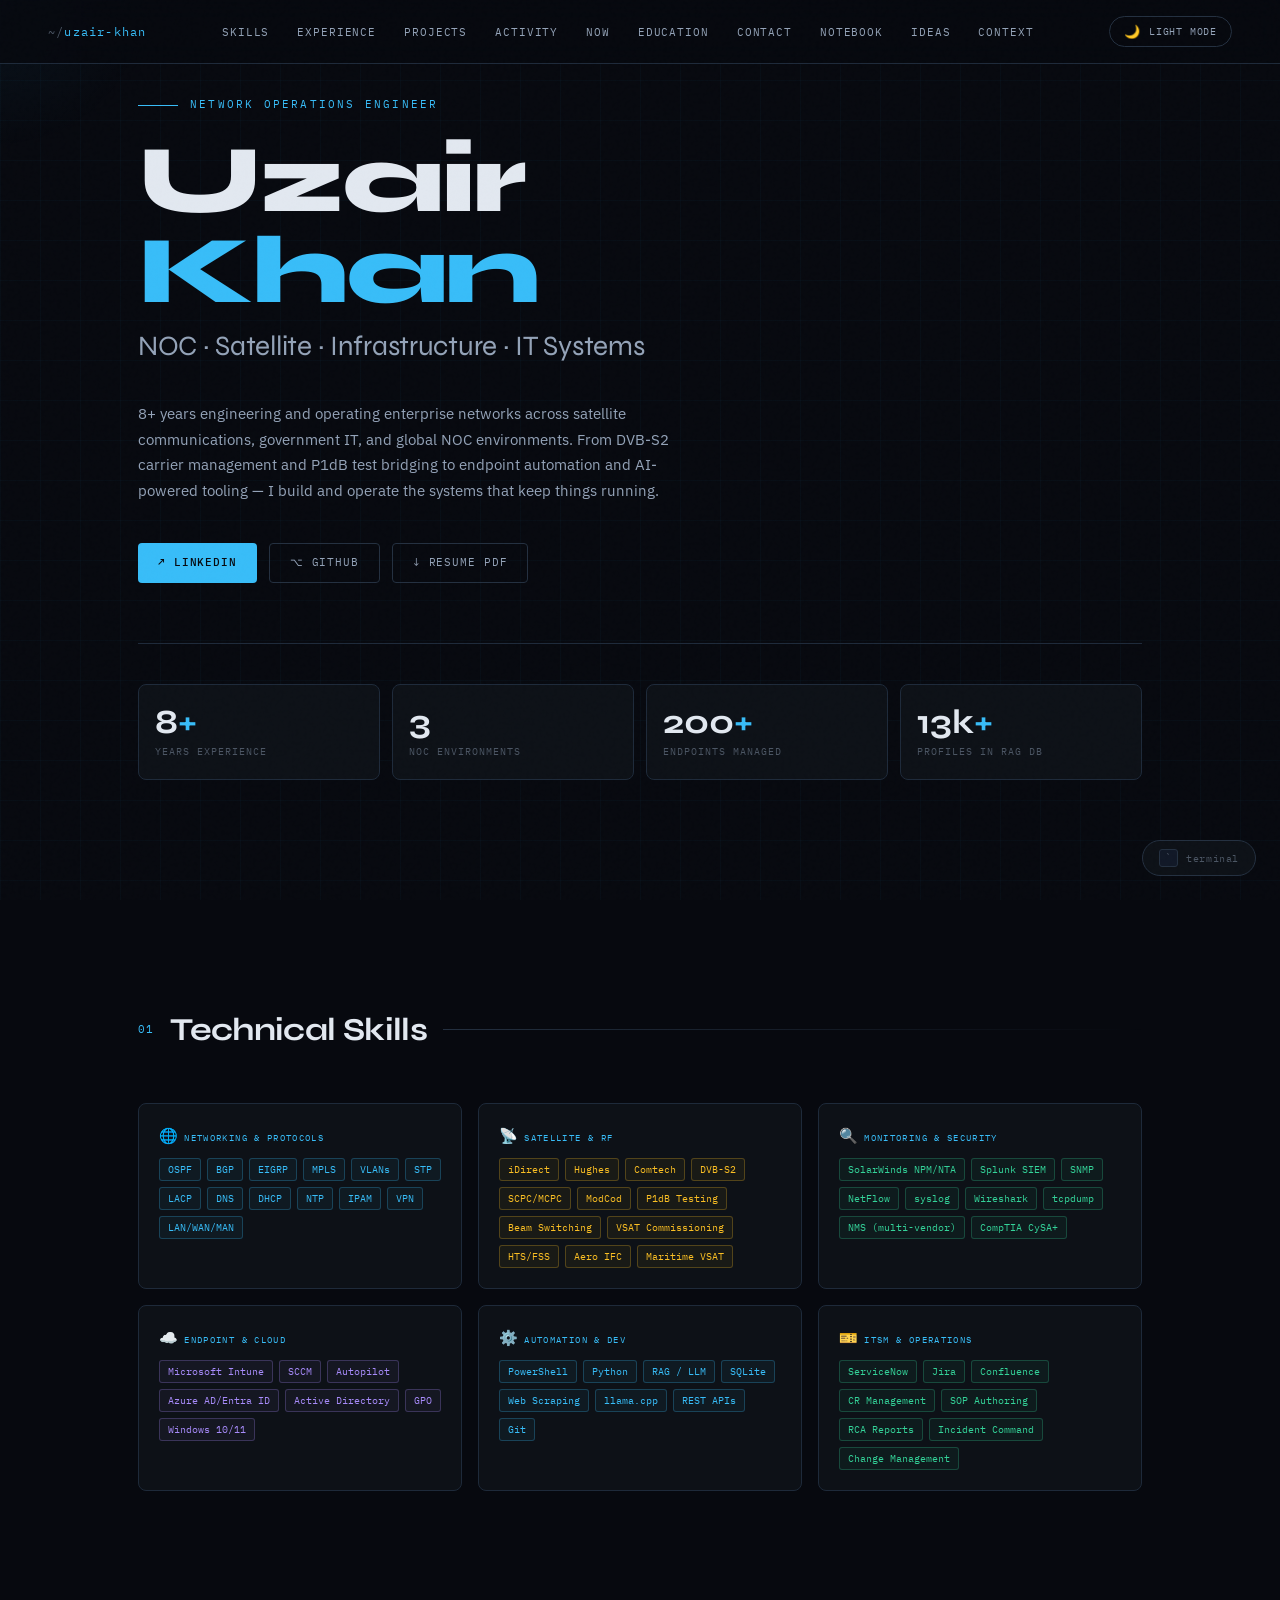
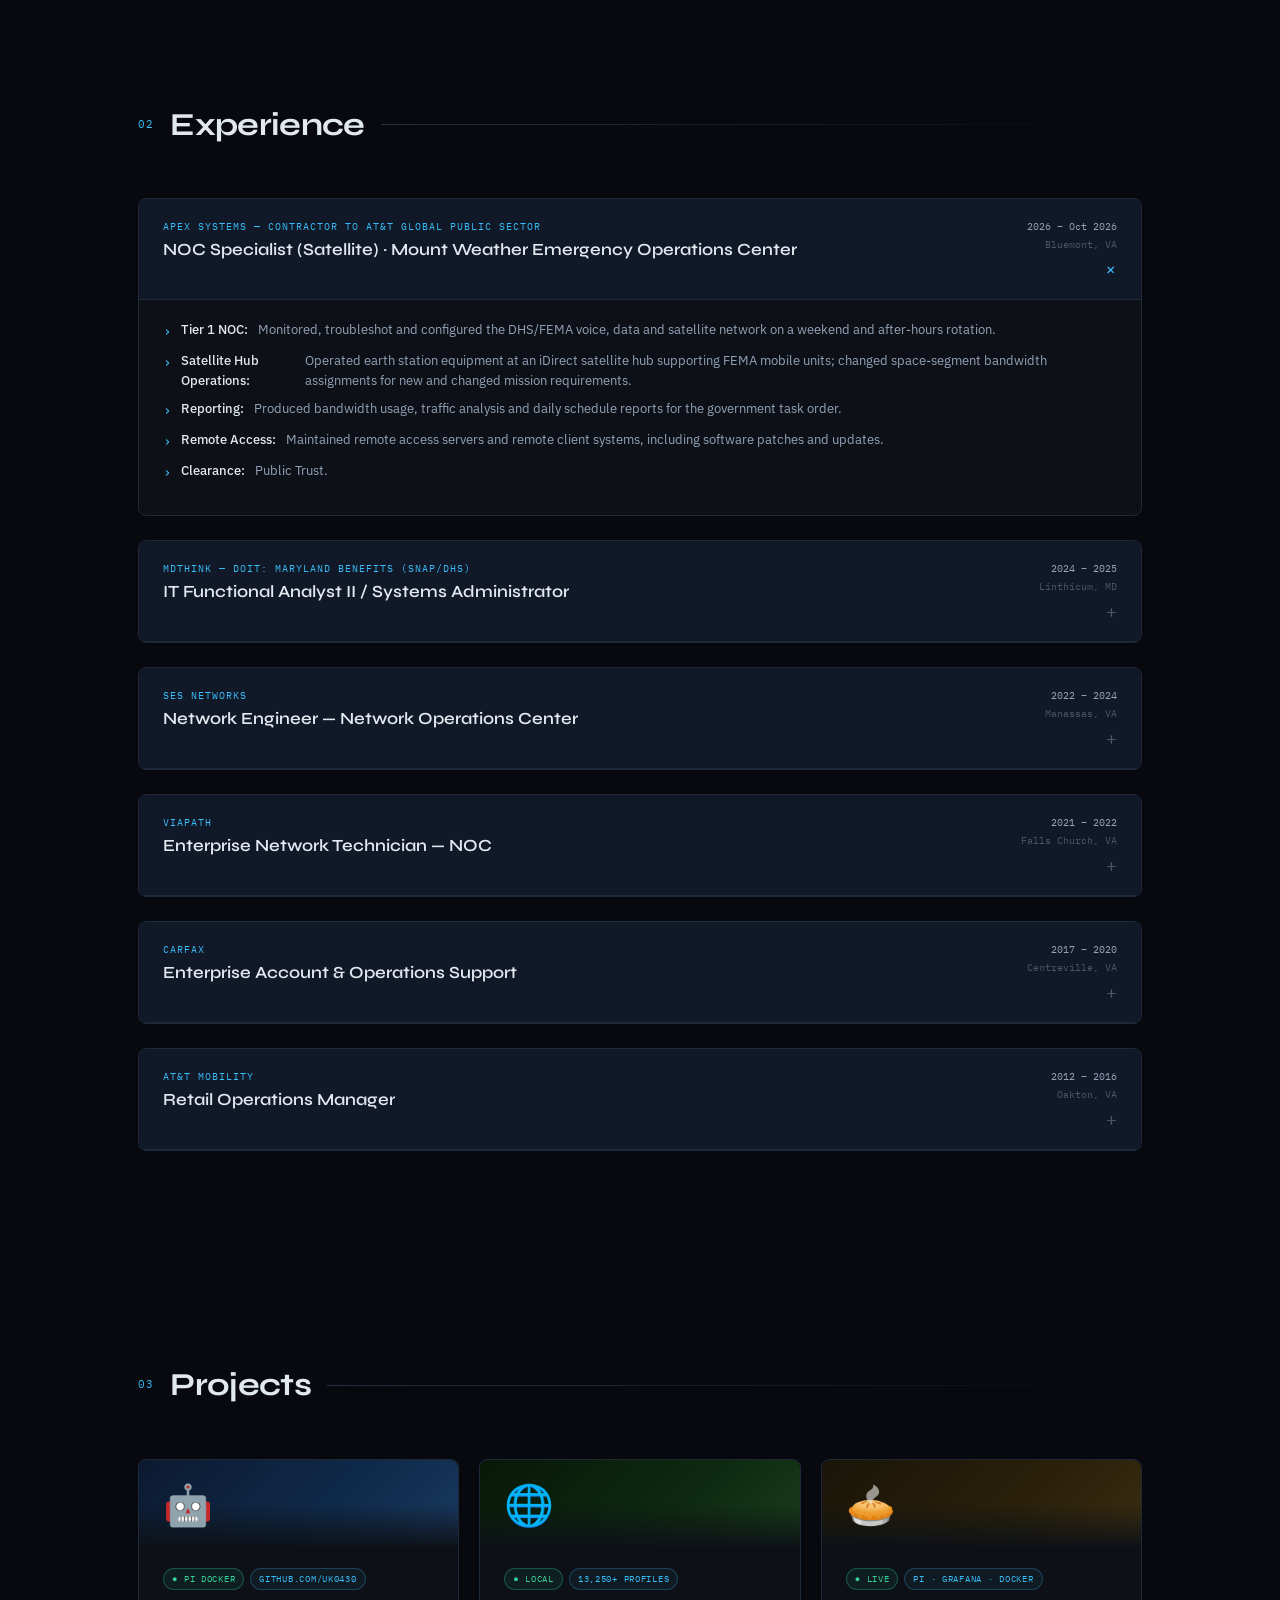
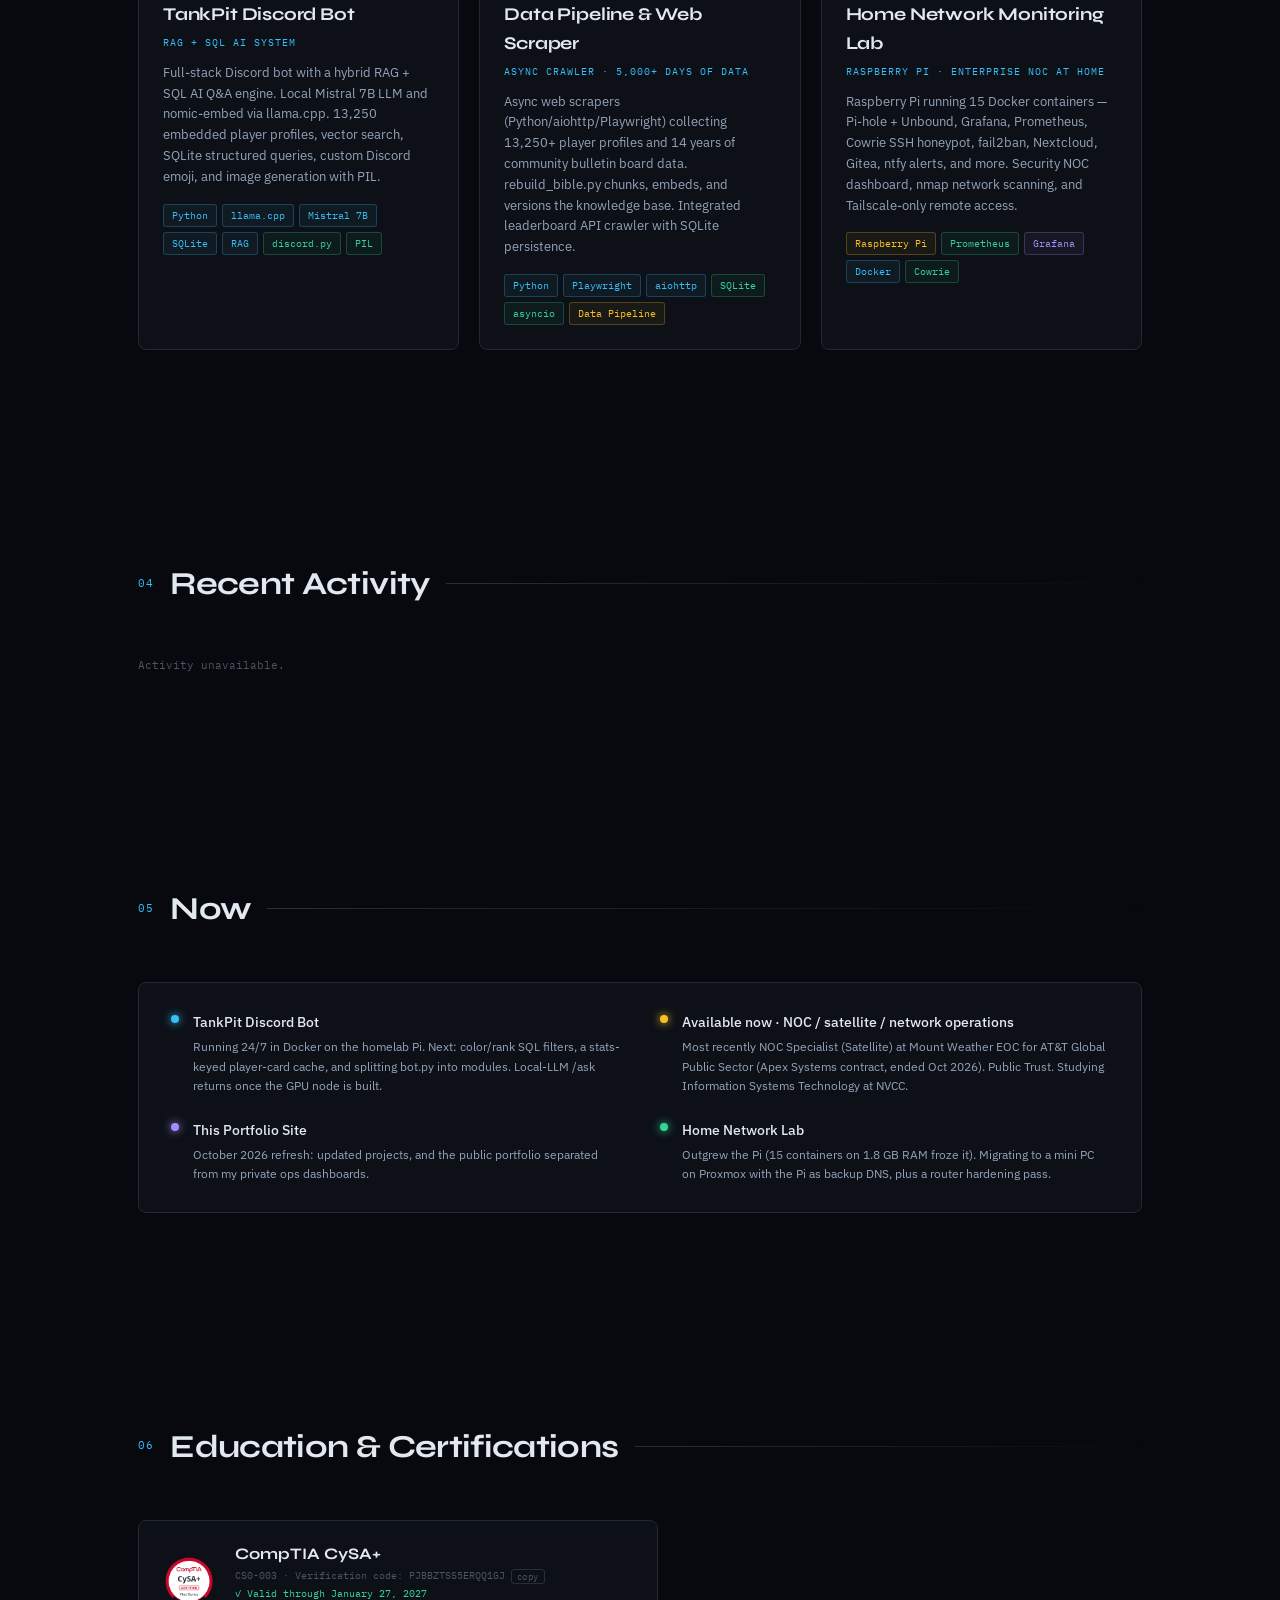
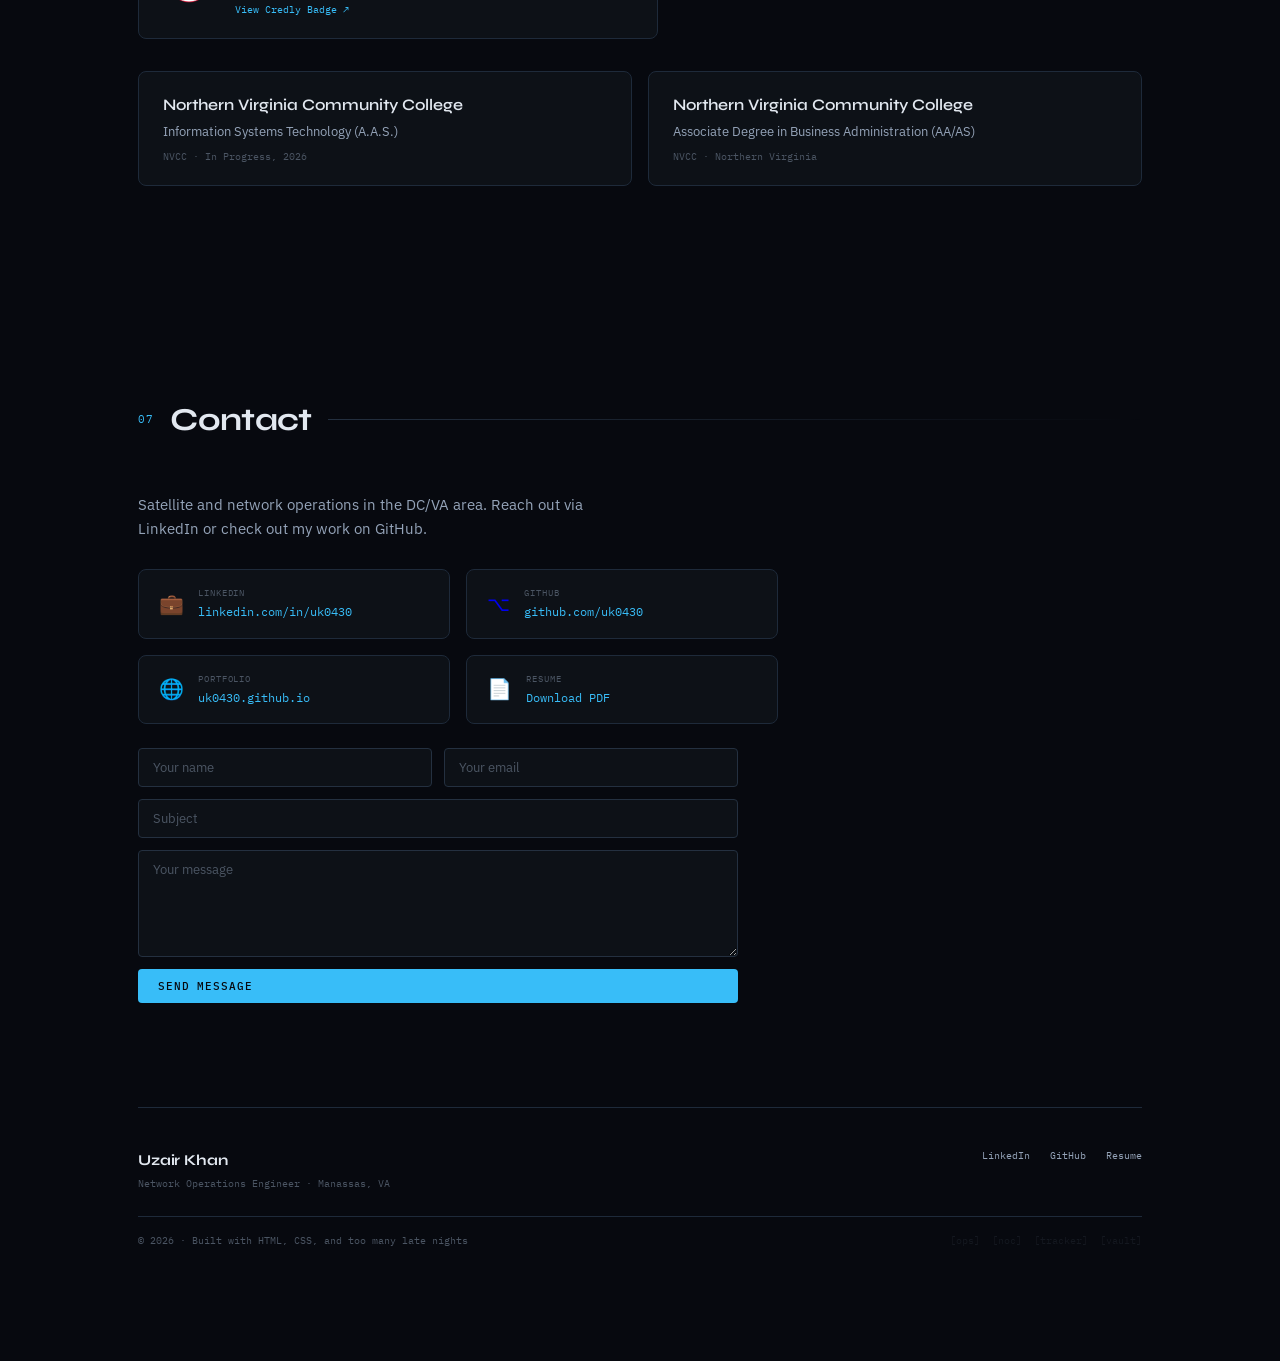
<file: index.html>
<!DOCTYPE html>
<html lang="en">
<head>
<meta charset="UTF-8">
<meta name="viewport" content="width=device-width, initial-scale=1.0">
<title>Uzair Khan — Network Operations Engineer</title>
<meta name="description" content="Portfolio of Uzair Khan — Network Operations Engineer specializing in satellite NOC, enterprise IT, and infrastructure automation.">
<link href="https://fonts.googleapis.com/css2?family=Syne:wght@400;500;600;700;800&family=IBM+Plex+Mono:wght@300;400;500&family=IBM+Plex+Sans:ital,wght@0,300;0,400;0,500;1,300&display=swap" rel="stylesheet">
<link rel="icon" href="assets/favicon.svg" type="image/svg+xml">
<link rel="stylesheet" href="assets/style.css">
<script src="assets/main.js"></script>
<meta property="og:title" content="Uzair Khan — Network Operations Engineer">
<meta property="og:description" content="8+ years engineering enterprise networks across satellite comms, government IT, and global NOC environments.">
<meta property="og:url" content="https://uk0430.github.io">
<meta property="og:type" content="website">
<meta name="twitter:card" content="summary">
<meta name="twitter:title" content="Uzair Khan — Network Operations Engineer">
<meta name="twitter:description" content="8+ years engineering enterprise networks across satellite comms, government IT, and global NOC environments.">
</head>
<body>
<div id="scroll-progress"></div>

<div class="glow" id="glow"></div>

<!-- NAV -->
<nav>
  <a class="nav-logo" href="index.html"><span>~/</span>uzair-khan</a>
  <ul class="nav-links">
    <li><a href="#skills">Skills</a></li>
    <li><a href="#experience">Experience</a></li>
    <li><a href="#projects">Projects</a></li>
    <li><a href="#activity">Activity</a></li>
    <li><a href="#now">Now</a></li>
    <li><a href="#education">Education</a></li>
    <li><a href="#contact">Contact</a></li>
    <li><a href="changelog.html">Notebook</a></li>
    <li><a href="ideas.html">Ideas</a></li>
    <li><a href="context.html">Context</a></li>
  </ul>
  <div class="nav-right">
    <button class="theme-toggle" onclick="toggleTheme()" id="themeBtn">
      <span class="toggle-icon">🌙</span>
      <span id="themeLabel">LIGHT MODE</span>
    </button>
    <button class="hamburger" id="hamburger" onclick="toggleNav()" aria-label="Menu">
      <span></span><span></span><span></span>
    </button>
  </div>
</nav>

<div class="wrapper">

  <!-- HERO -->
  <section class="hero" style="min-height:100vh;display:flex;flex-direction:column;justify-content:center;padding-top:80px;">
    <div class="hero-eyebrow fade-in" style="font-family:var(--mono);font-size:11px;color:var(--accent);letter-spacing:0.2em;text-transform:uppercase;margin-bottom:20px;display:flex;align-items:center;gap:12px;">
      <span style="display:block;width:40px;height:1px;background:var(--accent);"></span>
      Network Operations Engineer
    </div>
    <h1 class="hero-name fade-in" style="font-family:var(--display);font-size:clamp(56px,8vw,96px);font-weight:800;line-height:0.95;letter-spacing:-0.03em;margin-bottom:8px;">
      Uzair<br><span class="accent" style="color:var(--accent);">Khan</span>
    </h1>
    <div id="hero-role" class="fade-in" style="font-family:var(--display);font-size:clamp(18px,3vw,28px);font-weight:400;color:var(--dim);margin-bottom:32px;letter-spacing:-0.01em;">
      NOC · Satellite · Infrastructure · IT Systems
    </div>
    <p class="fade-in" style="max-width:560px;font-size:15px;color:var(--dim);line-height:1.7;margin-bottom:40px;">
      8+ years engineering and operating enterprise networks across satellite communications,
      government IT, and global NOC environments. From DVB-S2 carrier management and
      P1dB test bridging to endpoint automation and AI-powered tooling — I build and
      operate the systems that keep things running.
    </p>
    <div class="fade-in" style="display:flex;flex-wrap:wrap;gap:12px;margin-bottom:60px;">
      <a href="https://linkedin.com/in/uk0430" class="btn btn-primary" target="_blank">↗ LinkedIn</a>
      <a href="https://github.com/uk0430" class="btn btn-ghost" target="_blank">⌥ GitHub</a>
      <a href="assets/Uzair_Khan_Resume.pdf" class="btn btn-ghost" download>↓ Resume PDF</a>
    </div>
    <div class="hero-stats fade-in">
      <div class="stat-card">
        <div class="stat-value">8<span class="stat-plus">+</span></div>
        <div class="stat-label">Years Experience</div>
      </div>
      <div class="stat-card">
        <div class="stat-value">3</div>
        <div class="stat-label">NOC Environments</div>
      </div>
      <div class="stat-card">
        <div class="stat-value">200<span class="stat-plus">+</span></div>
        <div class="stat-label">Endpoints Managed</div>
      </div>
      <div class="stat-card">
        <div class="stat-value">13k<span class="stat-plus">+</span></div>
        <div class="stat-label">Profiles in RAG DB</div>
      </div>
    </div>
  </section>

  <!-- SKILLS -->
  <section id="skills">
    <div class="section-header">
      <span class="section-num">01</span>
      <h2 class="section-title">Technical Skills</h2>
      <div class="section-line"></div>
    </div>
    <div class="skills-grid">
      <div class="skill-card">
        <div class="skill-card-label"><span class="skill-icon">🌐</span>Networking & Protocols</div>
        <div class="skill-tags">
          <span class="tag tag-blue">OSPF</span><span class="tag tag-blue">BGP</span>
          <span class="tag tag-blue">EIGRP</span><span class="tag tag-blue">MPLS</span>
          <span class="tag tag-blue">VLANs</span><span class="tag tag-blue">STP</span>
          <span class="tag tag-blue">LACP</span><span class="tag tag-blue">DNS</span>
          <span class="tag tag-blue">DHCP</span><span class="tag tag-blue">NTP</span>
          <span class="tag tag-blue">IPAM</span><span class="tag tag-blue">VPN</span>
          <span class="tag tag-blue">LAN/WAN/MAN</span>
        </div>
      </div>
      <div class="skill-card">
        <div class="skill-card-label"><span class="skill-icon">📡</span>Satellite & RF</div>
        <div class="skill-tags">
          <span class="tag tag-amber">iDirect</span><span class="tag tag-amber">Hughes</span>
          <span class="tag tag-amber">Comtech</span><span class="tag tag-amber">DVB-S2</span>
          <span class="tag tag-amber">SCPC/MCPC</span><span class="tag tag-amber">ModCod</span>
          <span class="tag tag-amber">P1dB Testing</span><span class="tag tag-amber">Beam Switching</span>
          <span class="tag tag-amber">VSAT Commissioning</span><span class="tag tag-amber">HTS/FSS</span>
          <span class="tag tag-amber">Aero IFC</span><span class="tag tag-amber">Maritime VSAT</span>
        </div>
      </div>
      <div class="skill-card">
        <div class="skill-card-label"><span class="skill-icon">🔍</span>Monitoring & Security</div>
        <div class="skill-tags">
          <span class="tag tag-green">SolarWinds NPM/NTA</span>
          <span class="tag tag-green">Splunk SIEM</span>
          <span class="tag tag-green">SNMP</span><span class="tag tag-green">NetFlow</span>
          <span class="tag tag-green">syslog</span><span class="tag tag-green">Wireshark</span>
          <span class="tag tag-green">tcpdump</span>
          <span class="tag tag-green">NMS (multi-vendor)</span>
          <span class="tag tag-green">CompTIA CySA+</span>
        </div>
      </div>
      <div class="skill-card">
        <div class="skill-card-label"><span class="skill-icon">☁️</span>Endpoint & Cloud</div>
        <div class="skill-tags">
          <span class="tag tag-purple">Microsoft Intune</span>
          <span class="tag tag-purple">SCCM</span><span class="tag tag-purple">Autopilot</span>
          <span class="tag tag-purple">Azure AD/Entra ID</span>
          <span class="tag tag-purple">Active Directory</span>
          <span class="tag tag-purple">GPO</span>
          <span class="tag tag-purple">Windows 10/11</span>
        </div>
      </div>
      <div class="skill-card">
        <div class="skill-card-label"><span class="skill-icon">⚙️</span>Automation & Dev</div>
        <div class="skill-tags">
          <span class="tag tag-blue">PowerShell</span>
          <span class="tag tag-blue">Python</span>
          <span class="tag tag-blue">RAG / LLM</span>
          <span class="tag tag-blue">SQLite</span>
          <span class="tag tag-blue">Web Scraping</span>
          <span class="tag tag-blue">llama.cpp</span>
          <span class="tag tag-blue">REST APIs</span>
          <span class="tag tag-blue">Git</span>
        </div>
      </div>
      <div class="skill-card">
        <div class="skill-card-label"><span class="skill-icon">🎫</span>ITSM & Operations</div>
        <div class="skill-tags">
          <span class="tag tag-green">ServiceNow</span>
          <span class="tag tag-green">Jira</span>
          <span class="tag tag-green">Confluence</span>
          <span class="tag tag-green">CR Management</span>
          <span class="tag tag-green">SOP Authoring</span>
          <span class="tag tag-green">RCA Reports</span>
          <span class="tag tag-green">Incident Command</span>
          <span class="tag tag-green">Change Management</span>
        </div>
      </div>
    </div>
  </section>

  <!-- EXPERIENCE -->
  <section id="experience">
    <div class="section-header">
      <span class="section-num">02</span>
      <h2 class="section-title">Experience</h2>
      <div class="section-line"></div>
    </div>
    <div class="exp-list">

      <div class="exp-card open">
        <div class="exp-header" onclick="toggleExp(this)">
          <div>
            <div class="exp-company">Apex Systems — contractor to AT&amp;T Global Public Sector</div>
            <div class="exp-title">NOC Specialist (Satellite) · Mount Weather Emergency Operations Center</div>
          </div>
          <div style="display:flex;flex-direction:column;align-items:flex-end;gap:6px;">
            <div class="exp-meta"><span class="exp-date">2026 – Oct 2026</span><span class="exp-loc">Bluemont, VA</span></div>
            <div class="exp-toggle">+</div>
          </div>
        </div>
        <div class="exp-body">
          <ul class="exp-bullets">
            <li><b>Tier 1 NOC:</b> Monitored, troubleshot and configured the DHS/FEMA voice, data and satellite network on a weekend and after-hours rotation.</li>
            <li><b>Satellite Hub Operations:</b> Operated earth station equipment at an iDirect satellite hub supporting FEMA mobile units; changed space-segment bandwidth assignments for new and changed mission requirements.</li>
            <li><b>Reporting:</b> Produced bandwidth usage, traffic analysis and daily schedule reports for the government task order.</li>
            <li><b>Remote Access:</b> Maintained remote access servers and remote client systems, including software patches and updates.</li>
            <li><b>Clearance:</b> Public Trust.</li>
          </ul>
        </div>
      </div>

      <div class="exp-card">
        <div class="exp-header" onclick="toggleExp(this)">
          <div>
            <div class="exp-company">MDThink — DoIT: Maryland Benefits (SNAP/DHS)</div>
            <div class="exp-title">IT Functional Analyst II / Systems Administrator</div>
          </div>
          <div style="display:flex;flex-direction:column;align-items:flex-end;gap:6px;">
            <div class="exp-meta"><span class="exp-date">2024 – 2025</span><span class="exp-loc">Linthicum, MD</span></div>
            <div class="exp-toggle">+</div>
          </div>
        </div>
        <div class="exp-body">
          <ul class="exp-bullets">
            <li><b>Endpoint Fleet:</b> Managed lifecycle of <span class="metric">200+ devices</span> via Intune, SCCM, Autopilot — imaging, provisioning, and day-one onboarding for software engineers on Maryland's SNAP benefits systems.</li>
            <li><b>Azure AD / Entra ID:</b> Administered Conditional Access policies, MFA enforcement, group-based licensing, and IAM access reviews. Ticket owner for cross-team Jira credential and access requests.</li>
            <li><b>Policy Automation:</b> Authored PowerShell scripts deployed via SolarWinds to test GPO/Intune baseline propagation across hundreds of endpoints; flagged failures and remediated per change control.</li>
            <li><b>Asset Inventory Script:</b> Built Python/PowerShell scanner for state-owned and vendor electronics; fed custom Jira inventory schema, auto-reported to Confluence, distributed digests to VP and management.</li>
            <li><b>Jira Dashboard Engineering:</b> Built multi-panel dashboards with custom JQL queries, pie charts, shipping/inventory/lifecycle tracking, and Confluence KB widget integrations.</li>
            <li><b>KB & SOP Authoring:</b> Authored enterprise KB articles: onboarding/offboarding, Wi-Fi failover, device intake, shared mailbox setup, vendor communication, PTO documentation.</li>
            <li><b>AI Chatbot Prototype:</b> Built conversational agent for Google Spaces to handle IT policy Q&A — reducing tier-1 tickets by enabling software engineer self-service.</li>
            <li><b>Physical Infrastructure:</b> Audited wall jacks, traced switch port assignments, managed patch panel labeling, replaced HDMI/power cabling. Provided AV/network support for executive presentations.</li>
          </ul>
          <div class="exp-impact">Impact: Improved endpoint deployment velocity and reduced provisioning errors through automation. Inventory script eliminated manual tracking for 200+ state-owned assets.</div>
          <div class="exp-tools">
            <span class="tag tag-purple">Intune</span><span class="tag tag-purple">SCCM</span>
            <span class="tag tag-purple">Autopilot</span><span class="tag tag-purple">Azure AD</span>
            <span class="tag tag-blue">PowerShell</span><span class="tag tag-blue">Python</span>
            <span class="tag tag-green">SolarWinds</span><span class="tag tag-green">ServiceNow</span>
            <span class="tag tag-green">Jira</span><span class="tag tag-green">Confluence</span>
          </div>
        </div>
      </div>

      <div class="exp-card">
        <div class="exp-header" onclick="toggleExp(this)">
          <div>
            <div class="exp-company">SES Networks</div>
            <div class="exp-title">Network Engineer — Network Operations Center</div>
          </div>
          <div style="display:flex;flex-direction:column;align-items:flex-end;gap:6px;">
            <div class="exp-meta"><span class="exp-date">2022 – 2024</span><span class="exp-loc">Manassas, VA</span></div>
            <div class="exp-toggle">+</div>
          </div>
        </div>
        <div class="exp-body">
          <ul class="exp-bullets">
            <li><b>Global Satellite NOC (24x7):</b> Tier 2/3 support for global satellite and IP network — maritime, fixed VSAT, and aero IFC. Platforms: iDirect, Hughes, Comtech. Primary NOC contact for SKALA customers and VNOs.</li>
            <li><b>P1dB Saturation Testing:</b> Bridged P1dB transmit power tests — managed three-way call between customer, ground station RF engineers, and NOC; monitored uplink power, documented results, cleared carriers for service.</li>
            <li><b>Site Commissioning:</b> Commissioned new fixed terminals and vessel VSAT sites: azimuth/elevation verification, modem registration, link margin validation, service activation sign-off.</li>
            <li><b>Beam Switching:</b> Executed manual beam switches across all regions; migrated vessels to better-performing orbital slots; updated bandwidth packages per contract terms.</li>
            <li><b>DVB-S2 / RF:</b> Real-time ModCod adjustments on DVB-S2 carriers. Managed SCPC and MCPC configurations and transponder utilization.</li>
            <li><b>OSPF & BGP:</b> OSPF backbone — adjacencies, routing flags, route state verification. BGP on vessel CPE — neighbor state, prefix ads, session reset analysis.</li>
            <li><b>iDirect Modem Diagnostics:</b> Pulled modem logs; checked Ec/No, symbol rate, upstream/downstream stats to isolate RF vs. network faults.</li>
            <li><b>Splunk SIEM:</b> Onboarded log sources; built SPL searches and threshold alerts reducing MTTD across <span class="metric">30+ nodes</span>.</li>
            <li><b>Incident Command:</b> Led war rooms during service-affecting events; coordinated satellite ops, terrestrial engineering, ground station teams, and vendor NOCs. Authored RCA reports.</li>
          </ul>
          <div class="exp-impact">Impact: 99.9%+ availability across maritime and aero links. P1dB bridge coordination reduced SKALA activation delays. Splunk integration improved fault correlation across 30+ nodes.</div>
          <div class="exp-tools">
            <span class="tag tag-amber">iDirect</span><span class="tag tag-amber">DVB-S2</span>
            <span class="tag tag-amber">ModCod</span><span class="tag tag-amber">P1dB</span>
            <span class="tag tag-blue">BGP</span><span class="tag tag-blue">OSPF</span>
            <span class="tag tag-blue">MPLS</span><span class="tag tag-blue">Cisco/Juniper</span>
            <span class="tag tag-green">Splunk</span><span class="tag tag-green">SNMP</span>
            <span class="tag tag-green">NetFlow</span><span class="tag tag-green">ServiceNow</span>
          </div>
        </div>
      </div>

      <div class="exp-card">
        <div class="exp-header" onclick="toggleExp(this)">
          <div>
            <div class="exp-company">ViaPath</div>
            <div class="exp-title">Enterprise Network Technician — NOC</div>
          </div>
          <div style="display:flex;flex-direction:column;align-items:flex-end;gap:6px;">
            <div class="exp-meta"><span class="exp-date">2021 – 2022</span><span class="exp-loc">Falls Church, VA</span></div>
            <div class="exp-toggle">+</div>
          </div>
        </div>
        <div class="exp-body">
          <ul class="exp-bullets">
            <li><b>WAN/LAN Monitoring:</b> Monitored <span class="metric">100+ correctional facility sites</span> via SolarWinds NPM/NTA; SNMP alerts within 15-min SLA, log analysis, root-cause diagnostics.</li>
            <li><b>Carrier Coordination:</b> Coordinated with LECs to validate maintenance and carrier-side disruptions; tracked Change Requests to suppress false-positive escalations.</li>
            <li><b>Satellite Failover:</b> Initiated ViaSat satellite failover for remote sites; documented activation/restoration per site runbook.</li>
            <li>Provisioned new facility sites, decommissioned legacy locations; dispatched field technicians with hardware SOPs.</li>
          </ul>
          <div class="exp-impact">Impact: Improved uptime across mission-critical correctional facility infrastructure through rapid SLA response and structured redundancy.</div>
          <div class="exp-tools">
            <span class="tag tag-green">SolarWinds NPM/NTA</span>
            <span class="tag tag-green">SNMP</span>
            <span class="tag tag-amber">ViaSat Failover</span>
            <span class="tag tag-green">ServiceNow</span>
          </div>
        </div>
      </div>

      <div class="exp-card">
        <div class="exp-header" onclick="toggleExp(this)">
          <div>
            <div class="exp-company">Carfax</div>
            <div class="exp-title">Enterprise Account & Operations Support</div>
          </div>
          <div style="display:flex;flex-direction:column;align-items:flex-end;gap:6px;">
            <div class="exp-meta"><span class="exp-date">2017 – 2020</span><span class="exp-loc">Centreville, VA</span></div>
            <div class="exp-toggle">+</div>
          </div>
        </div>
        <div class="exp-body">
          <ul class="exp-bullets">
            <li><b>API Integration Support:</b> Tier 2 support for CARFAX RESTful API and POS integrations; diagnosed data transmission failures, mapping errors, and auth issues between dealer systems and CARFAX APIs.</li>
            <li>Managed ticket lifecycle in Salesforce CRM; authored KB articles for recurring failures; escalated API defects with structured reproduction steps.</li>
          </ul>
          <div class="exp-tools">
            <span class="tag tag-blue">RESTful APIs</span>
            <span class="tag tag-green">Salesforce CRM</span>
            <span class="tag tag-purple">POS Systems</span>
          </div>
        </div>
      </div>

      <div class="exp-card">
        <div class="exp-header" onclick="toggleExp(this)">
          <div>
            <div class="exp-company">AT&T Mobility</div>
            <div class="exp-title">Retail Operations Manager</div>
          </div>
          <div style="display:flex;flex-direction:column;align-items:flex-end;gap:6px;">
            <div class="exp-meta"><span class="exp-date">2012 – 2016</span><span class="exp-loc">Oakton, VA</span></div>
            <div class="exp-toggle">+</div>
          </div>
        </div>
        <div class="exp-body">
          <ul class="exp-bullets">
            <li><b>OPUS NCR Tablet POS:</b> Operated AT&T's OPUS NCR tablet-based POS — one of the first tablet POS deployments in telecom retail. Led team of 10 on transaction, inventory, and error resolution workflows.</li>
            <li><b>Backend CLI Provisioning:</b> Used AT&T's backend command-line provisioning system to activate wireless service, push SIM-level configurations, and diagnose provisioning failures at carrier backend level.</li>
            <li><b>DSAT / DIRECTV:</b> Configured DIRECTV installations via DSAT backend; managed account setup and technician dispatch for bundled service activations.</li>
            <li><b>MDM & Device Activation:</b> Provisioned smartphones, tablets, IoT devices; MDM enrollment for business accounts with enterprise email, VPN, and MAM policy configuration.</li>
          </ul>
          <div class="exp-tools">
            <span class="tag tag-amber">OPUS NCR POS</span>
            <span class="tag tag-amber">AT&T CLI Provisioning</span>
            <span class="tag tag-amber">DSAT/DIRECTV</span>
            <span class="tag tag-purple">MDM</span>
          </div>
        </div>
      </div>

    </div>
  </section>

  <!-- PROJECTS -->
  <section id="projects">
    <div class="section-header">
      <span class="section-num">03</span>
      <h2 class="section-title">Projects</h2>
      <div class="section-line"></div>
    </div>
    <div class="projects-grid">

      <a href="projects/tankpit.html" class="project-card">
        <span class="project-arrow">↗</span>
        <div class="project-visual pv-bot">
          <span class="project-visual-icon">🤖</span>
        </div>
        <div class="project-badges">
          <span class="badge badge-live">Pi Docker</span>
          <span class="badge badge-gh">github.com/uk0430</span>
        </div>
        <div class="project-title">TankPit Discord Bot</div>
        <div class="project-sub">RAG + SQL AI System</div>
        <p class="project-desc">
          Full-stack Discord bot with a hybrid RAG + SQL AI Q&A engine. Local Mistral 7B LLM
          and nomic-embed via llama.cpp. 13,250 embedded player profiles, vector search,
          SQLite structured queries, custom Discord emoji, and image generation with PIL.
        </p>
        <div class="project-tags">
          <span class="tag tag-blue">Python</span>
          <span class="tag tag-blue">llama.cpp</span>
          <span class="tag tag-blue">Mistral 7B</span>
          <span class="tag tag-blue">SQLite</span>
          <span class="tag tag-blue">RAG</span>
          <span class="tag tag-green">discord.py</span>
          <span class="tag tag-green">PIL</span>
        </div>
      </a>

      <a href="projects/scraper.html" class="project-card">
        <span class="project-arrow">↗</span>
        <div class="project-visual pv-data">
          <span class="project-visual-icon">🌐</span>
        </div>
        <div class="project-badges">
          <span class="badge badge-live">Local</span>
          <span class="badge badge-gh">13,250+ Profiles</span>
        </div>
        <div class="project-title">Data Pipeline & Web Scraper</div>
        <div class="project-sub">Async Crawler · 5,000+ Days of Data</div>
        <p class="project-desc">
          Async web scrapers (Python/aiohttp/Playwright) collecting 13,250+ player profiles
          and 14 years of community bulletin board data. rebuild_bible.py chunks, embeds,
          and versions the knowledge base. Integrated leaderboard API crawler with SQLite persistence.
        </p>
        <div class="project-tags">
          <span class="tag tag-blue">Python</span>
          <span class="tag tag-blue">Playwright</span>
          <span class="tag tag-blue">aiohttp</span>
          <span class="tag tag-green">SQLite</span>
          <span class="tag tag-green">asyncio</span>
          <span class="tag tag-amber">Data Pipeline</span>
        </div>
      </a>

      <a href="projects/homelab.html" class="project-card">
        <span class="project-arrow">↗</span>
        <div class="project-visual pv-homelab">
          <span class="project-visual-icon">🥧</span>
        </div>
        <div class="project-badges">
          <span class="badge badge-live">Live</span>
          <span class="badge badge-gh">Pi · Grafana · Docker</span>
        </div>
        <div class="project-title">Home Network Monitoring Lab</div>
        <div class="project-sub">Raspberry Pi · Enterprise NOC at Home</div>
        <p class="project-desc">
          Raspberry Pi running 15 Docker containers — Pi-hole + Unbound, Grafana, Prometheus,
          Cowrie SSH honeypot, fail2ban, Nextcloud, Gitea, ntfy alerts, and more. Security NOC
          dashboard, nmap network scanning, and Tailscale-only remote access.
        </p>
        <div class="project-tags">
          <span class="tag tag-amber">Raspberry Pi</span>
          <span class="tag tag-green">Prometheus</span>
          <span class="tag tag-purple">Grafana</span>
          <span class="tag tag-blue">Docker</span>
          <span class="tag tag-green">Cowrie</span>
        </div>
      </a>

    </div>
  </section>

  <!-- GITHUB ACTIVITY -->
  <section id="activity">
    <div class="section-header">
      <span class="section-num">04</span>
      <h2 class="section-title">Recent Activity</h2>
      <div class="section-line"></div>
    </div>
    <div class="activity-list" id="github-activity">
      <p class="activity-empty" style="font-family:var(--mono);font-size:11px;color:var(--muted);">Loading...</p>
    </div>
  </section>

  <!-- NOW -->
  <section id="now">
    <div class="section-header">
      <span class="section-num">05</span>
      <h2 class="section-title">Now</h2>
      <div class="section-line"></div>
    </div>
    <div class="now-card">
      <div class="now-list">

        <div class="now-item">
          <div class="now-dot"></div>
          <div>
            <div class="now-item-title">TankPit Discord Bot</div>
            <div class="now-item-desc">Running 24/7 in Docker on the homelab Pi. Next: color/rank SQL filters, a stats-keyed player-card cache, and splitting bot.py into modules. Local-LLM /ask returns once the GPU node is built.</div>
          </div>
        </div>

        <div class="now-item">
          <div class="now-dot" style="background:var(--amber);box-shadow:0 0 8px var(--amber);animation-delay:0.5s;"></div>
          <div>
            <div class="now-item-title">Available now · NOC / satellite / network operations</div>
            <div class="now-item-desc">Most recently NOC Specialist (Satellite) at Mount Weather EOC for AT&amp;T Global Public Sector (Apex Systems contract, ended Oct 2026). Public Trust. Studying Information Systems Technology at NVCC.</div>
          </div>
        </div>

        <div class="now-item">
          <div class="now-dot" style="background:var(--purple);box-shadow:0 0 8px var(--purple);animation-delay:1s;"></div>
          <div>
            <div class="now-item-title">This Portfolio Site</div>
            <div class="now-item-desc">October 2026 refresh: updated projects, and the public portfolio separated from my private ops dashboards.</div>
          </div>
        </div>

        <div class="now-item">
          <div class="now-dot" style="background:var(--green);box-shadow:0 0 8px var(--green);animation-delay:1.5s;"></div>
          <div>
            <div class="now-item-title">Home Network Lab</div>
            <div class="now-item-desc">Outgrew the Pi (15 containers on 1.8 GB RAM froze it). Migrating to a mini PC on Proxmox with the Pi as backup DNS, plus a router hardening pass.</div>
          </div>
        </div>

      </div>
    </div>
  </section>

  <!-- EDUCATION + CERT -->
  <section id="education">
    <div class="section-header">
      <span class="section-num">06</span>
      <h2 class="section-title">Education & Certifications</h2>
      <div class="section-line"></div>
    </div>

    <a href="https://www.credly.com/badges/3ebd0c7c-f2e6-4ddb-bf0b-85c6dafa39b4/linked_in_profile" target="_blank" class="cert-card" style="margin-bottom:32px;text-decoration:none;">
      <img src="assets/cysa-badge.png" alt="CompTIA CySA+" style="width:52px;height:52px;border-radius:50%;object-fit:cover;">
      <div>
        <div class="cert-name">CompTIA CySA+</div>
        <div class="cert-meta">CS0-003 · Verification code: PJBBZTSS5ERQQ1GJ<button class="copy-btn" id="copy-cert-btn" onclick="copyCertCode();event.preventDefault()">copy</button></div>
        <div class="cert-valid">✓ Valid through January 27, 2027</div>
        <div class="cert-link">View Credly Badge ↗</div>
      </div>
    </a>

    <div class="edu-grid">
      <div class="edu-card">
        <div class="edu-school">Northern Virginia Community College</div>
        <div class="edu-degree">Information Systems Technology (A.A.S.)</div>
        <div class="edu-meta">NVCC · In Progress, 2026</div>
      </div>
      <div class="edu-card">
        <div class="edu-school">Northern Virginia Community College</div>
        <div class="edu-degree">Associate Degree in Business Administration (AA/AS)</div>
        <div class="edu-meta">NVCC · Northern Virginia</div>
      </div>
    </div>
  </section>

  <!-- CONTACT -->
  <section id="contact">
    <div class="section-header">
      <span class="section-num">07</span>
      <h2 class="section-title">Contact</h2>
      <div class="section-line"></div>
    </div>
    <p style="font-size:15px;color:var(--dim);margin-bottom:28px;max-width:480px;">
      Satellite and network operations in the DC/VA area.
      Reach out via LinkedIn or check out my work on GitHub.
    </p>
    <div class="contact-grid">
      <a href="https://linkedin.com/in/uk0430" class="contact-card" target="_blank">
        <span class="contact-icon">💼</span>
        <div>
          <div class="contact-label">LinkedIn</div>
          <div class="contact-value">linkedin.com/in/uk0430</div>
        </div>
      </a>
      <a href="https://github.com/uk0430" class="contact-card" target="_blank">
        <span class="contact-icon">⌥</span>
        <div>
          <div class="contact-label">GitHub</div>
          <div class="contact-value">github.com/uk0430</div>
        </div>
      </a>
      <a href="https://uk0430.github.io" class="contact-card" target="_blank">
        <span class="contact-icon">🌐</span>
        <div>
          <div class="contact-label">Portfolio</div>
          <div class="contact-value">uk0430.github.io</div>
        </div>
      </a>
      <a href="assets/Uzair_Khan_Resume.pdf" class="contact-card" download>
        <span class="contact-icon">📄</span>
        <div>
          <div class="contact-label">Resume</div>
          <div class="contact-value">Download PDF</div>
        </div>
      </a>
    </div>

    <form action="https://formspree.io/f/mjgapjdq" method="POST" class="contact-form">
      <div class="form-row">
        <input type="text" name="name" placeholder="Your name" required>
        <input type="email" name="email" placeholder="Your email" required>
      </div>
      <input type="text" name="subject" placeholder="Subject">
      <textarea name="message" placeholder="Your message" rows="5" required></textarea>
      <input type="hidden" name="_subject" value="New message from uk0430.github.io">
      <button type="submit" class="btn btn-primary">Send Message</button>
    </form>
  </section>

  <footer>
    <div class="footer-top">
      <div class="footer-brand">
        <div class="footer-name">Uzair Khan</div>
        <div class="footer-tagline">Network Operations Engineer · Manassas, VA</div>
      </div>
      <div class="footer-links">
        <a href="https://linkedin.com/in/uk0430" target="_blank">LinkedIn</a>
        <a href="https://github.com/uk0430" target="_blank">GitHub</a>
        <a href="assets/Uzair_Khan_Resume.pdf" download>Resume</a>
      </div>
    </div>
    <div class="footer-bottom">
      <span class="footer-copy">© 2026 · Built with HTML, CSS, and too many late nights</span>
      <span class="footer-private">
        <a href="/ops.html" title="ops">[ops]</a>
        <a href="/noc.html" title="noc">[noc]</a>
        <a href="/tracker.html" title="tracker">[tracker]</a>
        <a href="/vault.html" title="vault">[vault]</a>
      </span>
    </div>
  </footer>

</div>

<!-- TERMINAL -->
<div id="terminal-modal" class="terminal-modal" style="display:none;">
  <div class="terminal-window">
    <div class="term-titlebar">
      <span class="term-titlebar-title">uzair@portfolio:~</span>
      <span class="term-titlebar-hint">ESC or ` to close</span>
      <button class="term-close" onclick="closeTerminal()">✕</button>
    </div>
    <div id="term-output"></div>
    <div class="term-input-row">
      <span class="term-input-prompt">$ </span>
      <input type="text" id="term-input" autocomplete="off" spellcheck="false" placeholder="type a command...">
    </div>
  </div>
</div>

<button class="term-fab" onclick="openTerminal()">
  <span class="term-fab-key">`</span> terminal
</button>

<!-- GoatCounter analytics — replace YOURCODE with your site code from goatcounter.com -->
<!-- <script data-goatcounter="https://YOURCODE.goatcounter.com/count" async src="//gc.zgo.at/count.js"></script> -->
</body>
</html>
</file>
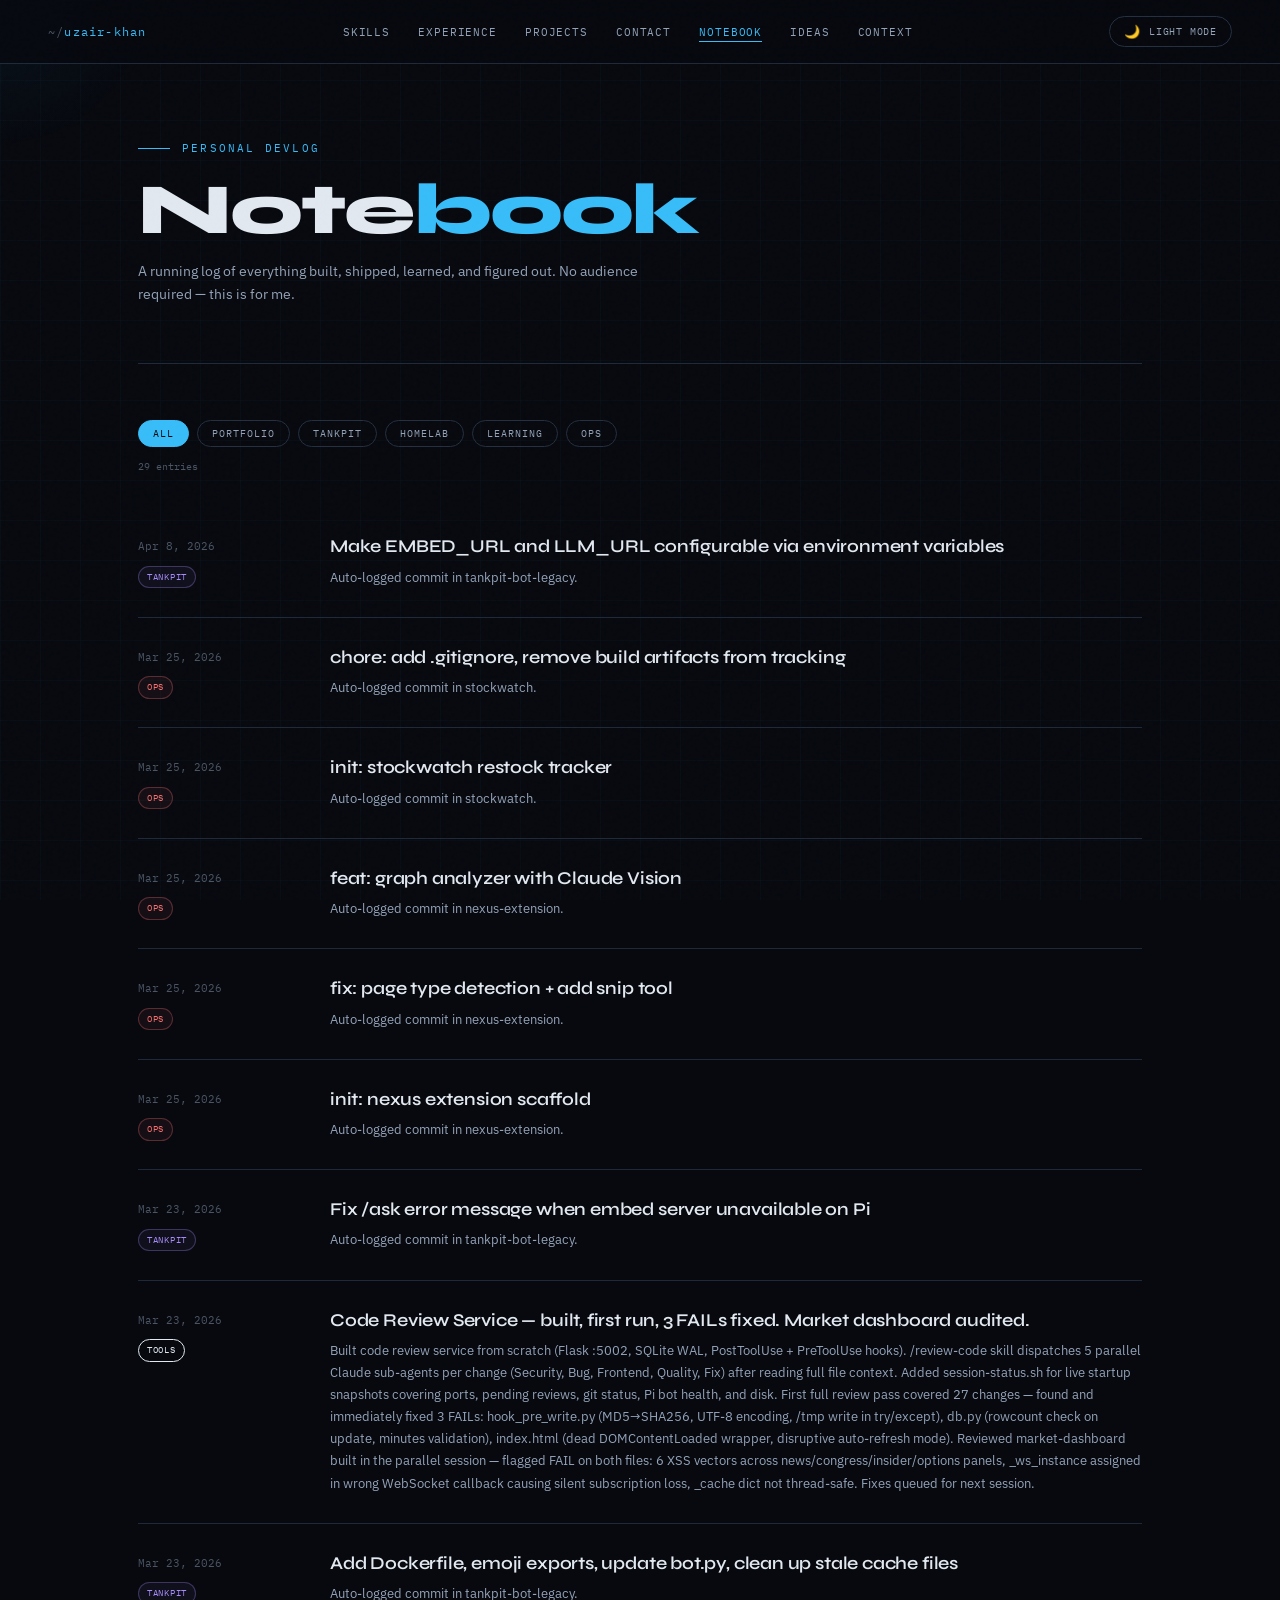
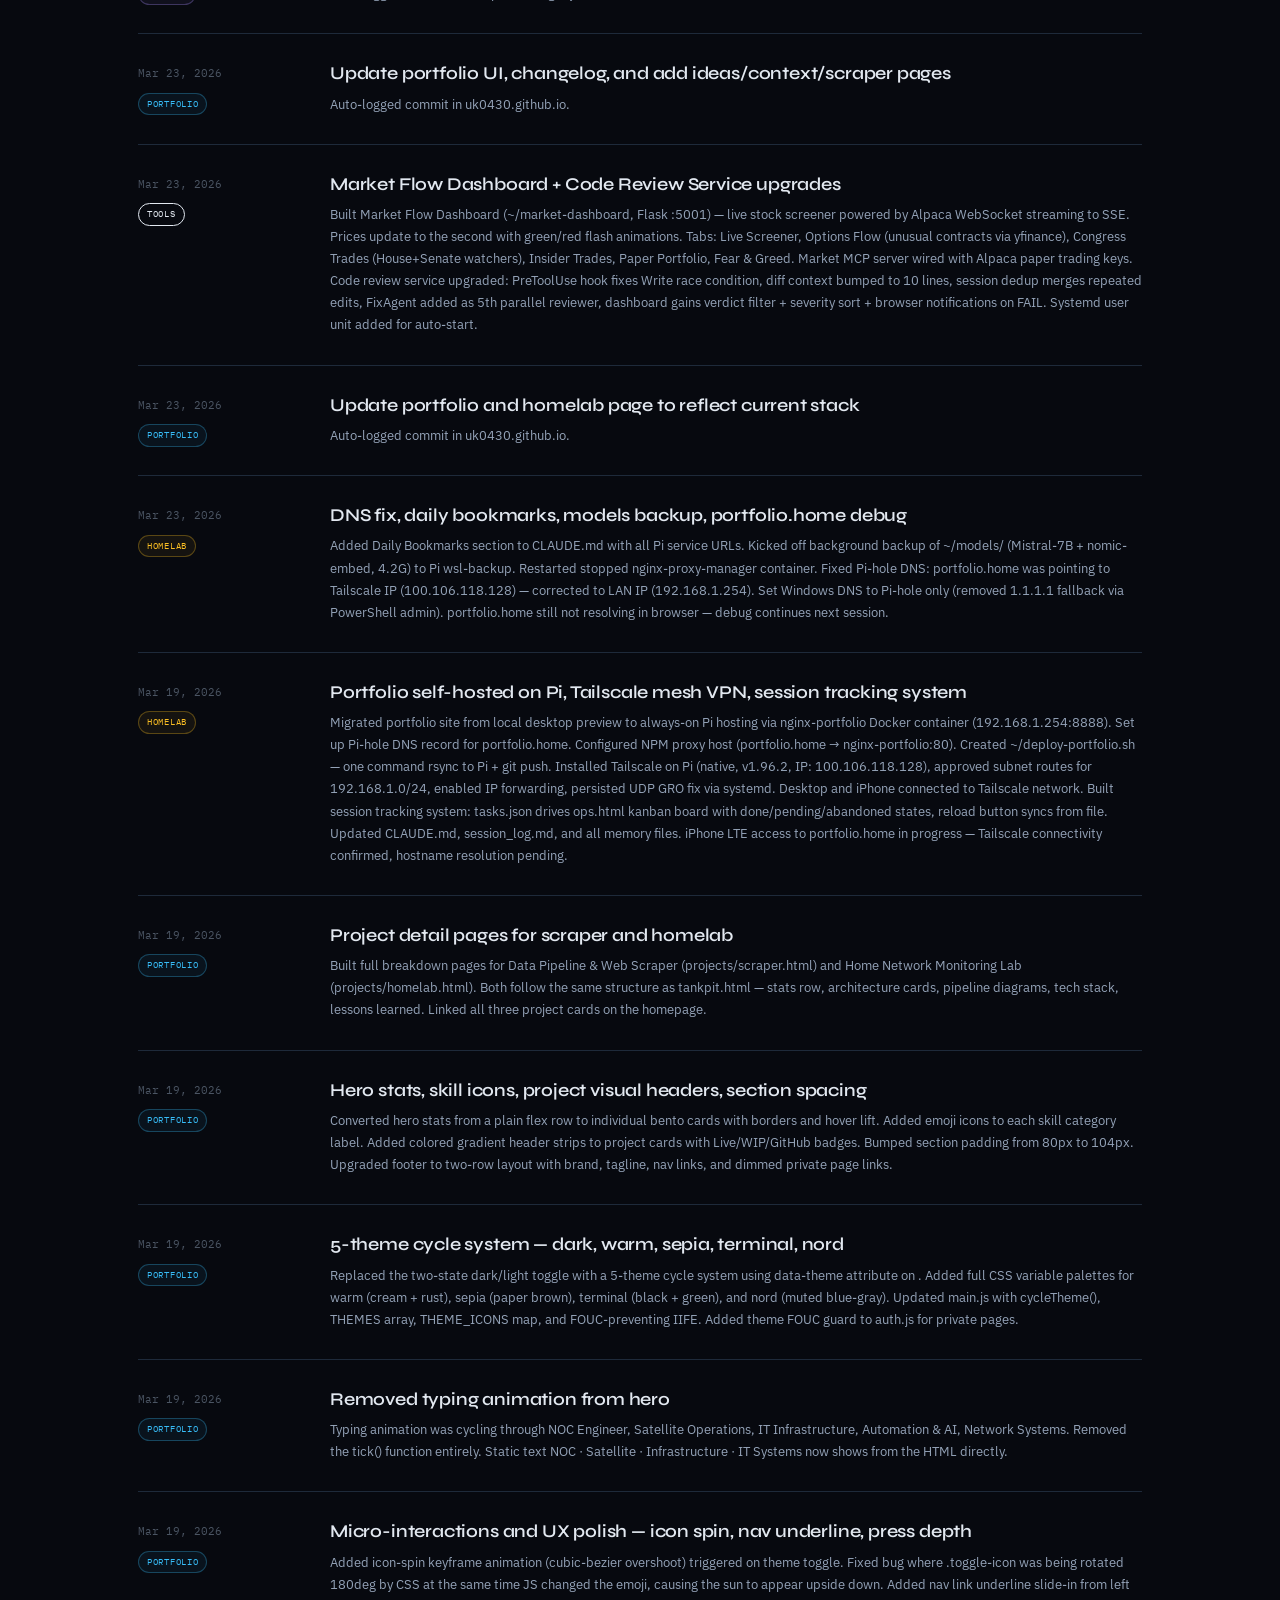
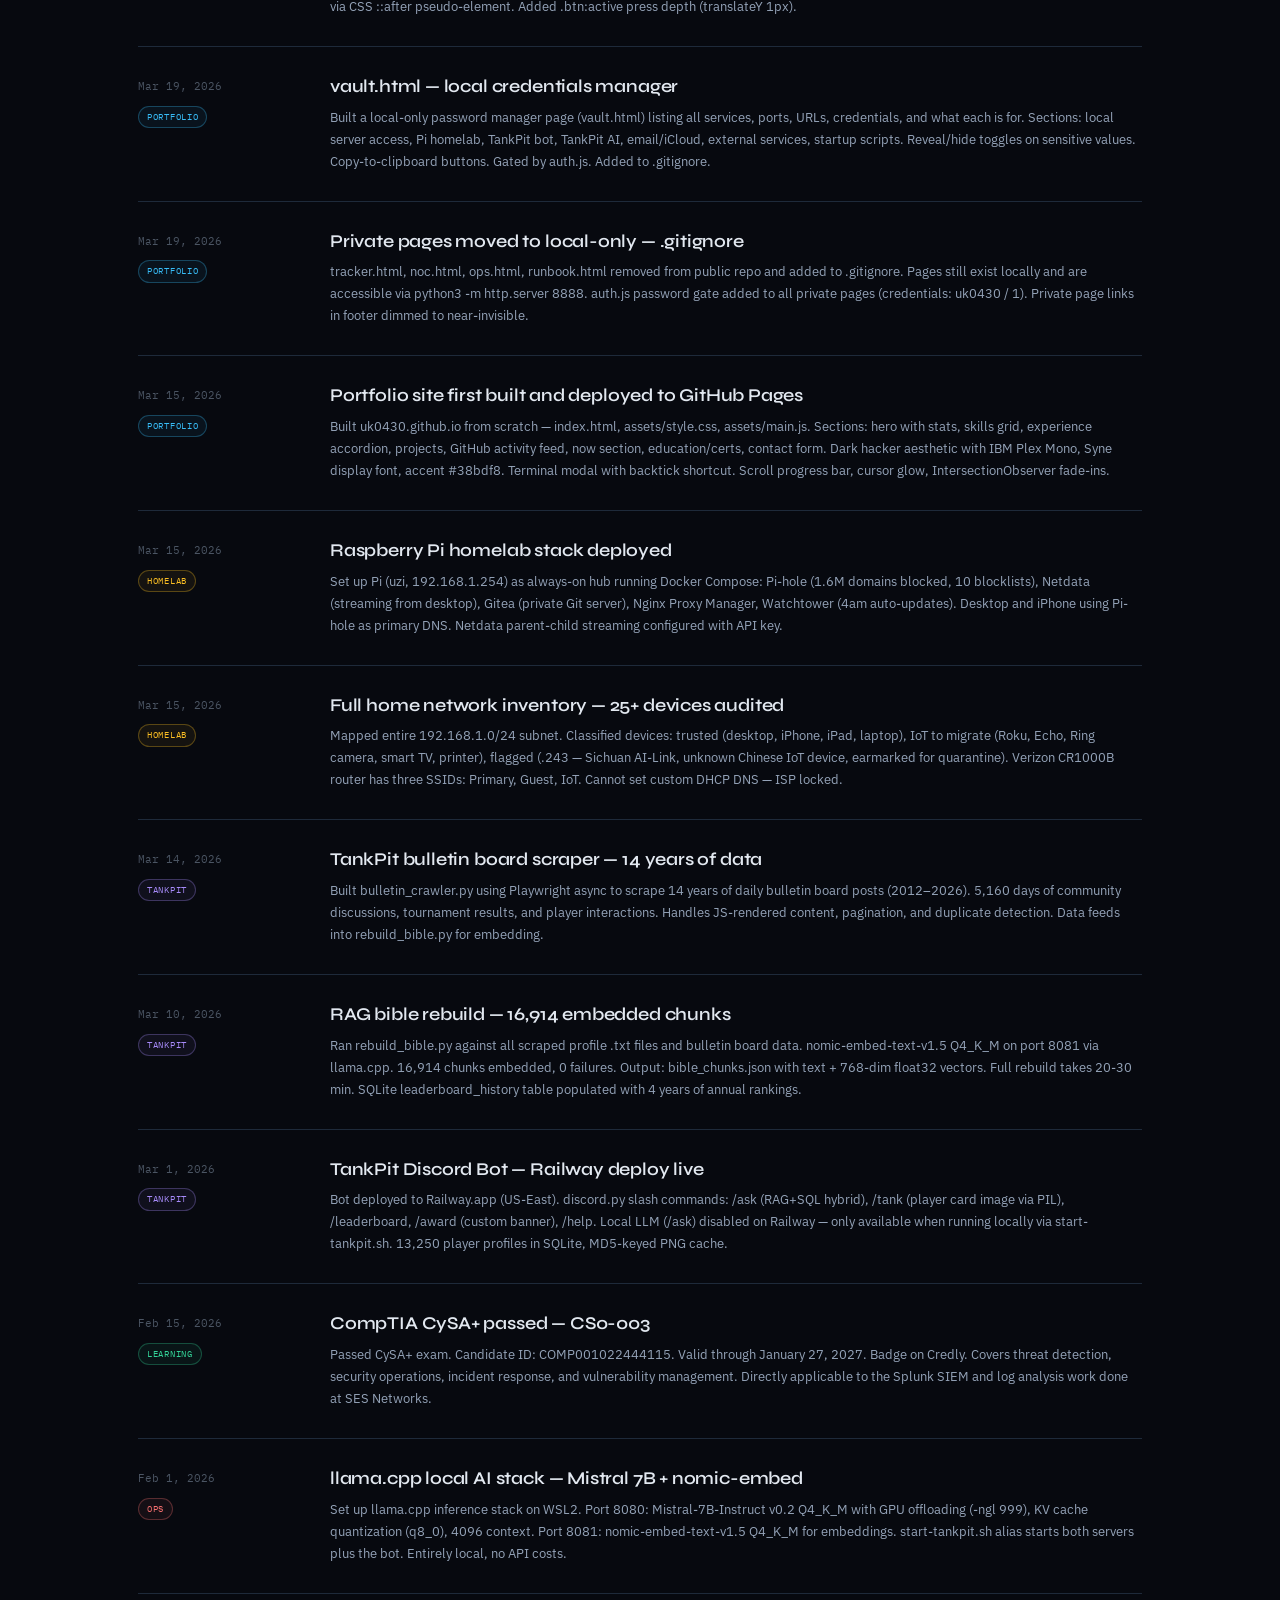
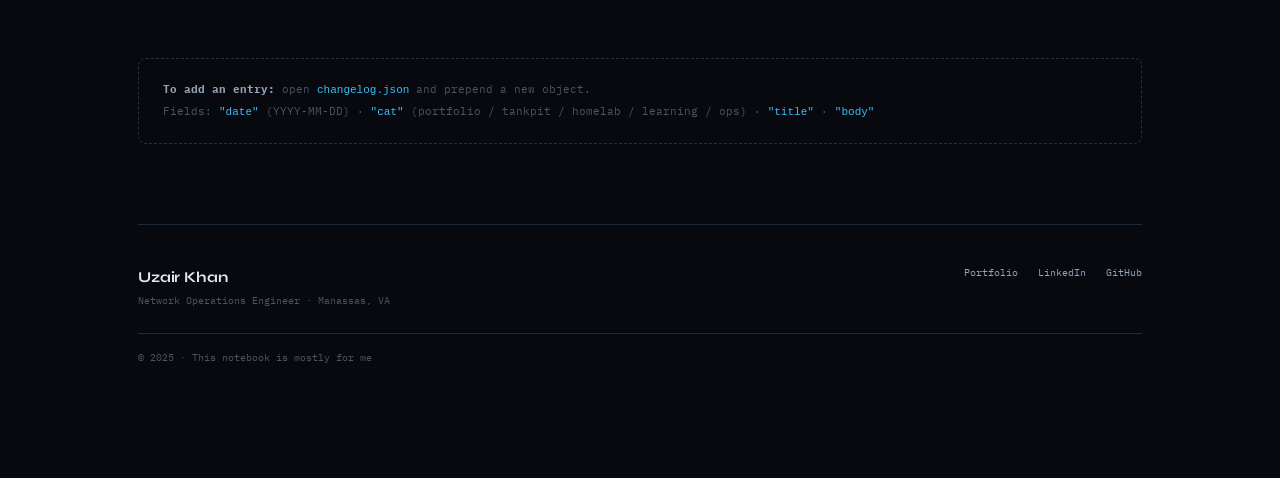
<file: changelog.html>
<!DOCTYPE html>
<html lang="en">
<head>
<meta charset="UTF-8">
<meta name="viewport" content="width=device-width, initial-scale=1.0">
<title>Notebook — Uzair Khan</title>
<meta name="description" content="A running devlog of everything built, learned, and shipped.">
<link href="https://fonts.googleapis.com/css2?family=Syne:wght@400;500;600;700;800&family=IBM+Plex+Mono:wght@300;400;500&family=IBM+Plex+Sans:ital,wght@0,300;0,400;0,500;1,300&display=swap" rel="stylesheet">
<link rel="icon" href="assets/favicon.svg" type="image/svg+xml">
<link rel="stylesheet" href="assets/style.css">
<script src="assets/main.js"></script>
<style>
  .nb-hero {
    padding-top: 140px;
    padding-bottom: 56px;
    border-bottom: 1px solid var(--border);
    margin-bottom: 56px;
  }
  .nb-eyebrow {
    font-family: var(--mono);
    font-size: 11px;
    color: var(--accent);
    letter-spacing: 0.2em;
    text-transform: uppercase;
    margin-bottom: 16px;
    display: flex;
    align-items: center;
    gap: 12px;
  }
  .nb-eyebrow::before { content: ''; display: block; width: 32px; height: 1px; background: var(--accent); }
  .nb-title {
    font-family: var(--display);
    font-size: clamp(40px, 7vw, 72px);
    font-weight: 800;
    color: var(--text);
    letter-spacing: -0.03em;
    line-height: 1;
    margin-bottom: 14px;
  }
  .nb-title span { color: var(--accent); }
  .nb-desc { font-size: 14px; color: var(--dim); max-width: 520px; line-height: 1.7; }

  /* ── FILTERS ─────────────────────────────────────── */
  .nb-filters { display: flex; flex-wrap: wrap; gap: 8px; margin-bottom: 12px; }
  .nb-filter {
    font-family: var(--mono);
    font-size: 10px;
    letter-spacing: 0.1em;
    text-transform: uppercase;
    padding: 6px 14px;
    border-radius: 20px;
    border: 1px solid var(--border2);
    background: transparent;
    color: var(--dim);
    cursor: pointer;
    transition: all 0.2s;
  }
  .nb-filter:hover { border-color: var(--accent); color: var(--accent); }
  .nb-filter.active { background: var(--accent); border-color: var(--accent); color: var(--bg); }
  .nb-count { font-family: var(--mono); font-size: 10px; color: var(--muted); margin-bottom: 32px; }

  /* ── ENTRIES ─────────────────────────────────────── */
  .nb-entry {
    display: grid;
    grid-template-columns: 160px 1fr;
    gap: 0 32px;
    padding: 28px 0;
    border-bottom: 1px solid var(--border);
  }
  .nb-entry.hidden { display: none; }
  .nb-entry-meta { padding-top: 3px; }
  .nb-date { font-family: var(--mono); font-size: 11px; color: var(--muted); margin-bottom: 8px; white-space: nowrap; }
  .nb-cat {
    font-family: var(--mono);
    font-size: 9px;
    padding: 3px 8px;
    border-radius: 20px;
    text-transform: uppercase;
    letter-spacing: 0.08em;
    border: 1px solid;
    display: inline-block;
  }
  .nb-cat-portfolio { color: var(--accent);  border-color: rgba(56,189,248,0.3);  background: rgba(56,189,248,0.06); }
  .nb-cat-tankpit   { color: var(--purple);  border-color: rgba(167,139,250,0.3); background: rgba(167,139,250,0.06); }
  .nb-cat-homelab   { color: var(--amber);   border-color: rgba(251,191,36,0.3);  background: rgba(251,191,36,0.06); }
  .nb-cat-learning  { color: var(--green);   border-color: rgba(52,211,153,0.3);  background: rgba(52,211,153,0.06); }
  .nb-cat-ops       { color: var(--red);     border-color: rgba(248,113,113,0.3); background: rgba(248,113,113,0.06); }

  .nb-entry-title {
    font-family: var(--display);
    font-size: 18px;
    font-weight: 600;
    color: var(--text);
    letter-spacing: -0.01em;
    margin-bottom: 8px;
    line-height: 1.3;
  }
  .nb-entry-body { font-size: 13px; color: var(--dim); line-height: 1.7; }

  .nb-empty { font-family: var(--mono); font-size: 12px; color: var(--muted); padding: 48px 0; display: none; }

  .nb-add-hint {
    margin-top: 64px;
    padding: 20px 24px;
    border: 1px dashed var(--border2);
    border-radius: 8px;
    font-family: var(--mono);
    font-size: 11px;
    color: var(--muted);
    line-height: 1.9;
  }
  .nb-add-hint strong { color: var(--dim); }
  .nb-add-hint code { color: var(--accent); }

  @media (max-width: 600px) {
    .nb-entry { grid-template-columns: 1fr; gap: 8px; }
    .nb-entry-meta { display: flex; align-items: center; gap: 10px; }
  }
</style>
</head>
<body>

<div id="scroll-progress"></div>
<div class="glow" id="glow"></div>

<nav>
  <a class="nav-logo" href="index.html"><span>~/</span>uzair-khan</a>
  <ul class="nav-links">
    <li><a href="index.html#skills">Skills</a></li>
    <li><a href="index.html#experience">Experience</a></li>
    <li><a href="index.html#projects">Projects</a></li>
    <li><a href="index.html#contact">Contact</a></li>
    <li><a href="changelog.html">Notebook</a></li>
    <li><a href="ideas.html">Ideas</a></li>
    <li><a href="context.html">Context</a></li>
  </ul>
  <div class="nav-right">
    <button class="theme-toggle" onclick="toggleTheme()" id="themeBtn">
      <span class="toggle-icon">🌙</span>
      <span id="themeLabel">LIGHT MODE</span>
    </button>
    <button class="hamburger" id="hamburger" onclick="toggleNav()" aria-label="Menu">
      <span></span><span></span><span></span>
    </button>
  </div>
</nav>

<div class="wrapper">

  <div class="nb-hero">
    <div class="nb-eyebrow">Personal Devlog</div>
    <h1 class="nb-title">Note<span>book</span></h1>
    <p class="nb-desc">
      A running log of everything built, shipped, learned, and figured out.
      No audience required — this is for me.
    </p>
  </div>

  <div class="nb-filters">
    <button class="nb-filter active" data-cat="all">All</button>
    <button class="nb-filter" data-cat="portfolio">Portfolio</button>
    <button class="nb-filter" data-cat="tankpit">TankPit</button>
    <button class="nb-filter" data-cat="homelab">Homelab</button>
    <button class="nb-filter" data-cat="learning">Learning</button>
    <button class="nb-filter" data-cat="ops">Ops</button>
  </div>
  <div class="nb-count" id="nb-count"></div>

  <div id="nb-list">
    <p style="font-family:var(--mono);font-size:11px;color:var(--muted);">Loading...</p>
  </div>
  <div class="nb-empty" id="nb-empty">No entries in this category yet.</div>

  <div class="nb-add-hint">
    <strong>To add an entry:</strong> open <code>changelog.json</code> and prepend a new object.<br>
    Fields: <code>"date"</code> (YYYY-MM-DD) · <code>"cat"</code> (portfolio / tankpit / homelab / learning / ops) · <code>"title"</code> · <code>"body"</code>
  </div>

  <footer style="margin-top:80px;">
    <div class="footer-top">
      <div class="footer-brand">
        <div class="footer-name">Uzair Khan</div>
        <div class="footer-tagline">Network Operations Engineer · Manassas, VA</div>
      </div>
      <div class="footer-links">
        <a href="index.html">Portfolio</a>
        <a href="https://linkedin.com/in/uk0430" target="_blank">LinkedIn</a>
        <a href="https://github.com/uk0430" target="_blank">GitHub</a>
      </div>
    </div>
    <div class="footer-bottom">
      <span class="footer-copy">© 2025 · This notebook is mostly for me</span>
    </div>
  </footer>

</div>

<script>
const CAT_LABELS = { portfolio:'Portfolio', tankpit:'TankPit', homelab:'Homelab', learning:'Learning', ops:'Ops' };

function formatDate(str) {
  return new Date(str + 'T00:00:00').toLocaleDateString('en-US', { year:'numeric', month:'short', day:'numeric' });
}

function render(entries, filter) {
  const list  = document.getElementById('nb-list');
  const empty = document.getElementById('nb-empty');
  const count = document.getElementById('nb-count');
  const rows  = filter === 'all' ? entries : entries.filter(e => e.cat === filter);

  if (!rows.length) {
    list.innerHTML = '';
    empty.style.display = 'block';
    count.textContent = '';
    return;
  }
  empty.style.display = 'none';
  count.textContent = rows.length + ' entr' + (rows.length === 1 ? 'y' : 'ies');
  list.innerHTML = rows.map(e => `
    <div class="nb-entry">
      <div class="nb-entry-meta">
        <div class="nb-date">${formatDate(e.date)}</div>
        <span class="nb-cat nb-cat-${e.cat}">${CAT_LABELS[e.cat] || e.cat}</span>
      </div>
      <div>
        <div class="nb-entry-title">${e.title}</div>
        <div class="nb-entry-body">${e.body}</div>
      </div>
    </div>
  `).join('');
}

let all = [], active = 'all';

fetch('changelog.json')
  .then(r => r.json())
  .then(data => { all = data; render(all, active); })
  .catch(() => {
    document.getElementById('nb-list').innerHTML =
      '<p style="font-family:var(--mono);font-size:11px;color:var(--muted);">Could not load changelog.json.</p>';
  });

document.querySelectorAll('.nb-filter').forEach(btn => {
  btn.addEventListener('click', () => {
    document.querySelectorAll('.nb-filter').forEach(b => b.classList.remove('active'));
    btn.classList.add('active');
    active = btn.dataset.cat;
    render(all, active);
  });
});
</script>

</body>
</html>
</file>
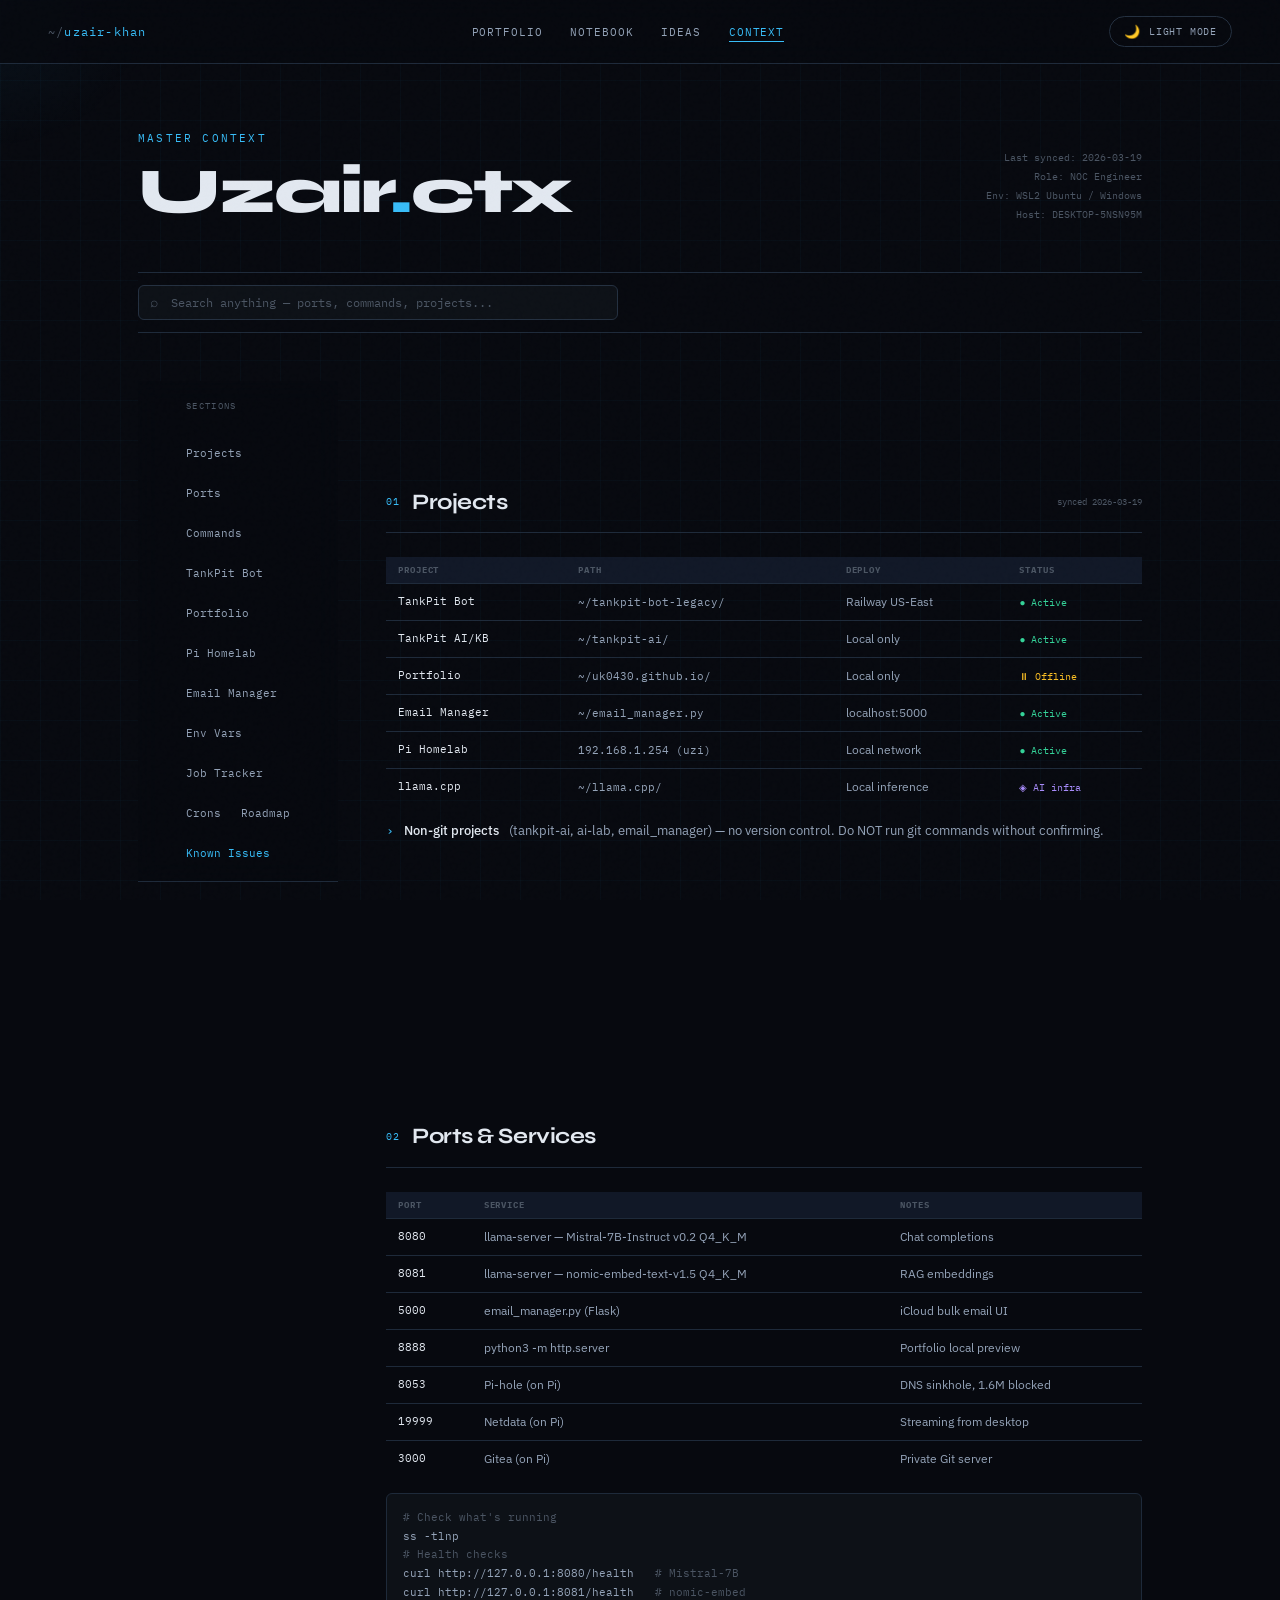
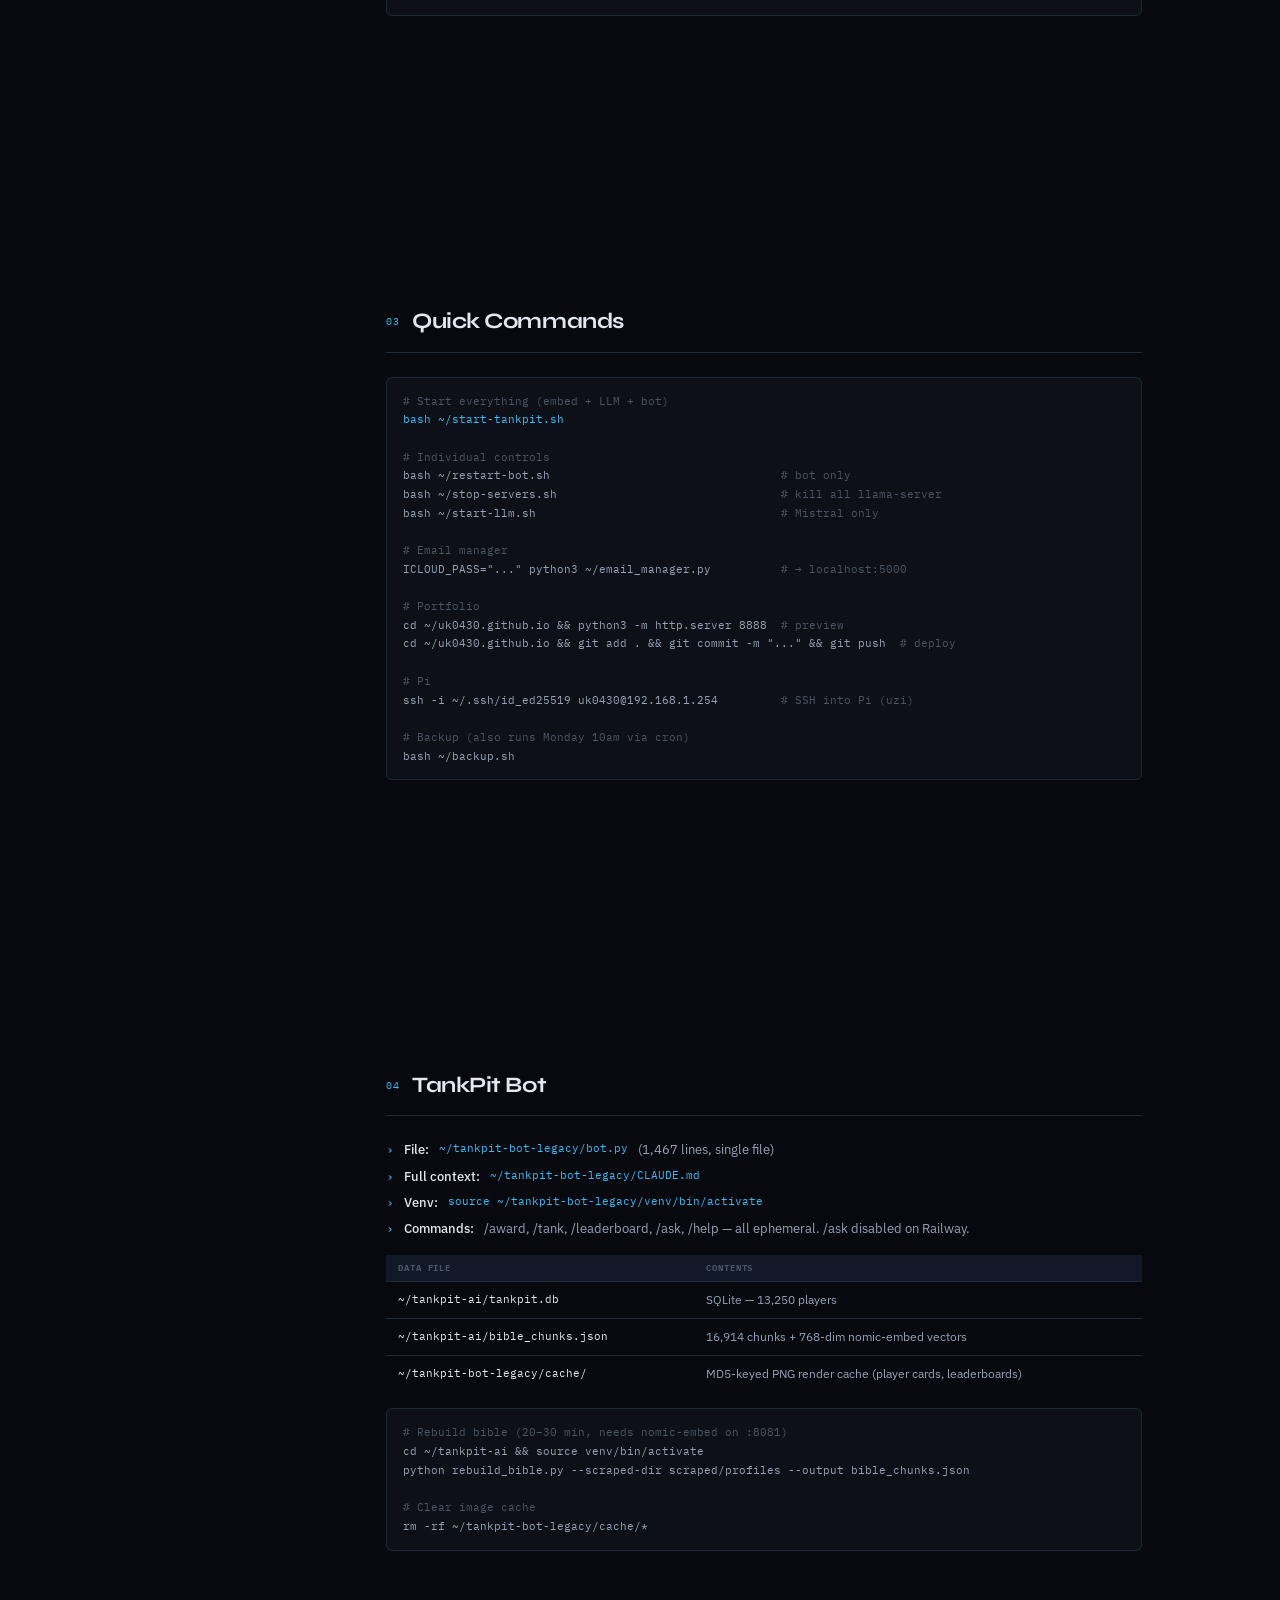
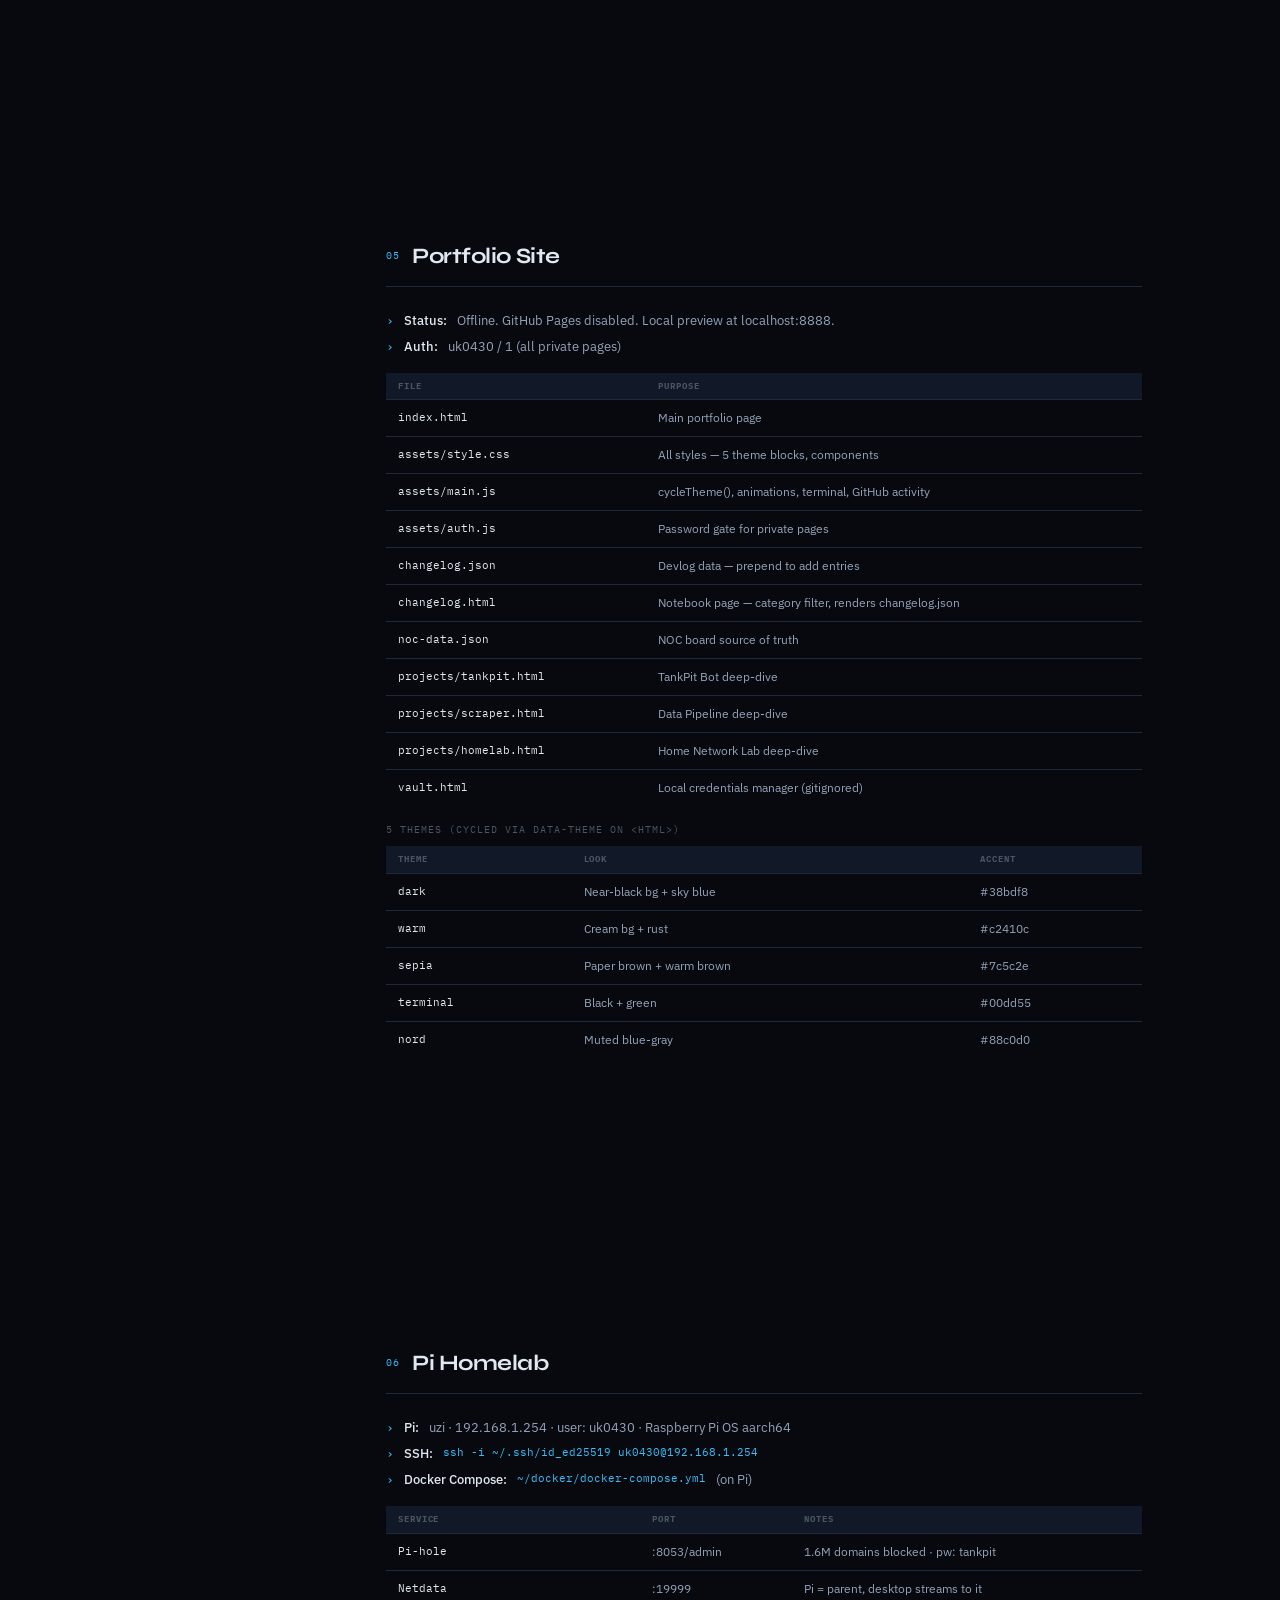
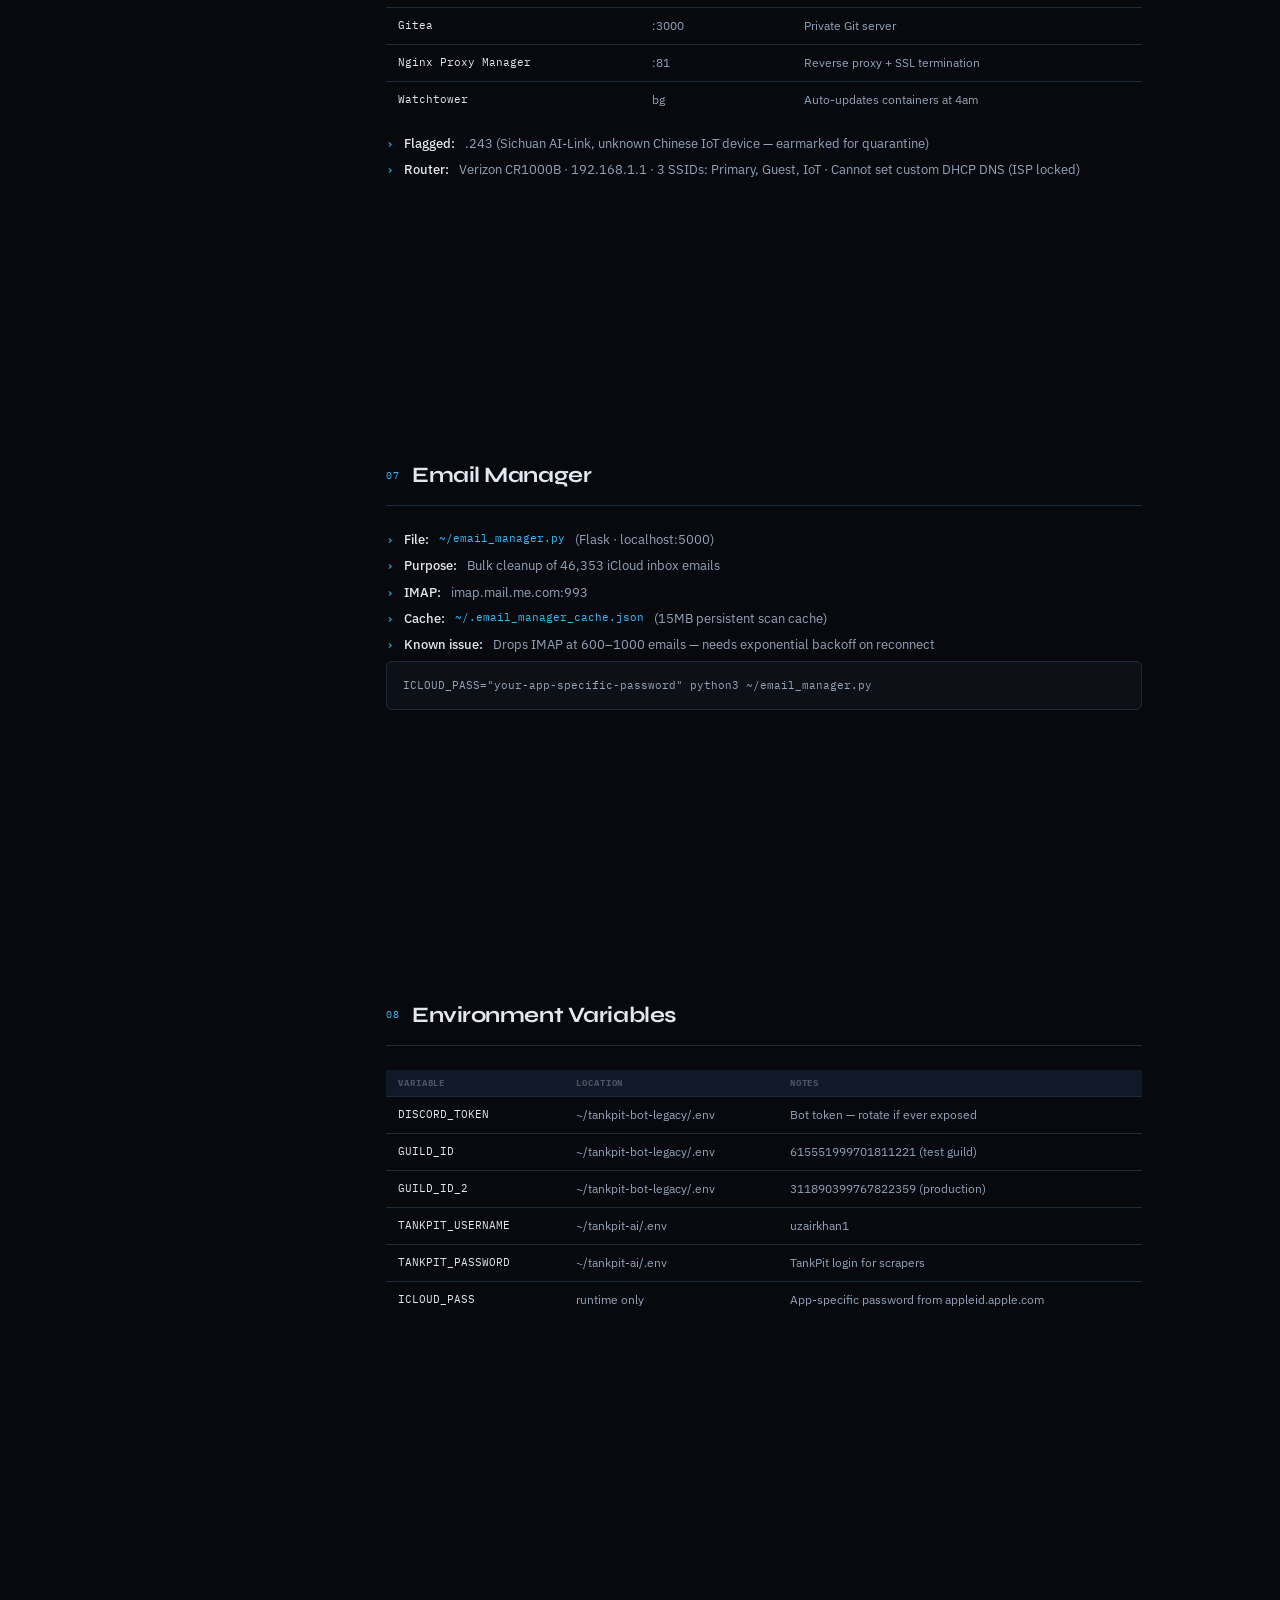
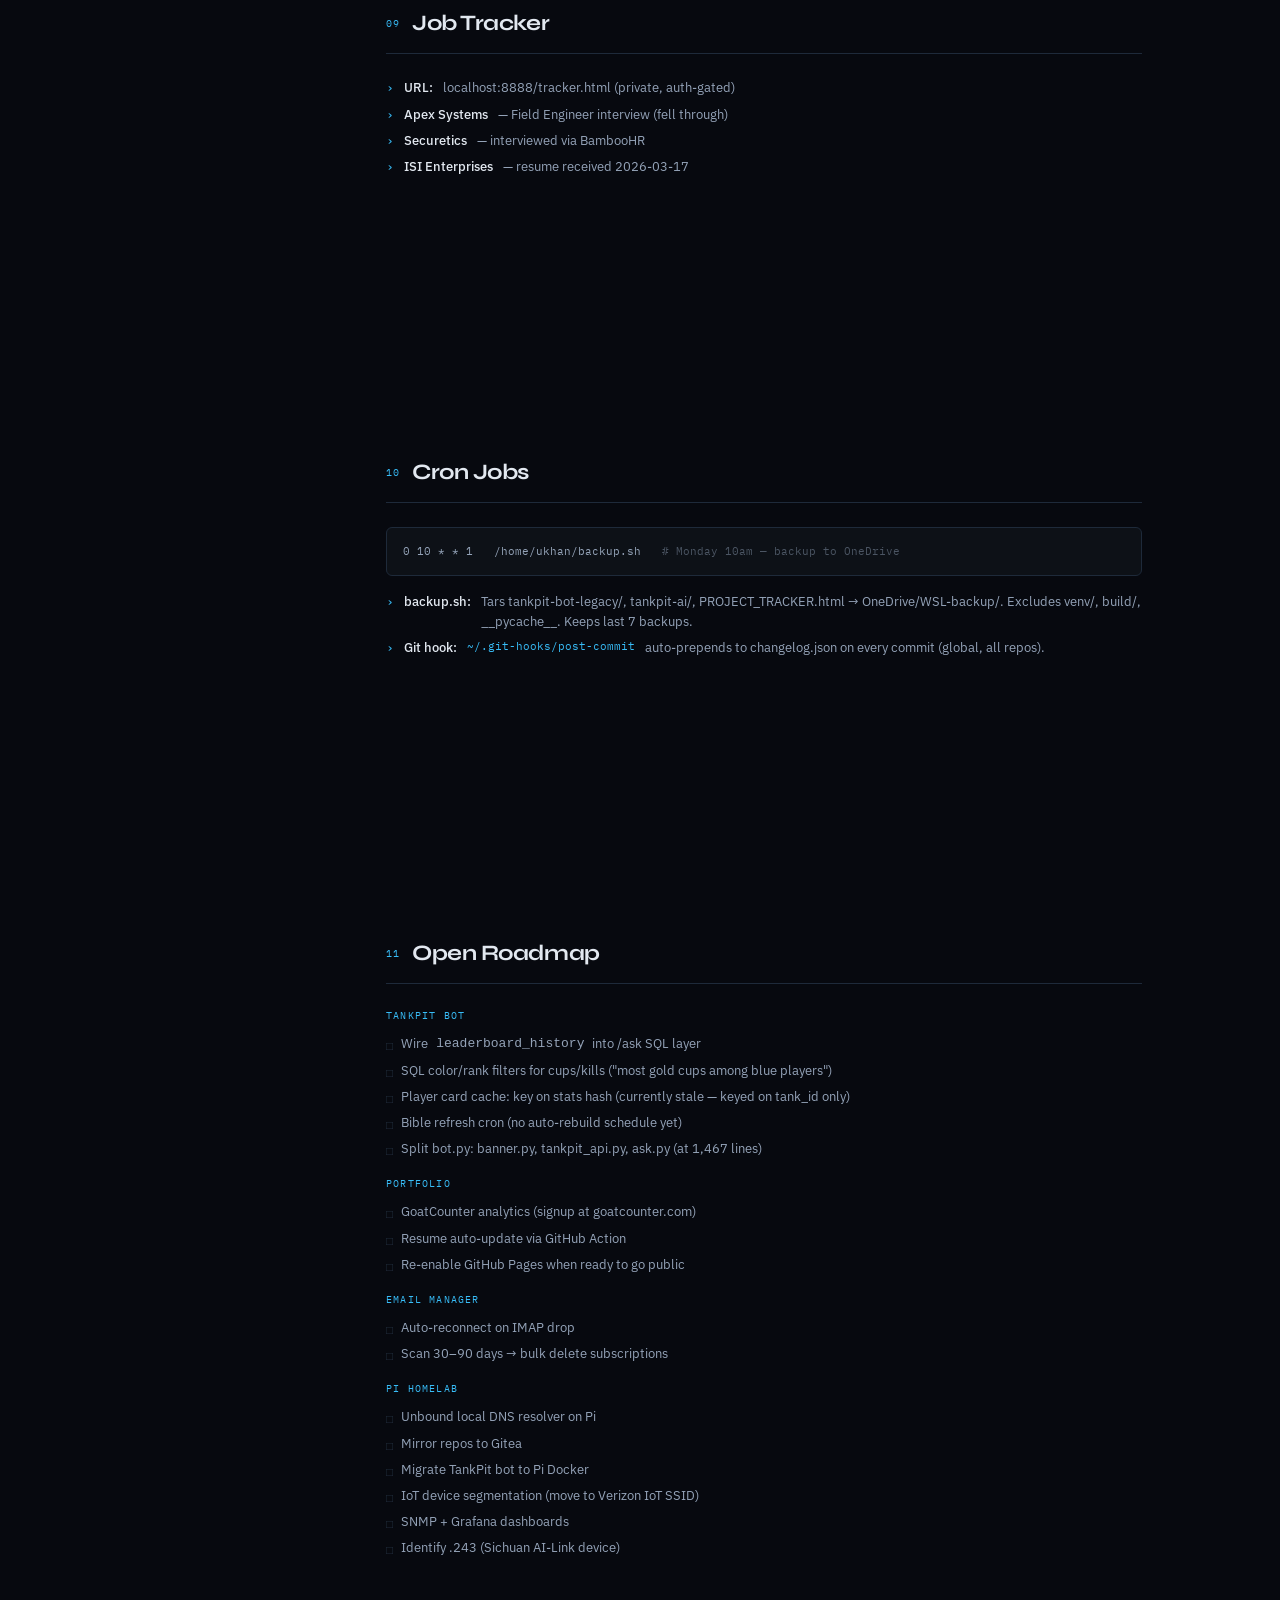
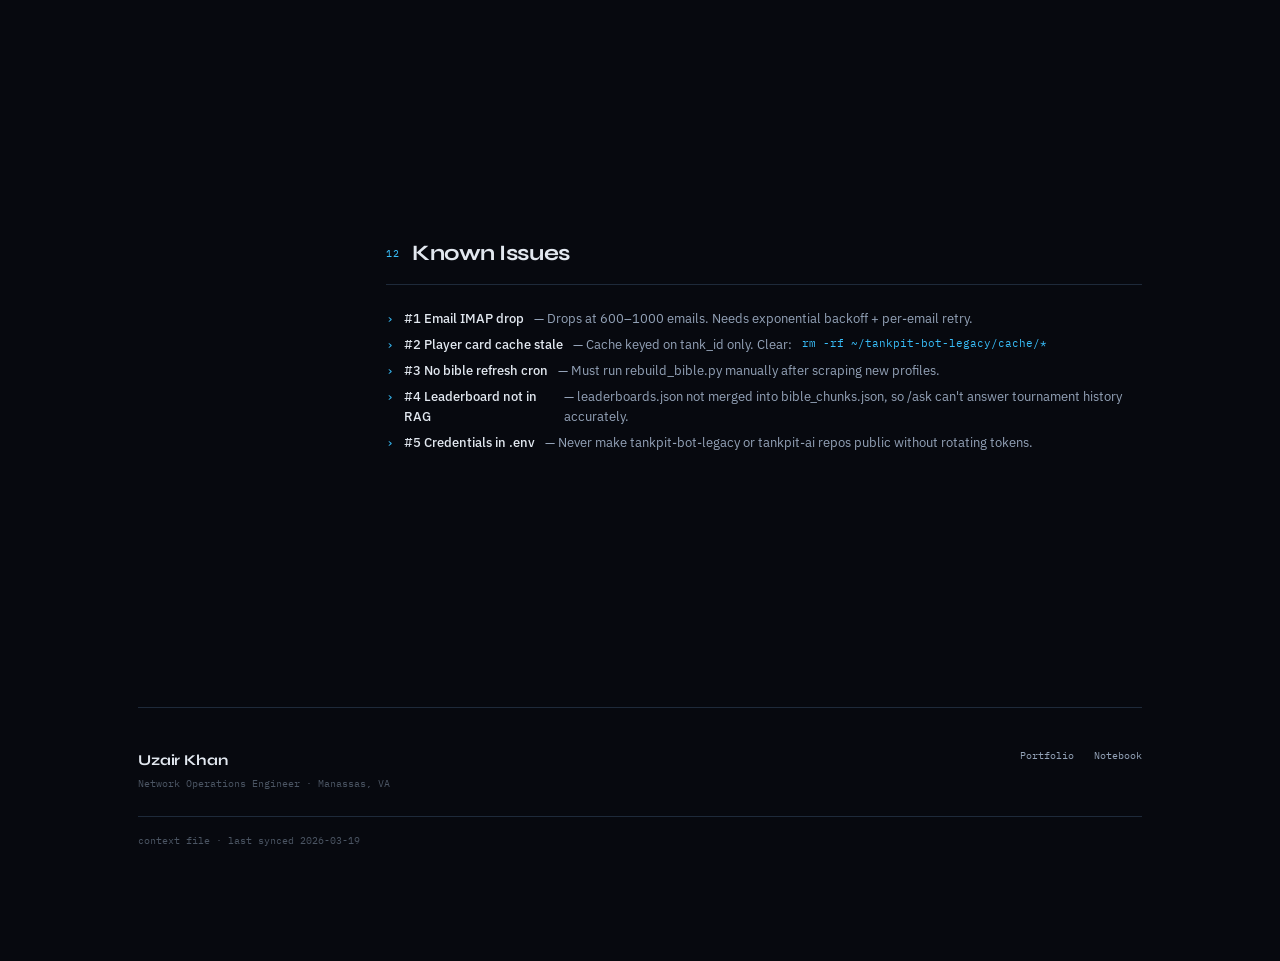
<file: context.html>
<!DOCTYPE html>
<html lang="en">
<head>
<meta charset="UTF-8">
<meta name="viewport" content="width=device-width, initial-scale=1.0">
<title>Context — Uzair Khan</title>
<link href="https://fonts.googleapis.com/css2?family=Syne:wght@400;500;600;700;800&family=IBM+Plex+Mono:wght@300;400;500&family=IBM+Plex+Sans:ital,wght@0,300;0,400;0,500;1,300&display=swap" rel="stylesheet">
<link rel="icon" href="assets/favicon.svg" type="image/svg+xml">
<link rel="stylesheet" href="assets/style.css">
<script src="assets/main.js"></script>
<style>
  .ctx-hero {
    padding-top: 130px;
    padding-bottom: 48px;
    border-bottom: 1px solid var(--border);
    margin-bottom: 0;
    display: flex;
    align-items: flex-end;
    justify-content: space-between;
    gap: 24px;
    flex-wrap: wrap;
  }
  .ctx-title {
    font-family: var(--display);
    font-size: clamp(36px, 6vw, 64px);
    font-weight: 800;
    letter-spacing: -0.03em;
    color: var(--text);
    line-height: 1;
  }
  .ctx-title span { color: var(--accent); }
  .ctx-meta {
    font-family: var(--mono);
    font-size: 10px;
    color: var(--muted);
    text-align: right;
    line-height: 1.9;
  }

  /* ── SEARCH ──────────────────────────────────────── */
  .ctx-search-bar {
    position: sticky;
    top: 57px;
    z-index: 50;
    background: var(--bg);
    border-bottom: 1px solid var(--border);
    padding: 12px 0;
    display: flex;
    align-items: center;
    gap: 12px;
  }
  .ctx-search-wrap {
    position: relative;
    flex: 1;
    max-width: 480px;
  }
  .ctx-search-wrap::before {
    content: '⌕';
    position: absolute;
    left: 12px;
    top: 50%;
    transform: translateY(-50%);
    font-size: 14px;
    color: var(--muted);
    pointer-events: none;
  }
  #ctx-search {
    width: 100%;
    background: var(--bg2);
    border: 1px solid var(--border2);
    border-radius: 6px;
    padding: 9px 12px 9px 32px;
    font-family: var(--mono);
    font-size: 12px;
    color: var(--text);
    outline: none;
    transition: border-color 0.2s;
  }
  #ctx-search:focus { border-color: var(--accent); }
  #ctx-search::placeholder { color: var(--muted); }
  #ctx-match-count {
    font-family: var(--mono);
    font-size: 10px;
    color: var(--muted);
    white-space: nowrap;
  }
  .ctx-clear {
    font-family: var(--mono);
    font-size: 10px;
    color: var(--muted);
    background: transparent;
    border: 1px solid var(--border2);
    border-radius: 4px;
    padding: 4px 10px;
    cursor: pointer;
    transition: all 0.2s;
    display: none;
  }
  .ctx-clear:hover { border-color: var(--accent); color: var(--accent); }
  .ctx-clear.visible { display: block; }
  mark {
    background: rgba(251,191,36,0.3);
    color: var(--text);
    border-radius: 2px;
    padding: 0 1px;
  }

  /* ── BODY LAYOUT ─────────────────────────────────── */
  .ctx-body {
    display: grid;
    grid-template-columns: 200px 1fr;
    gap: 0 48px;
    padding-top: 48px;
  }

  /* ── TOC ─────────────────────────────────────────── */
  .ctx-toc {
    position: sticky;
    top: 110px;
    align-self: start;
    font-family: var(--mono);
    font-size: 11px;
    line-height: 2;
  }
  .ctx-toc-title {
    font-size: 9px;
    text-transform: uppercase;
    letter-spacing: 0.15em;
    color: var(--muted);
    margin-bottom: 10px;
  }
  .ctx-toc a {
    display: block;
    color: var(--dim);
    text-decoration: none;
    transition: color 0.15s;
    padding: 1px 0;
  }
  .ctx-toc a:hover { color: var(--accent); }
  .ctx-toc a.active { color: var(--accent); }

  /* ── SECTIONS ────────────────────────────────────── */
  .ctx-section {
    margin-bottom: 64px;
    scroll-margin-top: 120px;
  }
  .ctx-section.hidden { display: none; }
  .ctx-section-header {
    display: flex;
    align-items: center;
    gap: 12px;
    margin-bottom: 24px;
    padding-bottom: 12px;
    border-bottom: 1px solid var(--border);
  }
  .ctx-section-num {
    font-family: var(--mono);
    font-size: 10px;
    color: var(--accent);
    letter-spacing: 0.1em;
  }
  .ctx-section-title {
    font-family: var(--display);
    font-size: 22px;
    font-weight: 700;
    color: var(--text);
    letter-spacing: -0.02em;
  }
  .ctx-updated {
    font-family: var(--mono);
    font-size: 9px;
    color: var(--muted);
    margin-left: auto;
  }

  /* ── TABLE ───────────────────────────────────────── */
  .ctx-table {
    width: 100%;
    border-collapse: collapse;
    font-size: 12px;
    margin-bottom: 16px;
  }
  .ctx-table th {
    font-family: var(--mono);
    font-size: 9px;
    text-transform: uppercase;
    letter-spacing: 0.1em;
    color: var(--muted);
    text-align: left;
    padding: 6px 12px;
    border-bottom: 1px solid var(--border);
    background: var(--bg3);
  }
  .ctx-table td {
    padding: 9px 12px;
    border-bottom: 1px solid var(--border);
    color: var(--dim);
    vertical-align: top;
    line-height: 1.5;
  }
  .ctx-table tr:last-child td { border-bottom: none; }
  .ctx-table tr:hover td { background: var(--bg2); }
  .ctx-table td:first-child { font-family: var(--mono); font-size: 11px; color: var(--text); white-space: nowrap; }

  /* ── CODE ────────────────────────────────────────── */
  .ctx-code {
    background: var(--bg2);
    border: 1px solid var(--border);
    border-radius: 6px;
    padding: 14px 16px;
    font-family: var(--mono);
    font-size: 11px;
    color: var(--dim);
    line-height: 1.7;
    overflow-x: auto;
    margin-bottom: 16px;
    white-space: pre;
  }
  .ctx-code .cm { color: var(--muted); }
  .ctx-code .hi { color: var(--accent); }

  /* ── ITEMS ───────────────────────────────────────── */
  .ctx-item {
    display: flex;
    gap: 10px;
    font-size: 13px;
    color: var(--dim);
    margin-bottom: 6px;
    line-height: 1.55;
  }
  .ctx-item::before { content: '›'; color: var(--accent); font-family: var(--mono); flex-shrink: 0; }
  .ctx-item strong { color: var(--text); font-weight: 500; }
  .ctx-item code { font-family: var(--mono); font-size: 11px; color: var(--accent); }

  /* ── STATUS BADGES ───────────────────────────────── */
  .status-active  { color: var(--green);  font-family: var(--mono); font-size: 10px; }
  .status-offline { color: var(--amber);  font-family: var(--mono); font-size: 10px; }
  .status-infra   { color: var(--purple); font-family: var(--mono); font-size: 10px; }

  /* ── CHECKLIST ───────────────────────────────────── */
  .ctx-check {
    display: flex;
    gap: 8px;
    font-size: 13px;
    color: var(--dim);
    margin-bottom: 5px;
    align-items: flex-start;
  }
  .ctx-check::before {
    content: '□';
    font-family: var(--mono);
    color: var(--border2);
    flex-shrink: 0;
    font-size: 12px;
    margin-top: 2px;
  }

  /* ── EMPTY SEARCH STATE ──────────────────────────── */
  #ctx-no-results {
    font-family: var(--mono);
    font-size: 12px;
    color: var(--muted);
    padding: 48px 0;
    display: none;
    grid-column: 2;
  }

  @media (max-width: 700px) {
    .ctx-body { grid-template-columns: 1fr; }
    .ctx-toc { display: none; }
  }
</style>
</head>
<body>

<div id="scroll-progress"></div>
<div class="glow" id="glow"></div>

<nav>
  <a class="nav-logo" href="index.html"><span>~/</span>uzair-khan</a>
  <ul class="nav-links">
    <li><a href="index.html">Portfolio</a></li>
    <li><a href="changelog.html">Notebook</a></li>
    <li><a href="ideas.html">Ideas</a></li>
    <li><a href="context.html">Context</a></li>
  </ul>
  <div class="nav-right">
    <button class="theme-toggle" onclick="toggleTheme()" id="themeBtn">
      <span class="toggle-icon">🌙</span>
      <span id="themeLabel">LIGHT MODE</span>
    </button>
    <button class="hamburger" id="hamburger" onclick="toggleNav()" aria-label="Menu">
      <span></span><span></span><span></span>
    </button>
  </div>
</nav>

<div class="wrapper">

  <div class="ctx-hero">
    <div>
      <div style="font-family:var(--mono);font-size:11px;color:var(--accent);letter-spacing:0.2em;text-transform:uppercase;margin-bottom:12px;">Master Context</div>
      <h1 class="ctx-title">Uzair<span>.</span>ctx</h1>
    </div>
    <div class="ctx-meta">
      Last synced: 2026-03-19<br>
      Role: NOC Engineer<br>
      Env: WSL2 Ubuntu / Windows<br>
      Host: DESKTOP-5NSN95M
    </div>
  </div>

  <!-- SEARCH -->
  <div class="ctx-search-bar">
    <div class="ctx-search-wrap">
      <input type="text" id="ctx-search" placeholder="Search anything — ports, commands, projects..." autocomplete="off" spellcheck="false">
    </div>
    <span id="ctx-match-count"></span>
    <button class="ctx-clear" id="ctx-clear">clear</button>
  </div>

  <div class="ctx-body">

    <!-- TOC -->
    <nav class="ctx-toc">
      <div class="ctx-toc-title">Sections</div>
      <a href="#projects">Projects</a>
      <a href="#ports">Ports</a>
      <a href="#commands">Commands</a>
      <a href="#tankpit">TankPit Bot</a>
      <a href="#portfolio">Portfolio</a>
      <a href="#homelab">Pi Homelab</a>
      <a href="#email">Email Manager</a>
      <a href="#envvars">Env Vars</a>
      <a href="#jobtracker">Job Tracker</a>
      <a href="#crons">Crons</a>
      <a href="#roadmap">Roadmap</a>
      <a href="#issues">Known Issues</a>
    </nav>

    <div id="ctx-sections">

      <!-- PROJECTS -->
      <section class="ctx-section" id="projects">
        <div class="ctx-section-header">
          <span class="ctx-section-num">01</span>
          <span class="ctx-section-title">Projects</span>
          <span class="ctx-updated">synced 2026-03-19</span>
        </div>
        <table class="ctx-table">
          <thead><tr><th>Project</th><th>Path</th><th>Deploy</th><th>Status</th></tr></thead>
          <tbody>
            <tr><td>TankPit Bot</td><td><code style="font-family:var(--mono);font-size:11px">~/tankpit-bot-legacy/</code></td><td>Railway US-East</td><td><span class="status-active">● Active</span></td></tr>
            <tr><td>TankPit AI/KB</td><td><code style="font-family:var(--mono);font-size:11px">~/tankpit-ai/</code></td><td>Local only</td><td><span class="status-active">● Active</span></td></tr>
            <tr><td>Portfolio</td><td><code style="font-family:var(--mono);font-size:11px">~/uk0430.github.io/</code></td><td>Local only</td><td><span class="status-offline">⏸ Offline</span></td></tr>
            <tr><td>Email Manager</td><td><code style="font-family:var(--mono);font-size:11px">~/email_manager.py</code></td><td>localhost:5000</td><td><span class="status-active">● Active</span></td></tr>
            <tr><td>Pi Homelab</td><td><code style="font-family:var(--mono);font-size:11px">192.168.1.254 (uzi)</code></td><td>Local network</td><td><span class="status-active">● Active</span></td></tr>
            <tr><td>llama.cpp</td><td><code style="font-family:var(--mono);font-size:11px">~/llama.cpp/</code></td><td>Local inference</td><td><span class="status-infra">◈ AI infra</span></td></tr>
          </tbody>
        </table>
        <div class="ctx-item"><strong>Non-git projects</strong> (tankpit-ai, ai-lab, email_manager) — no version control. Do NOT run git commands without confirming.</div>
      </section>

      <!-- PORTS -->
      <section class="ctx-section" id="ports">
        <div class="ctx-section-header">
          <span class="ctx-section-num">02</span>
          <span class="ctx-section-title">Ports & Services</span>
        </div>
        <table class="ctx-table">
          <thead><tr><th>Port</th><th>Service</th><th>Notes</th></tr></thead>
          <tbody>
            <tr><td>8080</td><td>llama-server — Mistral-7B-Instruct v0.2 Q4_K_M</td><td>Chat completions</td></tr>
            <tr><td>8081</td><td>llama-server — nomic-embed-text-v1.5 Q4_K_M</td><td>RAG embeddings</td></tr>
            <tr><td>5000</td><td>email_manager.py (Flask)</td><td>iCloud bulk email UI</td></tr>
            <tr><td>8888</td><td>python3 -m http.server</td><td>Portfolio local preview</td></tr>
            <tr><td>8053</td><td>Pi-hole (on Pi)</td><td>DNS sinkhole, 1.6M blocked</td></tr>
            <tr><td>19999</td><td>Netdata (on Pi)</td><td>Streaming from desktop</td></tr>
            <tr><td>3000</td><td>Gitea (on Pi)</td><td>Private Git server</td></tr>
          </tbody>
        </table>
        <div class="ctx-code"><span class="cm"># Check what's running</span>
ss -tlnp
<span class="cm"># Health checks</span>
curl http://127.0.0.1:8080/health   <span class="cm"># Mistral-7B</span>
curl http://127.0.0.1:8081/health   <span class="cm"># nomic-embed</span></div>
      </section>

      <!-- COMMANDS -->
      <section class="ctx-section" id="commands">
        <div class="ctx-section-header">
          <span class="ctx-section-num">03</span>
          <span class="ctx-section-title">Quick Commands</span>
        </div>
        <div class="ctx-code"><span class="cm"># Start everything (embed + LLM + bot)</span>
<span class="hi">bash ~/start-tankpit.sh</span>

<span class="cm"># Individual controls</span>
bash ~/restart-bot.sh                                 <span class="cm"># bot only</span>
bash ~/stop-servers.sh                                <span class="cm"># kill all llama-server</span>
bash ~/start-llm.sh                                   <span class="cm"># Mistral only</span>

<span class="cm"># Email manager</span>
ICLOUD_PASS="..." python3 ~/email_manager.py          <span class="cm"># → localhost:5000</span>

<span class="cm"># Portfolio</span>
cd ~/uk0430.github.io && python3 -m http.server 8888  <span class="cm"># preview</span>
cd ~/uk0430.github.io && git add . && git commit -m "..." && git push  <span class="cm"># deploy</span>

<span class="cm"># Pi</span>
ssh -i ~/.ssh/id_ed25519 uk0430@192.168.1.254         <span class="cm"># SSH into Pi (uzi)</span>

<span class="cm"># Backup (also runs Monday 10am via cron)</span>
bash ~/backup.sh</div>
      </section>

      <!-- TANKPIT BOT -->
      <section class="ctx-section" id="tankpit">
        <div class="ctx-section-header">
          <span class="ctx-section-num">04</span>
          <span class="ctx-section-title">TankPit Bot</span>
        </div>
        <div class="ctx-item"><strong>File:</strong> <code>~/tankpit-bot-legacy/bot.py</code> (1,467 lines, single file)</div>
        <div class="ctx-item"><strong>Full context:</strong> <code>~/tankpit-bot-legacy/CLAUDE.md</code></div>
        <div class="ctx-item"><strong>Venv:</strong> <code>source ~/tankpit-bot-legacy/venv/bin/activate</code></div>
        <div class="ctx-item"><strong>Commands:</strong> /award, /tank, /leaderboard, /ask, /help — all ephemeral. /ask disabled on Railway.</div>

        <table class="ctx-table" style="margin-top:16px;">
          <thead><tr><th>Data File</th><th>Contents</th></tr></thead>
          <tbody>
            <tr><td>~/tankpit-ai/tankpit.db</td><td>SQLite — 13,250 players</td></tr>
            <tr><td>~/tankpit-ai/bible_chunks.json</td><td>16,914 chunks + 768-dim nomic-embed vectors</td></tr>
            <tr><td>~/tankpit-bot-legacy/cache/</td><td>MD5-keyed PNG render cache (player cards, leaderboards)</td></tr>
          </tbody>
        </table>

        <div class="ctx-code"><span class="cm"># Rebuild bible (20–30 min, needs nomic-embed on :8081)</span>
cd ~/tankpit-ai && source venv/bin/activate
python rebuild_bible.py --scraped-dir scraped/profiles --output bible_chunks.json

<span class="cm"># Clear image cache</span>
rm -rf ~/tankpit-bot-legacy/cache/*</div>
      </section>

      <!-- PORTFOLIO -->
      <section class="ctx-section" id="portfolio">
        <div class="ctx-section-header">
          <span class="ctx-section-num">05</span>
          <span class="ctx-section-title">Portfolio Site</span>
        </div>
        <div class="ctx-item"><strong>Status:</strong> Offline. GitHub Pages disabled. Local preview at localhost:8888.</div>
        <div class="ctx-item"><strong>Auth:</strong> uk0430 / 1 (all private pages)</div>

        <table class="ctx-table" style="margin-top:16px;">
          <thead><tr><th>File</th><th>Purpose</th></tr></thead>
          <tbody>
            <tr><td>index.html</td><td>Main portfolio page</td></tr>
            <tr><td>assets/style.css</td><td>All styles — 5 theme blocks, components</td></tr>
            <tr><td>assets/main.js</td><td>cycleTheme(), animations, terminal, GitHub activity</td></tr>
            <tr><td>assets/auth.js</td><td>Password gate for private pages</td></tr>
            <tr><td>changelog.json</td><td>Devlog data — prepend to add entries</td></tr>
            <tr><td>changelog.html</td><td>Notebook page — category filter, renders changelog.json</td></tr>
            <tr><td>noc-data.json</td><td>NOC board source of truth</td></tr>
            <tr><td>projects/tankpit.html</td><td>TankPit Bot deep-dive</td></tr>
            <tr><td>projects/scraper.html</td><td>Data Pipeline deep-dive</td></tr>
            <tr><td>projects/homelab.html</td><td>Home Network Lab deep-dive</td></tr>
            <tr><td>vault.html</td><td>Local credentials manager (gitignored)</td></tr>
          </tbody>
        </table>

        <div style="margin-top:16px;font-family:var(--mono);font-size:10px;color:var(--muted);text-transform:uppercase;letter-spacing:0.1em;margin-bottom:8px;">5 Themes (cycled via data-theme on &lt;html&gt;)</div>
        <table class="ctx-table">
          <thead><tr><th>Theme</th><th>Look</th><th>Accent</th></tr></thead>
          <tbody>
            <tr><td>dark</td><td>Near-black bg + sky blue</td><td>#38bdf8</td></tr>
            <tr><td>warm</td><td>Cream bg + rust</td><td>#c2410c</td></tr>
            <tr><td>sepia</td><td>Paper brown + warm brown</td><td>#7c5c2e</td></tr>
            <tr><td>terminal</td><td>Black + green</td><td>#00dd55</td></tr>
            <tr><td>nord</td><td>Muted blue-gray</td><td>#88c0d0</td></tr>
          </tbody>
        </table>
      </section>

      <!-- HOMELAB -->
      <section class="ctx-section" id="homelab">
        <div class="ctx-section-header">
          <span class="ctx-section-num">06</span>
          <span class="ctx-section-title">Pi Homelab</span>
        </div>
        <div class="ctx-item"><strong>Pi:</strong> uzi · 192.168.1.254 · user: uk0430 · Raspberry Pi OS aarch64</div>
        <div class="ctx-item"><strong>SSH:</strong> <code>ssh -i ~/.ssh/id_ed25519 uk0430@192.168.1.254</code></div>
        <div class="ctx-item"><strong>Docker Compose:</strong> <code>~/docker/docker-compose.yml</code> (on Pi)</div>

        <table class="ctx-table" style="margin-top:16px;">
          <thead><tr><th>Service</th><th>Port</th><th>Notes</th></tr></thead>
          <tbody>
            <tr><td>Pi-hole</td><td>:8053/admin</td><td>1.6M domains blocked · pw: tankpit</td></tr>
            <tr><td>Netdata</td><td>:19999</td><td>Pi = parent, desktop streams to it</td></tr>
            <tr><td>Gitea</td><td>:3000</td><td>Private Git server</td></tr>
            <tr><td>Nginx Proxy Manager</td><td>:81</td><td>Reverse proxy + SSL termination</td></tr>
            <tr><td>Watchtower</td><td>bg</td><td>Auto-updates containers at 4am</td></tr>
          </tbody>
        </table>
        <div class="ctx-item" style="margin-top:8px;"><strong>Flagged:</strong> .243 (Sichuan AI-Link, unknown Chinese IoT device — earmarked for quarantine)</div>
        <div class="ctx-item"><strong>Router:</strong> Verizon CR1000B · 192.168.1.1 · 3 SSIDs: Primary, Guest, IoT · Cannot set custom DHCP DNS (ISP locked)</div>
      </section>

      <!-- EMAIL -->
      <section class="ctx-section" id="email">
        <div class="ctx-section-header">
          <span class="ctx-section-num">07</span>
          <span class="ctx-section-title">Email Manager</span>
        </div>
        <div class="ctx-item"><strong>File:</strong> <code>~/email_manager.py</code> (Flask · localhost:5000)</div>
        <div class="ctx-item"><strong>Purpose:</strong> Bulk cleanup of 46,353 iCloud inbox emails</div>
        <div class="ctx-item"><strong>IMAP:</strong> imap.mail.me.com:993</div>
        <div class="ctx-item"><strong>Cache:</strong> <code>~/.email_manager_cache.json</code> (15MB persistent scan cache)</div>
        <div class="ctx-item"><strong>Known issue:</strong> Drops IMAP at 600–1000 emails — needs exponential backoff on reconnect</div>
        <div class="ctx-code">ICLOUD_PASS="your-app-specific-password" python3 ~/email_manager.py</div>
      </section>

      <!-- ENV VARS -->
      <section class="ctx-section" id="envvars">
        <div class="ctx-section-header">
          <span class="ctx-section-num">08</span>
          <span class="ctx-section-title">Environment Variables</span>
        </div>
        <table class="ctx-table">
          <thead><tr><th>Variable</th><th>Location</th><th>Notes</th></tr></thead>
          <tbody>
            <tr><td>DISCORD_TOKEN</td><td>~/tankpit-bot-legacy/.env</td><td>Bot token — rotate if ever exposed</td></tr>
            <tr><td>GUILD_ID</td><td>~/tankpit-bot-legacy/.env</td><td>615551999701811221 (test guild)</td></tr>
            <tr><td>GUILD_ID_2</td><td>~/tankpit-bot-legacy/.env</td><td>311890399767822359 (production)</td></tr>
            <tr><td>TANKPIT_USERNAME</td><td>~/tankpit-ai/.env</td><td>uzairkhan1</td></tr>
            <tr><td>TANKPIT_PASSWORD</td><td>~/tankpit-ai/.env</td><td>TankPit login for scrapers</td></tr>
            <tr><td>ICLOUD_PASS</td><td>runtime only</td><td>App-specific password from appleid.apple.com</td></tr>
          </tbody>
        </table>
      </section>

      <!-- JOB TRACKER -->
      <section class="ctx-section" id="jobtracker">
        <div class="ctx-section-header">
          <span class="ctx-section-num">09</span>
          <span class="ctx-section-title">Job Tracker</span>
        </div>
        <div class="ctx-item"><strong>URL:</strong> localhost:8888/tracker.html (private, auth-gated)</div>
        <div class="ctx-item"><strong>Apex Systems</strong> — Field Engineer interview (fell through)</div>
        <div class="ctx-item"><strong>Securetics</strong> — interviewed via BambooHR</div>
        <div class="ctx-item"><strong>ISI Enterprises</strong> — resume received 2026-03-17</div>
      </section>

      <!-- CRONS -->
      <section class="ctx-section" id="crons">
        <div class="ctx-section-header">
          <span class="ctx-section-num">10</span>
          <span class="ctx-section-title">Cron Jobs</span>
        </div>
        <div class="ctx-code">0 10 * * 1   /home/ukhan/backup.sh   <span class="cm"># Monday 10am — backup to OneDrive</span></div>
        <div class="ctx-item"><strong>backup.sh:</strong> Tars tankpit-bot-legacy/, tankpit-ai/, PROJECT_TRACKER.html → OneDrive/WSL-backup/. Excludes venv/, build/, __pycache__. Keeps last 7 backups.</div>
        <div class="ctx-item"><strong>Git hook:</strong> <code>~/.git-hooks/post-commit</code> auto-prepends to changelog.json on every commit (global, all repos).</div>
      </section>

      <!-- ROADMAP -->
      <section class="ctx-section" id="roadmap">
        <div class="ctx-section-header">
          <span class="ctx-section-num">11</span>
          <span class="ctx-section-title">Open Roadmap</span>
        </div>

        <div style="font-family:var(--mono);font-size:10px;color:var(--accent);text-transform:uppercase;letter-spacing:0.12em;margin-bottom:10px;">TankPit Bot</div>
        <div class="ctx-check">Wire <code>leaderboard_history</code> into /ask SQL layer</div>
        <div class="ctx-check">SQL color/rank filters for cups/kills ("most gold cups among blue players")</div>
        <div class="ctx-check">Player card cache: key on stats hash (currently stale — keyed on tank_id only)</div>
        <div class="ctx-check">Bible refresh cron (no auto-rebuild schedule yet)</div>
        <div class="ctx-check">Split bot.py: banner.py, tankpit_api.py, ask.py (at 1,467 lines)</div>

        <div style="font-family:var(--mono);font-size:10px;color:var(--accent);text-transform:uppercase;letter-spacing:0.12em;margin:16px 0 10px;">Portfolio</div>
        <div class="ctx-check">GoatCounter analytics (signup at goatcounter.com)</div>
        <div class="ctx-check">Resume auto-update via GitHub Action</div>
        <div class="ctx-check">Re-enable GitHub Pages when ready to go public</div>

        <div style="font-family:var(--mono);font-size:10px;color:var(--accent);text-transform:uppercase;letter-spacing:0.12em;margin:16px 0 10px;">Email Manager</div>
        <div class="ctx-check">Auto-reconnect on IMAP drop</div>
        <div class="ctx-check">Scan 30–90 days → bulk delete subscriptions</div>

        <div style="font-family:var(--mono);font-size:10px;color:var(--accent);text-transform:uppercase;letter-spacing:0.12em;margin:16px 0 10px;">Pi Homelab</div>
        <div class="ctx-check">Unbound local DNS resolver on Pi</div>
        <div class="ctx-check">Mirror repos to Gitea</div>
        <div class="ctx-check">Migrate TankPit bot to Pi Docker</div>
        <div class="ctx-check">IoT device segmentation (move to Verizon IoT SSID)</div>
        <div class="ctx-check">SNMP + Grafana dashboards</div>
        <div class="ctx-check">Identify .243 (Sichuan AI-Link device)</div>
      </section>

      <!-- KNOWN ISSUES -->
      <section class="ctx-section" id="issues">
        <div class="ctx-section-header">
          <span class="ctx-section-num">12</span>
          <span class="ctx-section-title">Known Issues</span>
        </div>
        <div class="ctx-item"><strong>#1 Email IMAP drop</strong> — Drops at 600–1000 emails. Needs exponential backoff + per-email retry.</div>
        <div class="ctx-item"><strong>#2 Player card cache stale</strong> — Cache keyed on tank_id only. Clear: <code>rm -rf ~/tankpit-bot-legacy/cache/*</code></div>
        <div class="ctx-item"><strong>#3 No bible refresh cron</strong> — Must run rebuild_bible.py manually after scraping new profiles.</div>
        <div class="ctx-item"><strong>#4 Leaderboard not in RAG</strong> — leaderboards.json not merged into bible_chunks.json, so /ask can't answer tournament history accurately.</div>
        <div class="ctx-item"><strong>#5 Credentials in .env</strong> — Never make tankpit-bot-legacy or tankpit-ai repos public without rotating tokens.</div>
      </section>

      <div id="ctx-no-results">No matches found.</div>

    </div><!-- /ctx-sections -->
  </div><!-- /ctx-body -->

  <footer style="margin-top:80px;">
    <div class="footer-top">
      <div class="footer-brand">
        <div class="footer-name">Uzair Khan</div>
        <div class="footer-tagline">Network Operations Engineer · Manassas, VA</div>
      </div>
      <div class="footer-links">
        <a href="index.html">Portfolio</a>
        <a href="changelog.html">Notebook</a>
      </div>
    </div>
    <div class="footer-bottom">
      <span class="footer-copy">context file · last synced 2026-03-19</span>
    </div>
  </footer>

</div>

<script>
// ── SEARCH ────────────────────────────────────────────
const searchInput  = document.getElementById('ctx-search');
const clearBtn     = document.getElementById('ctx-clear');
const matchCount   = document.getElementById('ctx-match-count');
const noResults    = document.getElementById('ctx-no-results');
const sections     = document.querySelectorAll('.ctx-section');

// Store original HTML for each section to restore after clearing
const origHTML = {};
sections.forEach(s => { origHTML[s.id] = s.innerHTML; });

function highlight(node, term) {
  if (node.nodeType === 3) {
    const idx = node.textContent.toLowerCase().indexOf(term);
    if (idx === -1) return false;
    const span = document.createElement('span');
    span.innerHTML =
      escHtml(node.textContent.slice(0, idx)) +
      `<mark>${escHtml(node.textContent.slice(idx, idx + term.length))}</mark>` +
      escHtml(node.textContent.slice(idx + term.length));
    node.parentNode.replaceChild(span, node);
    return true;
  }
  if (node.nodeType === 1 && !['SCRIPT','STYLE','MARK'].includes(node.tagName)) {
    Array.from(node.childNodes).forEach(c => highlight(c, term));
  }
  return false;
}

function escHtml(s) {
  return s.replace(/&/g,'&amp;').replace(/</g,'&lt;').replace(/>/g,'&gt;');
}

function doSearch(term) {
  term = term.trim().toLowerCase();

  // Restore originals first
  sections.forEach(s => {
    s.innerHTML = origHTML[s.id];
    s.classList.remove('hidden');
  });
  noResults.style.display = 'none';

  if (!term) {
    matchCount.textContent = '';
    clearBtn.classList.remove('visible');
    return;
  }

  clearBtn.classList.add('visible');
  let total = 0;
  let visible = 0;

  sections.forEach(s => {
    const text = s.textContent.toLowerCase();
    if (text.includes(term)) {
      highlight(s, term);
      const marks = s.querySelectorAll('mark').length;
      total += marks;
      visible++;
    } else {
      s.classList.add('hidden');
    }
  });

  matchCount.textContent = total ? `${total} match${total===1?'':'es'} in ${visible} section${visible===1?'':'s'}` : '';
  noResults.style.display = visible === 0 ? 'block' : 'none';
}

searchInput.addEventListener('input', () => doSearch(searchInput.value));
clearBtn.addEventListener('click', () => {
  searchInput.value = '';
  doSearch('');
  searchInput.focus();
});

// ── TOC ACTIVE HIGHLIGHT ──────────────────────────────
const tocLinks = document.querySelectorAll('.ctx-toc a');
const observer = new IntersectionObserver(entries => {
  entries.forEach(e => {
    if (e.isIntersecting) {
      tocLinks.forEach(l => l.classList.remove('active'));
      const link = document.querySelector(`.ctx-toc a[href="#${e.target.id}"]`);
      if (link) link.classList.add('active');
    }
  });
}, { rootMargin: '-20% 0px -70% 0px' });
sections.forEach(s => observer.observe(s));
</script>

</body>
</html>
</file>
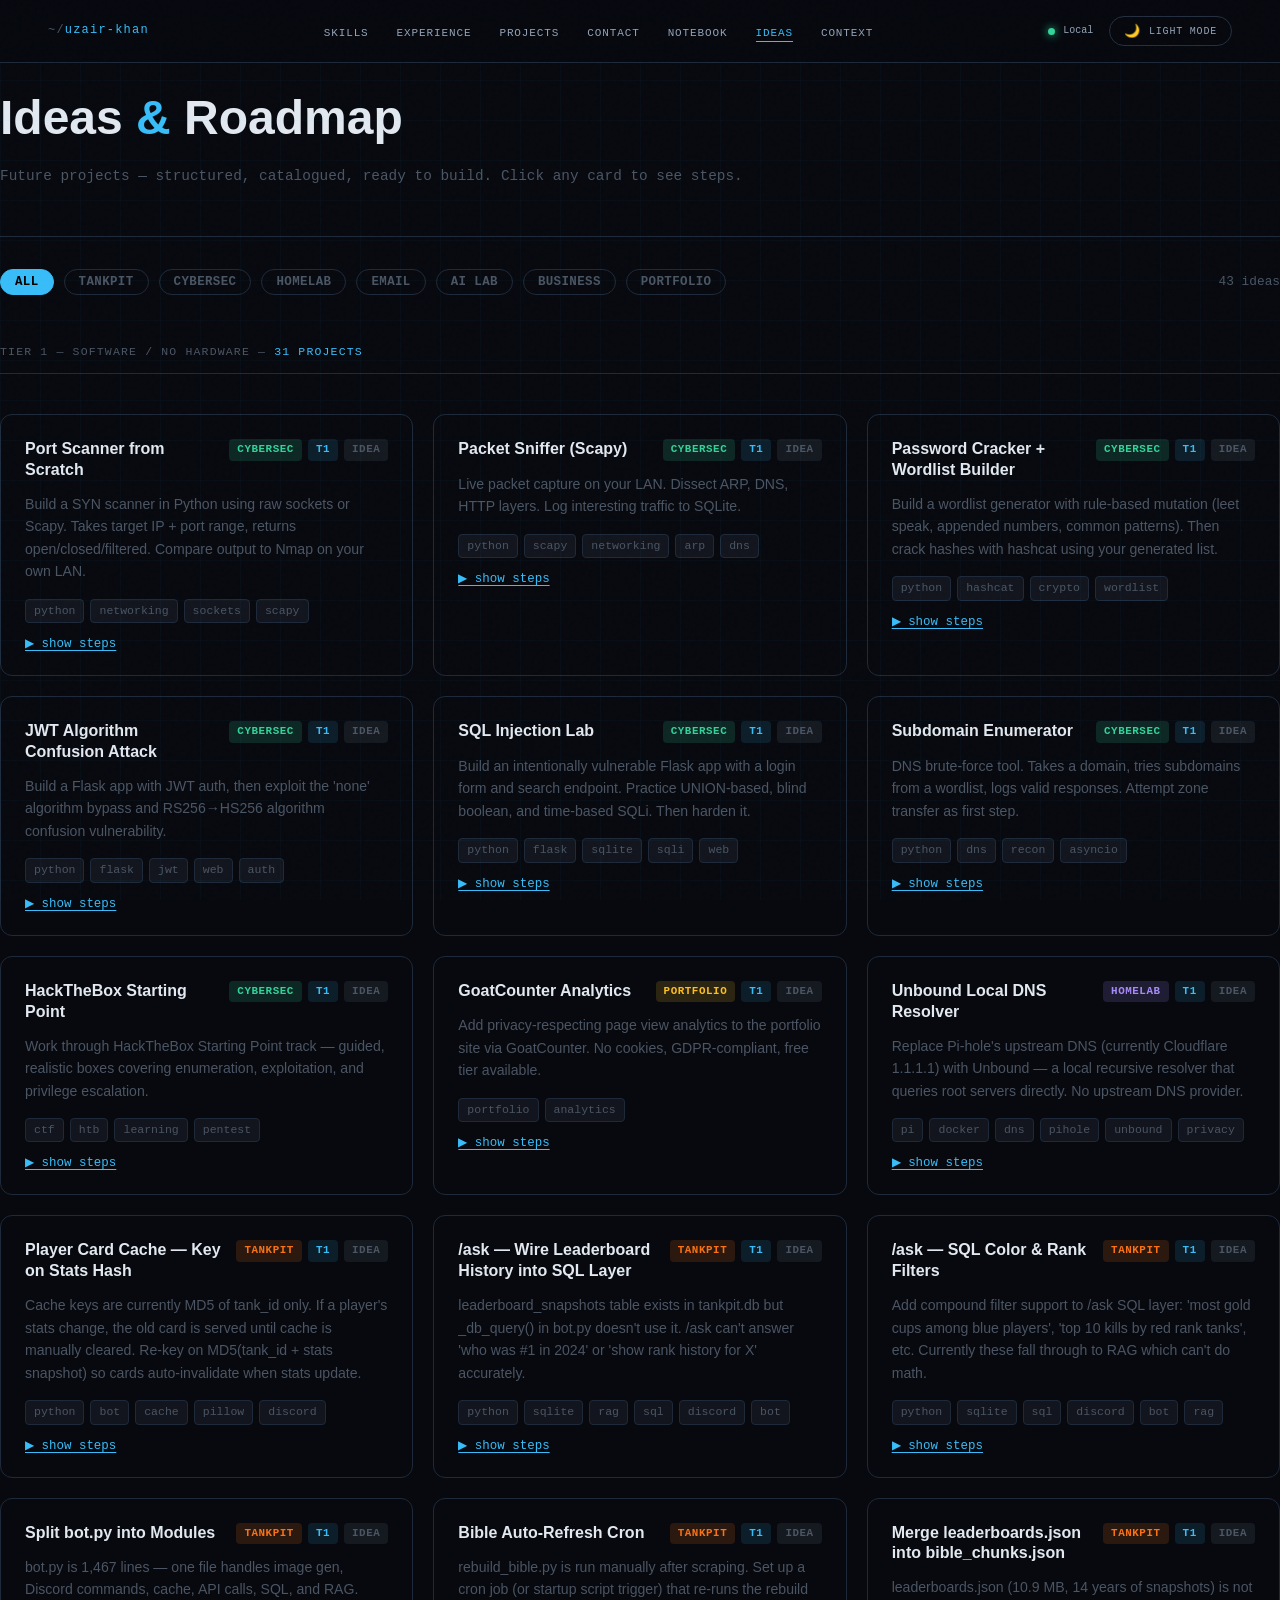
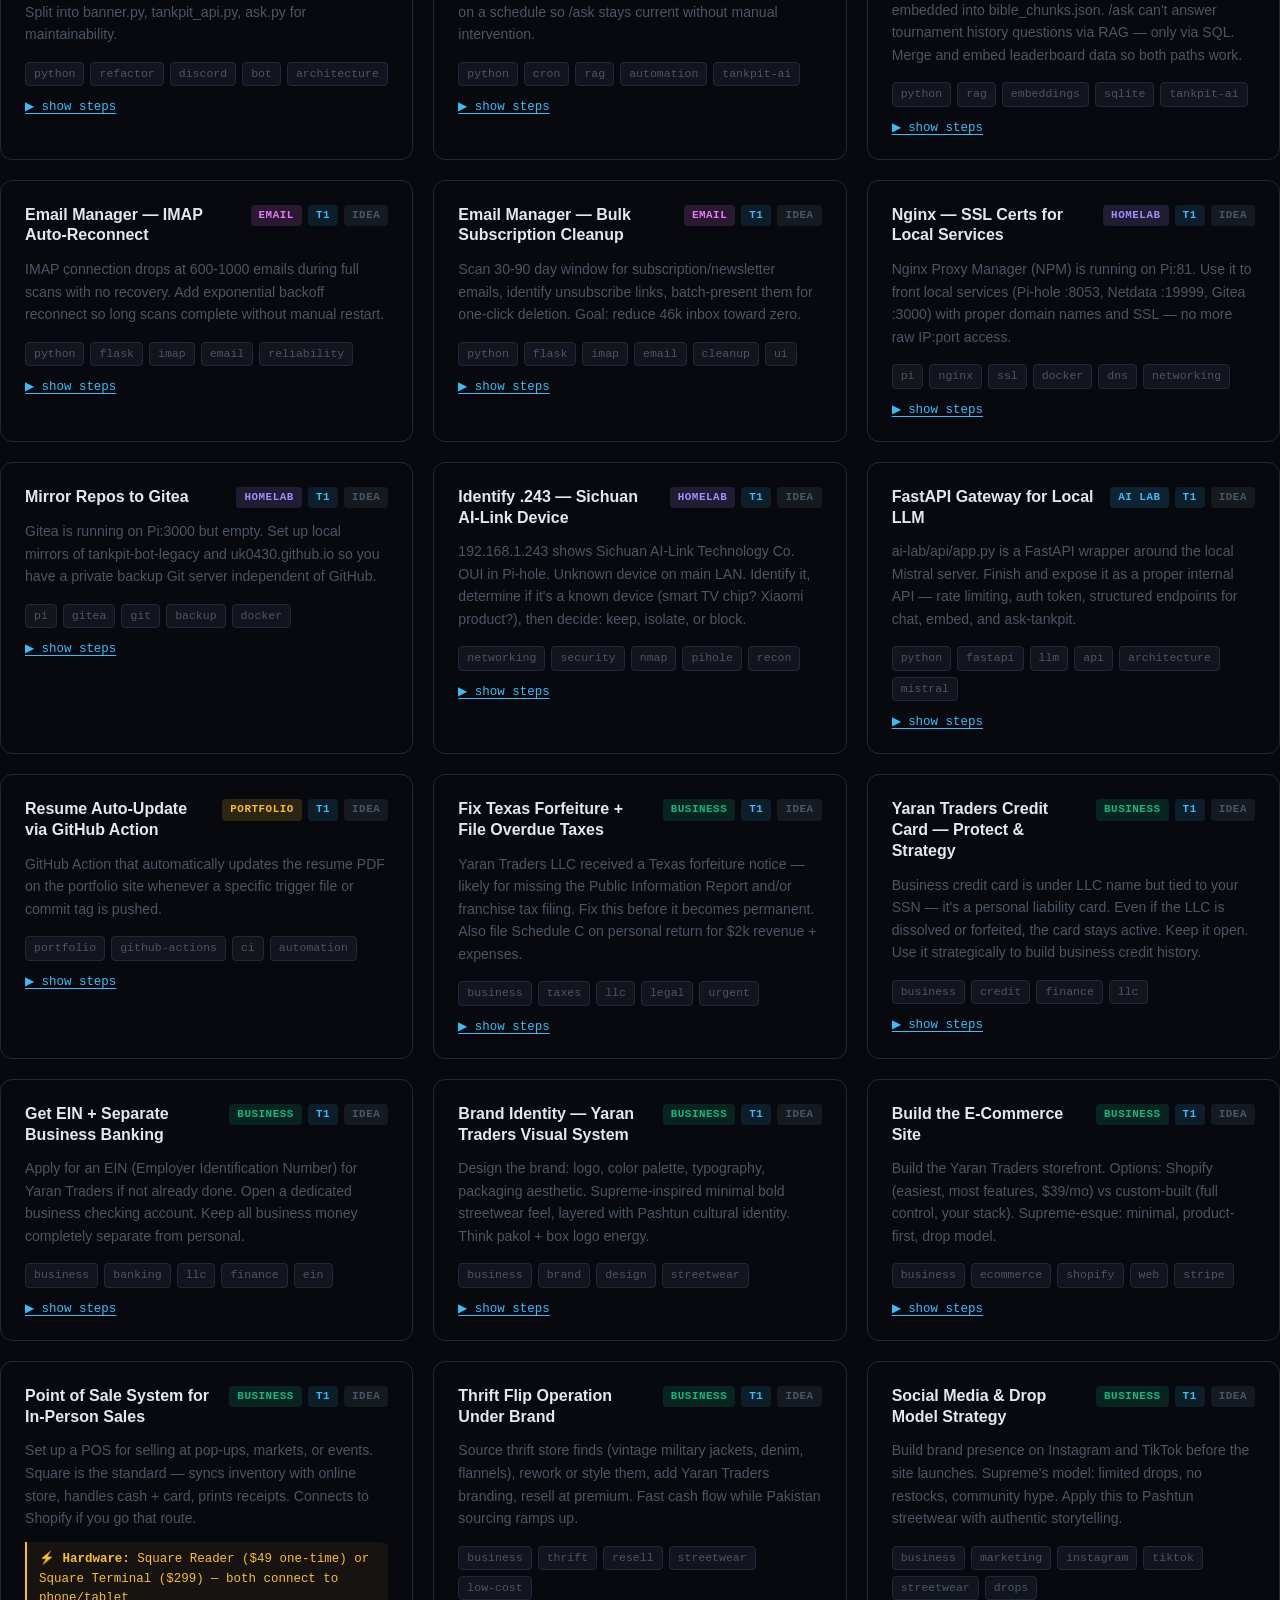
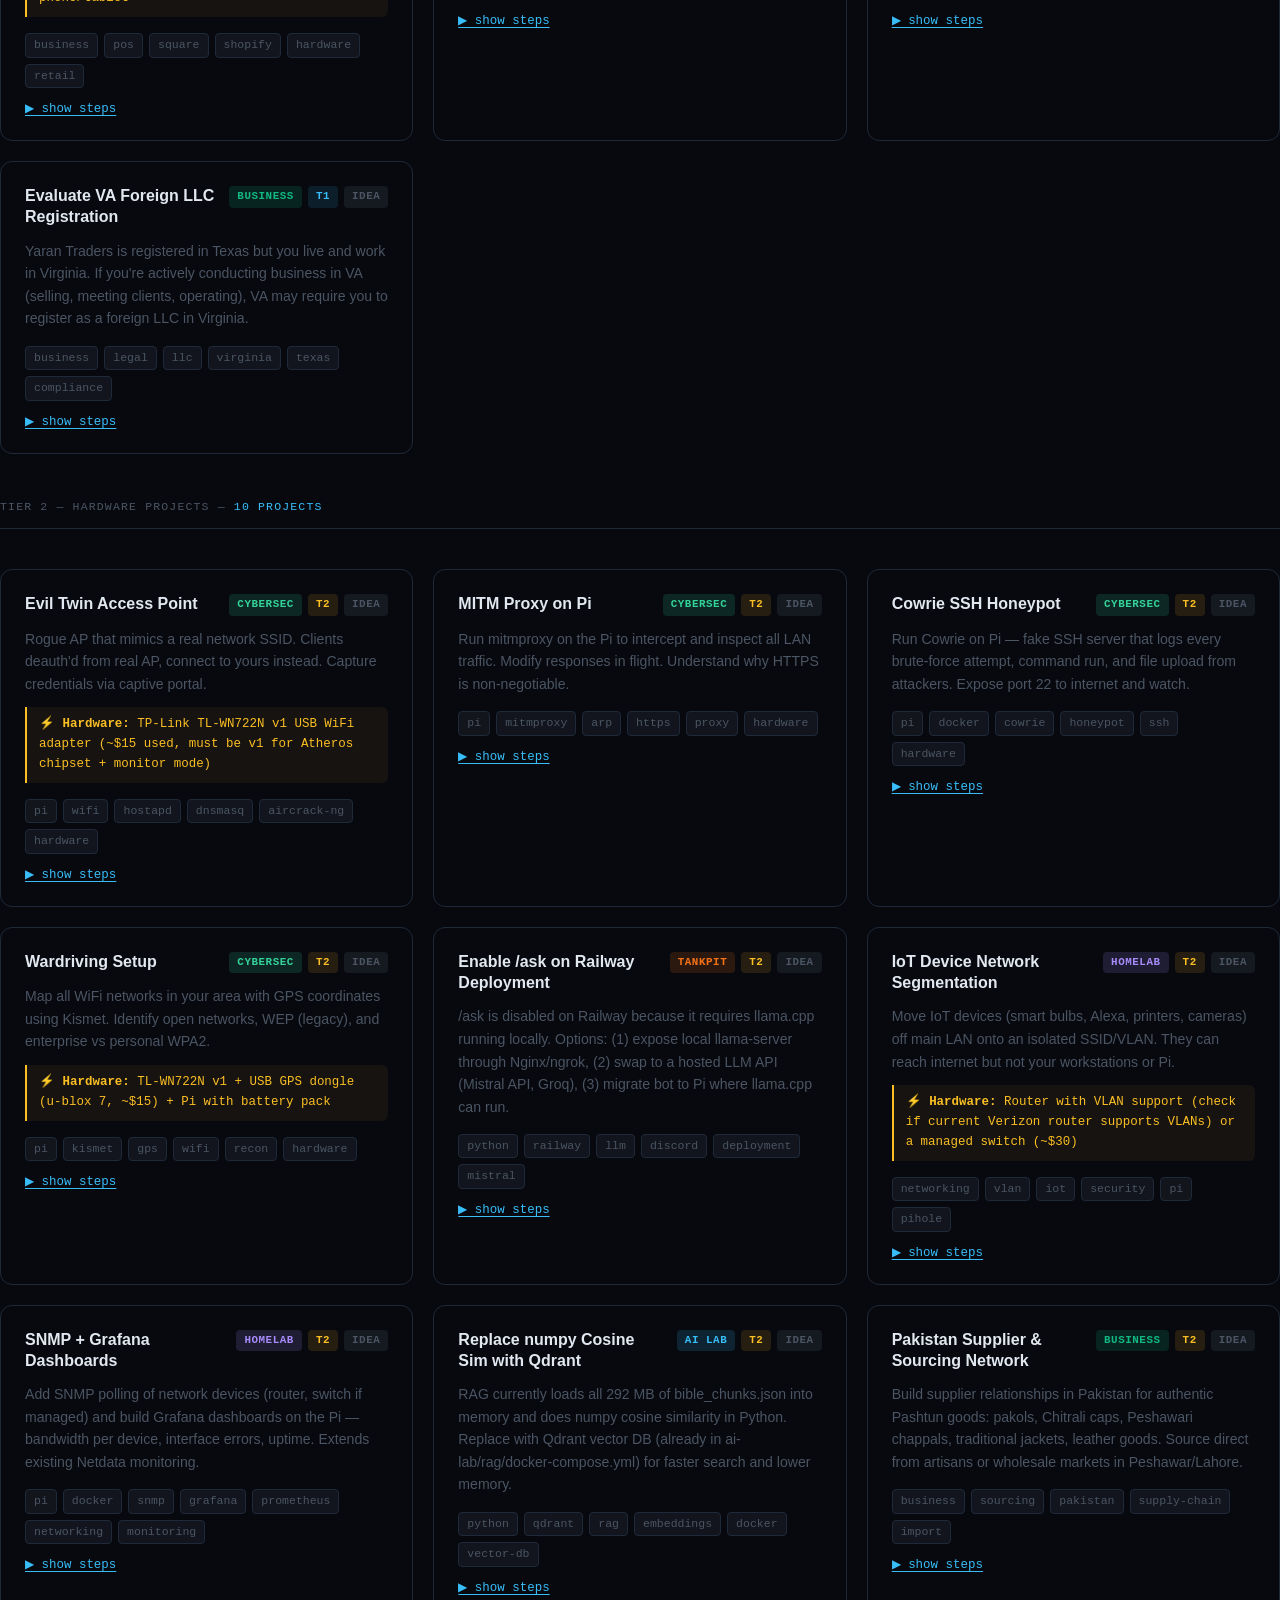
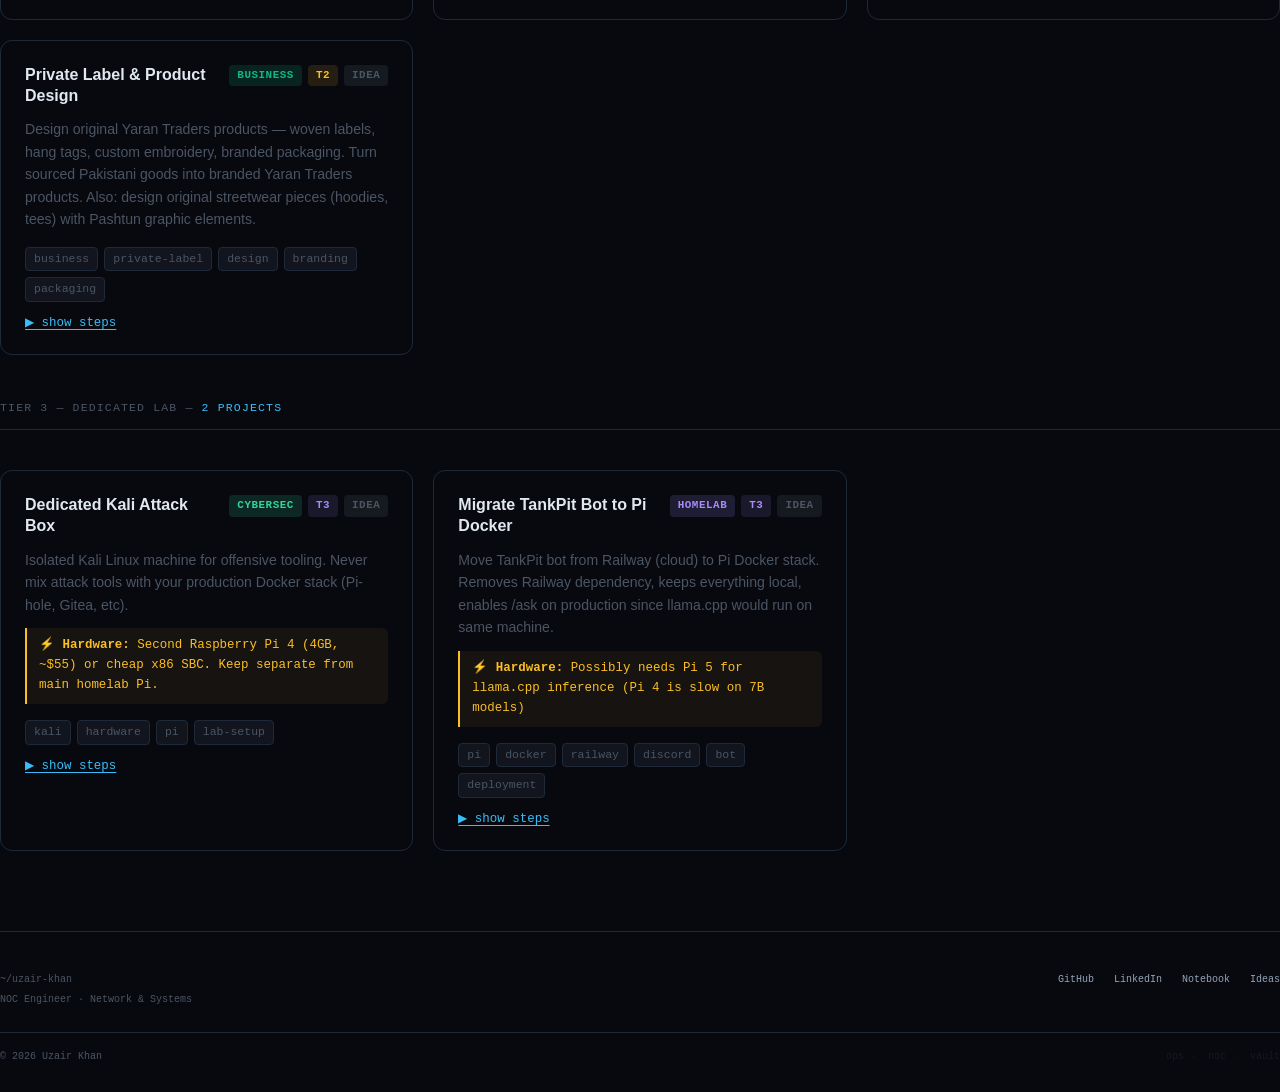
<file: ideas.html>
<!DOCTYPE html>
<html lang="en" data-theme="dark">
<head>
  <meta charset="UTF-8" />
  <meta name="viewport" content="width=device-width, initial-scale=1.0" />
  <title>Ideas & Roadmap — Uzair Khan</title>
  <link rel="stylesheet" href="assets/style.css" />
  <script src="assets/main.js"></script>
  <style>
    /* ── Ideas page layout ─────────────────────────────── */
    .ideas-hero {
      padding: 80px 0 48px;
      border-bottom: 1px solid var(--border);
    }
    .ideas-hero h1 { font-size: clamp(2rem, 4vw, 3rem); margin-bottom: 8px; }
    .ideas-hero p  { color: var(--muted); font-family: var(--mono); font-size: 0.9rem; }

    .ideas-controls {
      display: flex;
      gap: 10px;
      flex-wrap: wrap;
      padding: 32px 0 24px;
      align-items: center;
    }
    .ideas-count {
      margin-left: auto;
      font-family: var(--mono);
      font-size: 0.8rem;
      color: var(--muted);
    }

    /* Filter pills */
    .pill {
      padding: 5px 14px;
      border-radius: 20px;
      font-family: var(--mono);
      font-size: 0.78rem;
      font-weight: 600;
      letter-spacing: 0.03em;
      text-transform: uppercase;
      border: 1px solid var(--border);
      background: transparent;
      color: var(--muted);
      cursor: pointer;
      transition: all 0.15s;
    }
    .pill:hover          { border-color: var(--accent); color: var(--accent); }
    .pill.active         { background: var(--accent); border-color: var(--accent); color: #000; }
    .pill[data-cat="cybersec"].active  { background: var(--green); border-color: var(--green); }
    .pill[data-cat="homelab"].active   { background: var(--purple); border-color: var(--purple); }
    .pill[data-cat="portfolio"].active { background: var(--amber); border-color: var(--amber); color: #000; }
    .pill[data-cat="tankpit"].active   { background: #f97316; border-color: #f97316; color: #000; }
    .pill[data-cat="email"].active     { background: #e879f9; border-color: #e879f9; color: #000; }
    .pill[data-cat="ai"].active        { background: var(--accent); border-color: var(--accent); color: #000; }
    .pill[data-cat="business"].active  { background: #10b981; border-color: #10b981; color: #000; }

    /* Grid */
    .ideas-grid {
      display: grid;
      grid-template-columns: repeat(auto-fill, minmax(340px, 1fr));
      gap: 20px;
      padding-bottom: 80px;
    }

    .idea-card {
      background: var(--card);
      border: 1px solid var(--border);
      border-radius: 12px;
      padding: 24px;
      display: flex;
      flex-direction: column;
      gap: 12px;
      transition: border-color 0.2s, transform 0.2s;
      cursor: pointer;
    }
    .idea-card:hover {
      border-color: var(--accent);
      transform: translateY(-2px);
    }
    .idea-card.hidden { display: none; }

    .idea-card-header {
      display: flex;
      align-items: flex-start;
      justify-content: space-between;
      gap: 12px;
    }
    .idea-card-header h3 {
      font-size: 1rem;
      font-weight: 700;
      line-height: 1.3;
      margin: 0;
    }

    .idea-badges { display: flex; gap: 6px; flex-shrink: 0; flex-wrap: wrap; justify-content: flex-end; }

    .idea-badge {
      font-family: var(--mono);
      font-size: 0.68rem;
      font-weight: 700;
      letter-spacing: 0.05em;
      text-transform: uppercase;
      padding: 2px 8px;
      border-radius: 4px;
    }
    .badge-cat-cybersec  { background: rgba(52,211,153,0.15);  color: var(--green); }
    .badge-cat-homelab   { background: rgba(167,139,250,0.15); color: var(--purple); }
    .badge-cat-portfolio { background: rgba(251,191,36,0.15);  color: var(--amber); }
    .badge-cat-tankpit   { background: rgba(249,115,22,0.15);  color: #f97316; }
    .badge-cat-email     { background: rgba(232,121,249,0.15); color: #e879f9; }
    .badge-cat-ai        { background: rgba(56,189,248,0.15);  color: var(--accent); }
    .badge-cat-business  { background: rgba(16,185,129,0.15);  color: #10b981; }
    .badge-tier-1 { background: rgba(56,189,248,0.12); color: var(--accent); }
    .badge-tier-2 { background: rgba(251,191,36,0.12); color: var(--amber); }
    .badge-tier-3 { background: rgba(167,139,250,0.12); color: var(--purple); }
    .badge-status-idea        { background: rgba(148,163,184,0.1); color: var(--muted); }
    .badge-status-in-progress { background: rgba(251,191,36,0.15); color: var(--amber); }
    .badge-status-built       { background: rgba(52,211,153,0.15); color: var(--green); }

    .idea-summary {
      font-size: 0.88rem;
      color: var(--muted);
      line-height: 1.6;
    }

    .idea-hardware {
      font-family: var(--mono);
      font-size: 0.78rem;
      color: var(--amber);
      padding: 8px 12px;
      background: rgba(251,191,36,0.06);
      border-left: 2px solid var(--amber);
      border-radius: 0 6px 6px 0;
    }
    .idea-hardware::before { content: "⚡ Hardware: "; font-weight: 700; }

    .idea-tags { display: flex; gap: 6px; flex-wrap: wrap; margin-top: 4px; }
    .idea-tag {
      font-family: var(--mono);
      font-size: 0.72rem;
      color: var(--muted);
      background: rgba(148,163,184,0.08);
      border: 1px solid var(--border);
      padding: 2px 8px;
      border-radius: 4px;
    }

    /* Expanded step list */
    .idea-steps {
      display: none;
      flex-direction: column;
      gap: 8px;
      border-top: 1px solid var(--border);
      padding-top: 16px;
      margin-top: 4px;
    }
    .idea-steps.open { display: flex; }
    .idea-steps h4 {
      font-family: var(--mono);
      font-size: 0.78rem;
      text-transform: uppercase;
      letter-spacing: 0.08em;
      color: var(--muted);
      margin: 0 0 4px;
    }
    .idea-step {
      display: flex;
      gap: 10px;
      font-size: 0.84rem;
      color: var(--text);
      line-height: 1.5;
    }
    .idea-step-num {
      font-family: var(--mono);
      font-size: 0.75rem;
      color: var(--accent);
      flex-shrink: 0;
      width: 18px;
      padding-top: 1px;
    }
    .idea-why {
      font-size: 0.84rem;
      font-style: italic;
      color: var(--muted);
      border-left: 2px solid var(--accent);
      padding-left: 12px;
      line-height: 1.6;
    }

    .expand-btn {
      font-family: var(--mono);
      font-size: 0.78rem;
      color: var(--accent);
      background: none;
      border: none;
      cursor: pointer;
      padding: 0;
      text-align: left;
      text-decoration: underline;
      text-underline-offset: 3px;
    }
    .expand-btn:hover { opacity: 0.7; }

    .tier-section { margin-bottom: 16px; }
    .tier-label {
      font-family: var(--mono);
      font-size: 0.72rem;
      text-transform: uppercase;
      letter-spacing: 0.1em;
      color: var(--muted);
      padding: 24px 0 12px;
      border-bottom: 1px solid var(--border);
      margin-bottom: 20px;
    }
    .tier-label span { color: var(--accent); }

    .empty-state {
      grid-column: 1/-1;
      text-align: center;
      padding: 60px 0;
      color: var(--muted);
      font-family: var(--mono);
      font-size: 0.9rem;
    }
  </style>
</head>
<body>

<nav>
  <a class="nav-logo" href="index.html"><span>~/</span>uzair-khan</a>
  <ul class="nav-links">
    <li><a href="index.html#skills">Skills</a></li>
    <li><a href="index.html#experience">Experience</a></li>
    <li><a href="index.html#projects">Projects</a></li>
    <li><a href="index.html#contact">Contact</a></li>
    <li><a href="changelog.html">Notebook</a></li>
    <li><a href="ideas.html" class="nav-active">Ideas</a></li>
    <li><a href="context.html">Context</a></li>
  </ul>
  <div class="nav-right">
    <div class="nav-status">
      <span class="status-dot"></span>
      <span class="status-text">Local</span>
    </div>
    <button class="theme-toggle" onclick="cycleTheme()" aria-label="Toggle theme">
      <span class="toggle-icon">🌙</span>
      <span class="toggle-label">LIGHT MODE</span>
    </button>
  </div>
</nav>

<main class="container">

  <div class="ideas-hero">
    <h1>Ideas <span style="color:var(--accent)">&amp;</span> Roadmap</h1>
    <p>Future projects — structured, catalogued, ready to build. Click any card to see steps.</p>
  </div>

  <div class="ideas-controls">
    <button class="pill active" data-cat="all"    onclick="filterCat('all')">All</button>
    <button class="pill"        data-cat="tankpit"   onclick="filterCat('tankpit')">TankPit</button>
    <button class="pill"        data-cat="cybersec"  onclick="filterCat('cybersec')">Cybersec</button>
    <button class="pill"        data-cat="homelab"   onclick="filterCat('homelab')">Homelab</button>
    <button class="pill"        data-cat="email"     onclick="filterCat('email')">Email</button>
    <button class="pill"        data-cat="ai"        onclick="filterCat('ai')">AI Lab</button>
    <button class="pill"        data-cat="business"  onclick="filterCat('business')">Business</button>
    <button class="pill"        data-cat="portfolio" onclick="filterCat('portfolio')">Portfolio</button>
    <span class="ideas-count" id="idea-count"></span>
  </div>

  <div class="ideas-grid" id="ideas-grid">
    <div class="empty-state">Loading ideas...</div>
  </div>

</main>

<footer>
  <div class="footer-top">
    <div class="footer-brand">
      <span class="footer-logo">~/uzair-khan</span>
      <span class="footer-tagline">NOC Engineer · Network &amp; Systems</span>
    </div>
    <div class="footer-links">
      <a href="https://github.com/uk0430" target="_blank" rel="noopener">GitHub</a>
      <a href="https://linkedin.com/in/uzairkhan1" target="_blank" rel="noopener">LinkedIn</a>
      <a href="changelog.html">Notebook</a>
      <a href="ideas.html">Ideas</a>
    </div>
  </div>
  <div class="footer-bottom">
    <span class="footer-copy">&copy; 2026 Uzair Khan</span>
    <span class="footer-private">
      <a href="ops.html">ops</a> ·
      <a href="noc.html">noc</a> ·
      <a href="vault.html">vault</a>
    </span>
  </div>
</footer>

<script>
let allIdeas = [];
let activeCat = 'all';

const CAT_LABEL = { cybersec: 'Cybersec', homelab: 'Homelab', portfolio: 'Portfolio', tankpit: 'TankPit', email: 'Email', ai: 'AI Lab', business: 'Business' };
const TIER_LABEL = { 1: 'Tier 1 — Software / No Hardware', 2: 'Tier 2 — Hardware Projects', 3: 'Tier 3 — Dedicated Lab' };

function filterCat(cat) {
  activeCat = cat;
  document.querySelectorAll('.pill').forEach(p => p.classList.toggle('active', p.dataset.cat === cat));
  renderGrid();
}

function renderGrid() {
  const grid = document.getElementById('ideas-grid');
  const filtered = activeCat === 'all' ? allIdeas : allIdeas.filter(i => i.cat === activeCat);

  if (!filtered.length) {
    grid.innerHTML = '<div class="empty-state">No ideas in this category yet.</div>';
    document.getElementById('idea-count').textContent = '';
    return;
  }

  document.getElementById('idea-count').textContent = `${filtered.length} idea${filtered.length !== 1 ? 's' : ''}`;

  // Group by tier
  const byTier = {};
  filtered.forEach(idea => {
    const t = idea.tier || 1;
    if (!byTier[t]) byTier[t] = [];
    byTier[t].push(idea);
  });

  let html = '';
  Object.keys(byTier).sort().forEach(tier => {
    html += `<div class="tier-label" style="grid-column:1/-1">
      ${TIER_LABEL[tier] || 'Tier ' + tier} — <span>${byTier[tier].length} project${byTier[tier].length !== 1 ? 's' : ''}</span>
    </div>`;
    byTier[tier].forEach(idea => {
      html += buildCard(idea);
    });
  });

  grid.innerHTML = html;
}

function buildCard(idea) {
  const statusClass = { idea: 'badge-status-idea', 'in-progress': 'badge-status-in-progress', built: 'badge-status-built' }[idea.status] || 'badge-status-idea';
  const statusLabel = { idea: 'Idea', 'in-progress': 'In Progress', built: 'Built' }[idea.status] || 'Idea';

  const stepsHtml = idea.steps && idea.steps.length ? `
    <div class="idea-steps" id="steps-${idea.id}">
      <h4>Steps</h4>
      ${idea.why ? `<p class="idea-why">${idea.why}</p>` : ''}
      ${idea.steps.map((s, i) => `<div class="idea-step"><span class="idea-step-num">${i + 1}.</span><span>${s}</span></div>`).join('')}
    </div>
  ` : '';

  const tagsHtml = idea.tags && idea.tags.length
    ? `<div class="idea-tags">${idea.tags.map(t => `<span class="idea-tag">${t}</span>`).join('')}</div>`
    : '';

  const hardwareHtml = idea.hardware
    ? `<div class="idea-hardware">${idea.hardware}</div>`
    : '';

  const hasSteps = idea.steps && idea.steps.length;

  return `
    <div class="idea-card" id="card-${idea.id}" onclick="toggleSteps('${idea.id}')">
      <div class="idea-card-header">
        <h3>${idea.title}</h3>
        <div class="idea-badges">
          <span class="idea-badge badge-cat-${idea.cat}">${CAT_LABEL[idea.cat] || idea.cat}</span>
          <span class="idea-badge badge-tier-${idea.tier}">T${idea.tier}</span>
          <span class="idea-badge ${statusClass}">${statusLabel}</span>
        </div>
      </div>
      <p class="idea-summary">${idea.summary}</p>
      ${hardwareHtml}
      ${tagsHtml}
      ${hasSteps ? `<button class="expand-btn" id="btn-${idea.id}">▶ show steps</button>` : ''}
      ${stepsHtml}
    </div>
  `;
}

function toggleSteps(id) {
  const steps = document.getElementById('steps-' + id);
  const btn   = document.getElementById('btn-' + id);
  if (!steps) return;
  const isOpen = steps.classList.toggle('open');
  if (btn) btn.textContent = isOpen ? '▼ hide steps' : '▶ show steps';
}

fetch('ideas.json')
  .then(r => r.json())
  .then(data => {
    allIdeas = data;
    renderGrid();
  })
  .catch(() => {
    document.getElementById('ideas-grid').innerHTML = '<div class="empty-state">Could not load ideas.json</div>';
  });
</script>

</body>
</html>
</file>
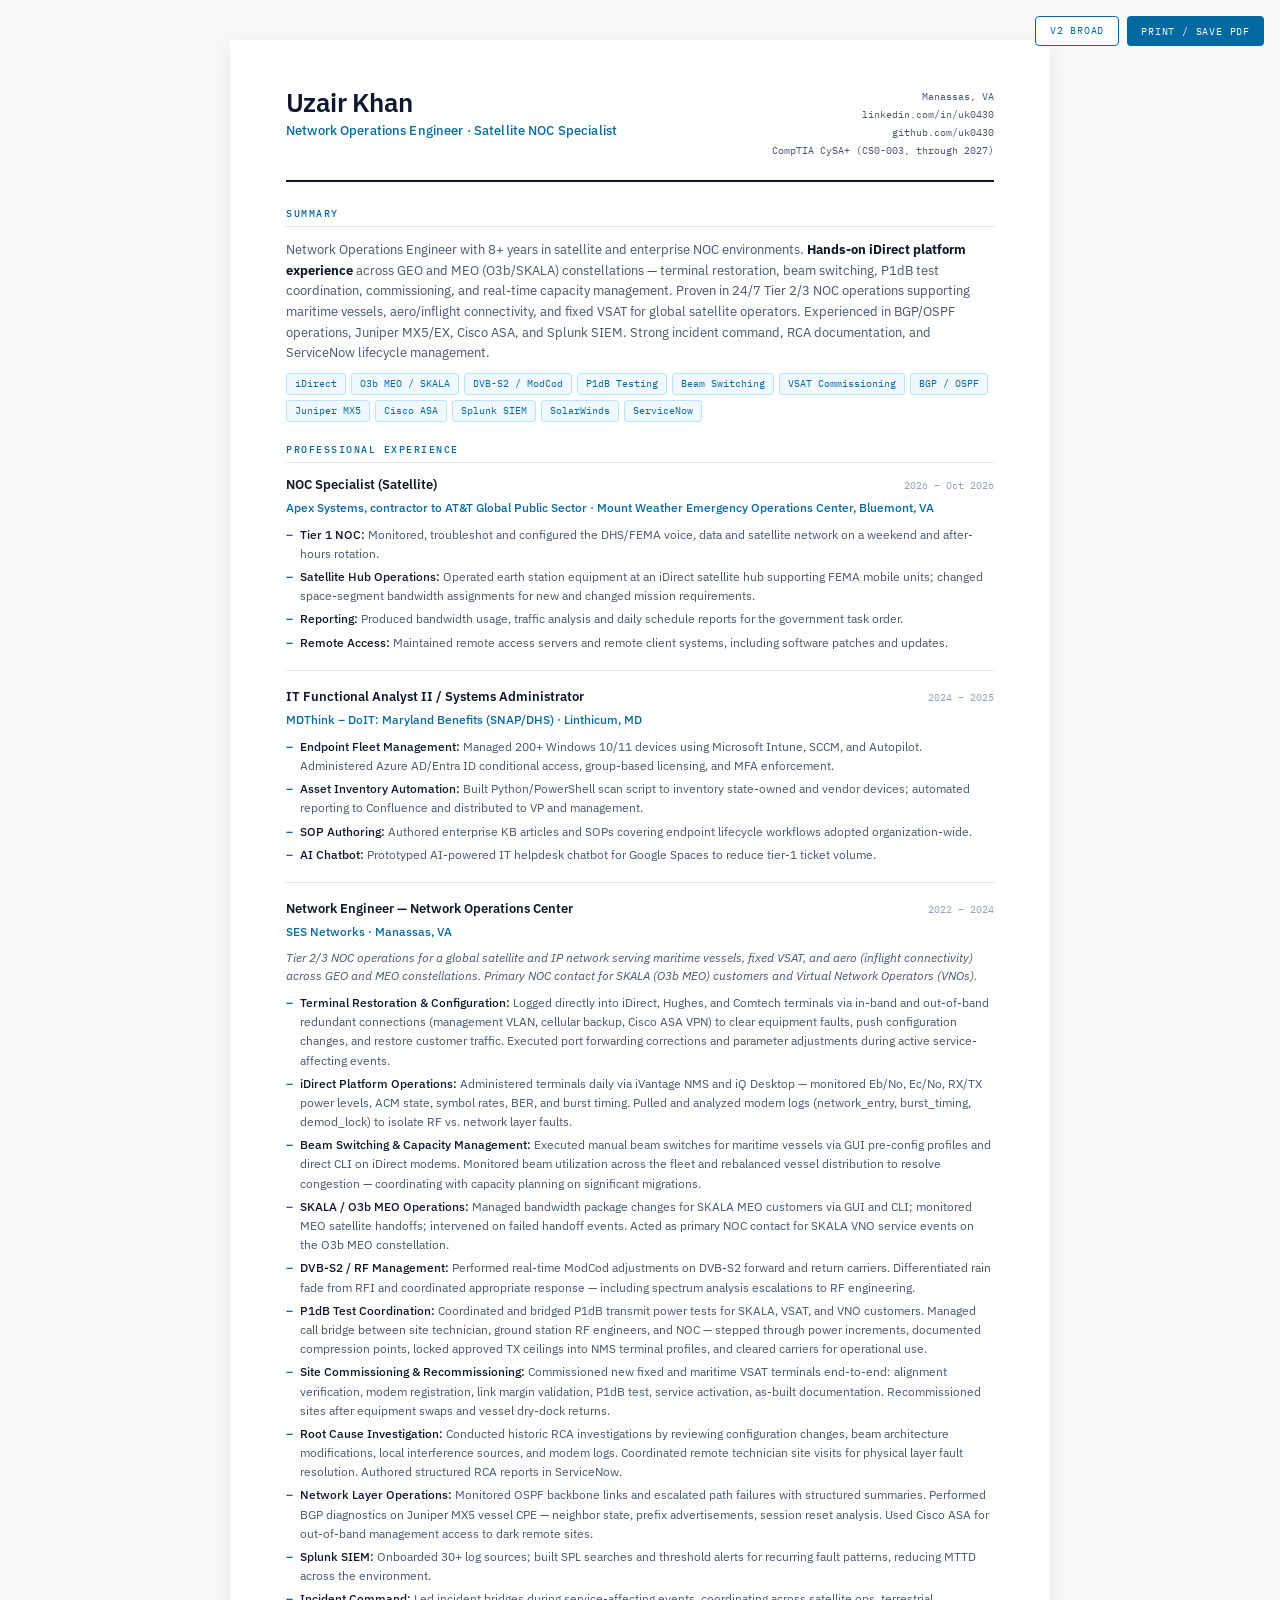
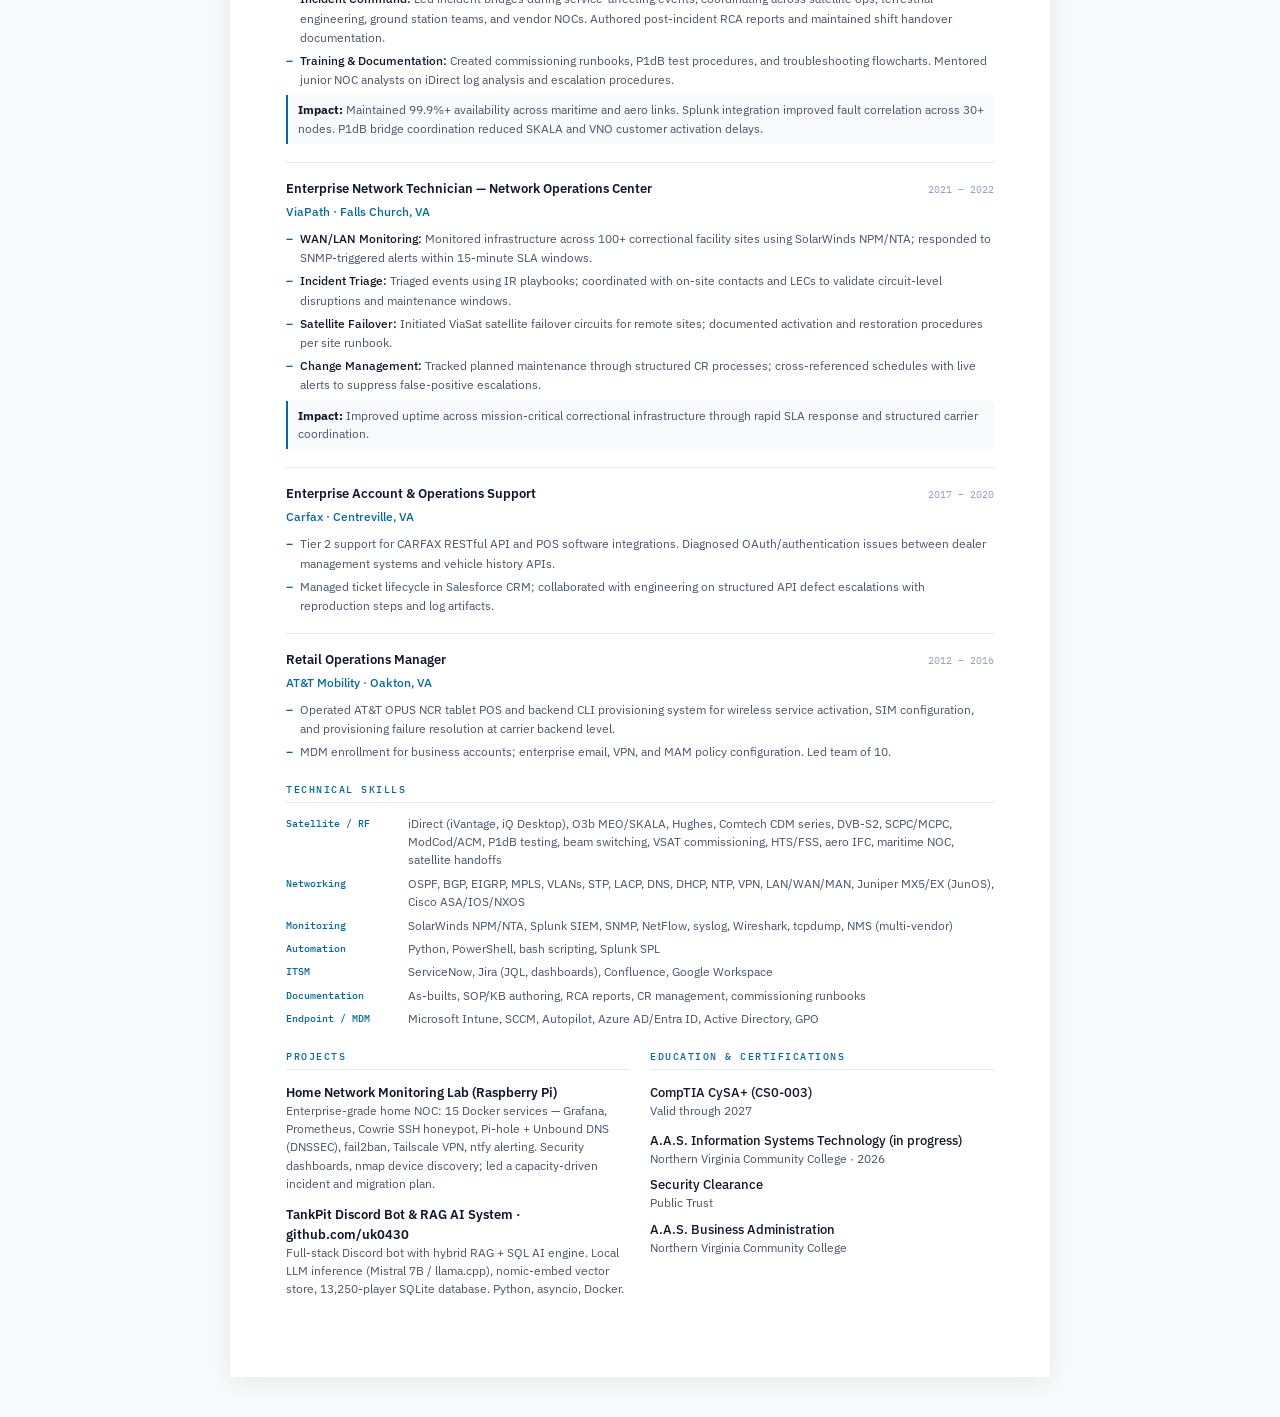
<file: resume-v1.html>
<!DOCTYPE html>
<html lang="en">
<head>
<meta charset="UTF-8">
<meta name="viewport" content="width=device-width, initial-scale=1.0">
<title>Uzair Khan — Satellite NOC Resume</title>
<meta name="robots" content="noindex, nofollow">
<link href="https://fonts.googleapis.com/css2?family=IBM+Plex+Mono:wght@400;500&family=IBM+Plex+Sans:ital,wght@0,300;0,400;0,500;0,600;1,400&display=swap" rel="stylesheet">
<style>
  *, *::before, *::after { box-sizing: border-box; margin: 0; padding: 0; }

  :root {
    --accent: #0369a1;
    --text: #0f172a;
    --dim: #475569;
    --muted: #94a3b8;
    --border: #e2e8f0;
    --bg: #ffffff;
    --tag-bg: #f0f9ff;
    --tag-border: #bae6fd;
    --mono: 'IBM Plex Mono', monospace;
    --sans: 'IBM Plex Sans', sans-serif;
  }

  html { background: #f8fafc; }

  body {
    background: var(--bg);
    color: var(--text);
    font-family: var(--sans);
    font-size: 13px;
    line-height: 1.6;
    max-width: 820px;
    margin: 40px auto;
    padding: 48px 56px;
    box-shadow: 0 4px 24px rgba(0,0,0,0.08);
  }

  /* ── HEADER ── */
  .header { margin-bottom: 24px; padding-bottom: 20px; border-bottom: 2px solid var(--text); }
  .header-top { display: flex; justify-content: space-between; align-items: flex-start; gap: 16px; }
  .name {
    font-family: var(--sans); font-size: 26px; font-weight: 600;
    letter-spacing: -0.02em; color: var(--text); line-height: 1.1;
  }
  .title {
    font-size: 13px; color: var(--accent); font-weight: 500;
    margin-top: 4px; letter-spacing: 0.01em;
  }
  .contact {
    text-align: right;
    font-family: var(--mono); font-size: 10px;
    color: var(--dim); line-height: 1.8;
  }
  .contact a { color: var(--accent); text-decoration: none; }

  /* ── SECTION ── */
  .section { margin-bottom: 20px; }
  .section-title {
    font-family: var(--mono); font-size: 10px; font-weight: 500;
    letter-spacing: 0.15em; text-transform: uppercase;
    color: var(--accent); border-bottom: 1px solid var(--border);
    padding-bottom: 4px; margin-bottom: 12px;
  }

  /* ── SUMMARY ── */
  .summary { color: var(--dim); font-size: 12.5px; line-height: 1.65; }
  .summary strong { color: var(--text); }

  /* ── CORE SKILLS TAGS ── */
  .tags { display: flex; flex-wrap: wrap; gap: 5px; margin-top: 10px; }
  .tag {
    font-family: var(--mono); font-size: 10px;
    background: var(--tag-bg); border: 1px solid var(--tag-border);
    color: var(--accent); padding: 2px 8px; border-radius: 3px;
  }

  /* ── JOB ── */
  .job { margin-bottom: 18px; }
  .job-header { display: flex; justify-content: space-between; align-items: baseline; gap: 8px; margin-bottom: 2px; }
  .job-title { font-weight: 600; font-size: 13px; color: var(--text); }
  .job-date { font-family: var(--mono); font-size: 10px; color: var(--muted); white-space: nowrap; }
  .job-company { font-size: 12px; color: var(--accent); font-weight: 500; margin-bottom: 8px; }
  .job-summary {
    font-size: 12px; color: var(--dim); margin-bottom: 8px;
    font-style: italic; line-height: 1.5;
  }

  ul { padding-left: 0; list-style: none; }
  ul li {
    font-size: 12px; color: var(--dim); line-height: 1.6;
    padding-left: 14px; position: relative; margin-bottom: 4px;
  }
  ul li::before {
    content: '–'; position: absolute; left: 0;
    color: var(--accent); font-weight: 600;
  }
  ul li strong { color: var(--text); font-weight: 500; }

  .impact {
    font-size: 11.5px; color: var(--dim); margin-top: 6px;
    padding: 6px 10px; background: #f8fafc; border-left: 2px solid var(--accent);
    border-radius: 0 4px 4px 0;
  }
  .impact strong { color: var(--text); }

  /* ── TWO COL ── */
  .two-col { display: grid; grid-template-columns: 1fr 1fr; gap: 20px; }

  /* ── SKILLS TABLE ── */
  .skills-grid { display: grid; grid-template-columns: 110px 1fr; gap: 5px 12px; }
  .sk-label { font-family: var(--mono); font-size: 10px; color: var(--accent); font-weight: 500; padding-top: 1px; }
  .sk-val { font-size: 11.5px; color: var(--dim); }

  /* ── PROJECTS ── */
  .project { margin-bottom: 10px; }
  .project-title { font-weight: 600; font-size: 12.5px; color: var(--text); }
  .project-sub { font-size: 11.5px; color: var(--dim); }

  /* ── EDU / CERT ── */
  .edu-item { margin-bottom: 6px; }
  .edu-name { font-weight: 500; font-size: 12.5px; }
  .edu-sub { font-size: 11.5px; color: var(--dim); }

  /* ── DIVIDER ── */
  .divider { border: none; border-top: 1px solid var(--border); margin: 16px 0; }

  /* ── PRINT ── */
  @media print {
    html { background: white; }
    body {
      margin: 0; padding: 32px 40px;
      box-shadow: none; font-size: 12px;
      max-width: 100%;
    }
    .name { font-size: 22px; }
    .no-print { display: none; }
    a { color: inherit; text-decoration: none; }
    .section { page-break-inside: avoid; }
    .job { page-break-inside: avoid; }
  }

  /* ── SCREEN TOOLBAR ── */
  .toolbar {
    position: fixed; top: 16px; right: 16px;
    display: flex; gap: 8px; z-index: 100;
  }
  .toolbar a, .toolbar button {
    font-family: var(--mono); font-size: 10px; letter-spacing: 0.08em;
    text-transform: uppercase; text-decoration: none;
    background: var(--accent); color: white;
    border: none; border-radius: 4px; padding: 6px 14px;
    cursor: pointer;
  }
  .toolbar a.secondary {
    background: white; color: var(--accent);
    border: 1px solid var(--accent);
  }
  @media print { .toolbar { display: none; } }
</style>
</head>
<body>

<div class="toolbar no-print">
  <a href="resume-v2.html" class="secondary">V2 Broad</a>
  <button onclick="window.print()">Print / Save PDF</button>
</div>

<!-- HEADER -->
<div class="header">
  <div class="header-top">
    <div>
      <div class="name">Uzair Khan</div>
      <div class="title">Network Operations Engineer · Satellite NOC Specialist</div>
    </div>
    <div class="contact">
      Manassas, VA<br>
      linkedin.com/in/uk0430<br>
      github.com/uk0430<br>
      CompTIA CySA+ (CS0-003, through 2027)
    </div>
  </div>
</div>

<!-- SUMMARY -->
<div class="section">
  <div class="section-title">Summary</div>
  <p class="summary">
    Network Operations Engineer with 8+ years in satellite and enterprise NOC environments.
    <strong>Hands-on iDirect platform experience</strong> across GEO and MEO (O3b/SKALA) constellations —
    terminal restoration, beam switching, P1dB test coordination, commissioning, and real-time capacity management.
    Proven in 24/7 Tier 2/3 NOC operations supporting maritime vessels, aero/inflight connectivity, and
    fixed VSAT for global satellite operators. Experienced in BGP/OSPF operations, Juniper MX5/EX,
    Cisco ASA, and Splunk SIEM. Strong incident command, RCA documentation, and ServiceNow lifecycle management.
  </p>
  <div class="tags">
    <span class="tag">iDirect</span>
    <span class="tag">O3b MEO / SKALA</span>
    <span class="tag">DVB-S2 / ModCod</span>
    <span class="tag">P1dB Testing</span>
    <span class="tag">Beam Switching</span>
    <span class="tag">VSAT Commissioning</span>
    <span class="tag">BGP / OSPF</span>
    <span class="tag">Juniper MX5</span>
    <span class="tag">Cisco ASA</span>
    <span class="tag">Splunk SIEM</span>
    <span class="tag">SolarWinds</span>
    <span class="tag">ServiceNow</span>
  </div>
</div>

<!-- EXPERIENCE -->
<div class="section">
  <div class="section-title">Professional Experience</div>

  <!-- APEX -->
  <div class="job">
    <div class="job-header">
      <div class="job-title">NOC Specialist (Satellite)</div>
      <div class="job-date">2026 – Oct 2026</div>
    </div>
    <div class="job-company">Apex Systems, contractor to AT&amp;T Global Public Sector · Mount Weather Emergency Operations Center, Bluemont, VA</div>
    <ul>
      <li><strong>Tier 1 NOC:</strong> Monitored, troubleshot and configured the DHS/FEMA voice, data and satellite network on a weekend and after-hours rotation.</li>
      <li><strong>Satellite Hub Operations:</strong> Operated earth station equipment at an iDirect satellite hub supporting FEMA mobile units; changed space-segment bandwidth assignments for new and changed mission requirements.</li>
      <li><strong>Reporting:</strong> Produced bandwidth usage, traffic analysis and daily schedule reports for the government task order.</li>
      <li><strong>Remote Access:</strong> Maintained remote access servers and remote client systems, including software patches and updates.</li>
    </ul>
  </div>

  <hr class="divider">

  <!-- MDTHINK -->
  <div class="job">
    <div class="job-header">
      <div class="job-title">IT Functional Analyst II / Systems Administrator</div>
      <div class="job-date">2024 – 2025</div>
    </div>
    <div class="job-company">MDThink – DoIT: Maryland Benefits (SNAP/DHS) · Linthicum, MD</div>
    <ul>
      <li><strong>Endpoint Fleet Management:</strong> Managed 200+ Windows 10/11 devices using Microsoft Intune, SCCM, and Autopilot. Administered Azure AD/Entra ID conditional access, group-based licensing, and MFA enforcement.</li>
      <li><strong>Asset Inventory Automation:</strong> Built Python/PowerShell scan script to inventory state-owned and vendor devices; automated reporting to Confluence and distributed to VP and management.</li>
      <li><strong>SOP Authoring:</strong> Authored enterprise KB articles and SOPs covering endpoint lifecycle workflows adopted organization-wide.</li>
      <li><strong>AI Chatbot:</strong> Prototyped AI-powered IT helpdesk chatbot for Google Spaces to reduce tier-1 ticket volume.</li>
    </ul>
  </div>

  <hr class="divider">

  <!-- SES -->
  <div class="job">
    <div class="job-header">
      <div class="job-title">Network Engineer — Network Operations Center</div>
      <div class="job-date">2022 – 2024</div>
    </div>
    <div class="job-company">SES Networks · Manassas, VA</div>
    <div class="job-summary">
      Tier 2/3 NOC operations for a global satellite and IP network serving maritime vessels, fixed VSAT,
      and aero (inflight connectivity) across GEO and MEO constellations. Primary NOC contact for SKALA
      (O3b MEO) customers and Virtual Network Operators (VNOs).
    </div>
    <ul>
      <li><strong>Terminal Restoration & Configuration:</strong> Logged directly into iDirect, Hughes, and Comtech terminals via in-band and out-of-band redundant connections (management VLAN, cellular backup, Cisco ASA VPN) to clear equipment faults, push configuration changes, and restore customer traffic. Executed port forwarding corrections and parameter adjustments during active service-affecting events.</li>
      <li><strong>iDirect Platform Operations:</strong> Administered terminals daily via iVantage NMS and iQ Desktop — monitored Eb/No, Ec/No, RX/TX power levels, ACM state, symbol rates, BER, and burst timing. Pulled and analyzed modem logs (network_entry, burst_timing, demod_lock) to isolate RF vs. network layer faults.</li>
      <li><strong>Beam Switching & Capacity Management:</strong> Executed manual beam switches for maritime vessels via GUI pre-config profiles and direct CLI on iDirect modems. Monitored beam utilization across the fleet and rebalanced vessel distribution to resolve congestion — coordinating with capacity planning on significant migrations.</li>
      <li><strong>SKALA / O3b MEO Operations:</strong> Managed bandwidth package changes for SKALA MEO customers via GUI and CLI; monitored MEO satellite handoffs; intervened on failed handoff events. Acted as primary NOC contact for SKALA VNO service events on the O3b MEO constellation.</li>
      <li><strong>DVB-S2 / RF Management:</strong> Performed real-time ModCod adjustments on DVB-S2 forward and return carriers. Differentiated rain fade from RFI and coordinated appropriate response — including spectrum analysis escalations to RF engineering.</li>
      <li><strong>P1dB Test Coordination:</strong> Coordinated and bridged P1dB transmit power tests for SKALA, VSAT, and VNO customers. Managed call bridge between site technician, ground station RF engineers, and NOC — stepped through power increments, documented compression points, locked approved TX ceilings into NMS terminal profiles, and cleared carriers for operational use.</li>
      <li><strong>Site Commissioning & Recommissioning:</strong> Commissioned new fixed and maritime VSAT terminals end-to-end: alignment verification, modem registration, link margin validation, P1dB test, service activation, as-built documentation. Recommissioned sites after equipment swaps and vessel dry-dock returns.</li>
      <li><strong>Root Cause Investigation:</strong> Conducted historic RCA investigations by reviewing configuration changes, beam architecture modifications, local interference sources, and modem logs. Coordinated remote technician site visits for physical layer fault resolution. Authored structured RCA reports in ServiceNow.</li>
      <li><strong>Network Layer Operations:</strong> Monitored OSPF backbone links and escalated path failures with structured summaries. Performed BGP diagnostics on Juniper MX5 vessel CPE — neighbor state, prefix advertisements, session reset analysis. Used Cisco ASA for out-of-band management access to dark remote sites.</li>
      <li><strong>Splunk SIEM:</strong> Onboarded 30+ log sources; built SPL searches and threshold alerts for recurring fault patterns, reducing MTTD across the environment.</li>
      <li><strong>Incident Command:</strong> Led incident bridges during service-affecting events, coordinating across satellite ops, terrestrial engineering, ground station teams, and vendor NOCs. Authored post-incident RCA reports and maintained shift handover documentation.</li>
      <li><strong>Training & Documentation:</strong> Created commissioning runbooks, P1dB test procedures, and troubleshooting flowcharts. Mentored junior NOC analysts on iDirect log analysis and escalation procedures.</li>
    </ul>
    <div class="impact">
      <strong>Impact:</strong> Maintained 99.9%+ availability across maritime and aero links.
      Splunk integration improved fault correlation across 30+ nodes.
      P1dB bridge coordination reduced SKALA and VNO customer activation delays.
    </div>
  </div>

  <hr class="divider">

  <!-- VIAPATH -->
  <div class="job">
    <div class="job-header">
      <div class="job-title">Enterprise Network Technician — Network Operations Center</div>
      <div class="job-date">2021 – 2022</div>
    </div>
    <div class="job-company">ViaPath · Falls Church, VA</div>
    <ul>
      <li><strong>WAN/LAN Monitoring:</strong> Monitored infrastructure across 100+ correctional facility sites using SolarWinds NPM/NTA; responded to SNMP-triggered alerts within 15-minute SLA windows.</li>
      <li><strong>Incident Triage:</strong> Triaged events using IR playbooks; coordinated with on-site contacts and LECs to validate circuit-level disruptions and maintenance windows.</li>
      <li><strong>Satellite Failover:</strong> Initiated ViaSat satellite failover circuits for remote sites; documented activation and restoration procedures per site runbook.</li>
      <li><strong>Change Management:</strong> Tracked planned maintenance through structured CR processes; cross-referenced schedules with live alerts to suppress false-positive escalations.</li>
    </ul>
    <div class="impact"><strong>Impact:</strong> Improved uptime across mission-critical correctional infrastructure through rapid SLA response and structured carrier coordination.</div>
  </div>

  <hr class="divider">

  <!-- CARFAX -->
  <div class="job">
    <div class="job-header">
      <div class="job-title">Enterprise Account & Operations Support</div>
      <div class="job-date">2017 – 2020</div>
    </div>
    <div class="job-company">Carfax · Centreville, VA</div>
    <ul>
      <li>Tier 2 support for CARFAX RESTful API and POS software integrations. Diagnosed OAuth/authentication issues between dealer management systems and vehicle history APIs.</li>
      <li>Managed ticket lifecycle in Salesforce CRM; collaborated with engineering on structured API defect escalations with reproduction steps and log artifacts.</li>
    </ul>
  </div>

  <hr class="divider">

  <!-- ATT -->
  <div class="job">
    <div class="job-header">
      <div class="job-title">Retail Operations Manager</div>
      <div class="job-date">2012 – 2016</div>
    </div>
    <div class="job-company">AT&T Mobility · Oakton, VA</div>
    <ul>
      <li>Operated AT&T OPUS NCR tablet POS and backend CLI provisioning system for wireless service activation, SIM configuration, and provisioning failure resolution at carrier backend level.</li>
      <li>MDM enrollment for business accounts; enterprise email, VPN, and MAM policy configuration. Led team of 10.</li>
    </ul>
  </div>
</div>

<!-- SKILLS -->
<div class="section">
  <div class="section-title">Technical Skills</div>
  <div class="skills-grid">
    <div class="sk-label">Satellite / RF</div>
    <div class="sk-val">iDirect (iVantage, iQ Desktop), O3b MEO/SKALA, Hughes, Comtech CDM series, DVB-S2, SCPC/MCPC, ModCod/ACM, P1dB testing, beam switching, VSAT commissioning, HTS/FSS, aero IFC, maritime NOC, satellite handoffs</div>
    <div class="sk-label">Networking</div>
    <div class="sk-val">OSPF, BGP, EIGRP, MPLS, VLANs, STP, LACP, DNS, DHCP, NTP, VPN, LAN/WAN/MAN, Juniper MX5/EX (JunOS), Cisco ASA/IOS/NXOS</div>
    <div class="sk-label">Monitoring</div>
    <div class="sk-val">SolarWinds NPM/NTA, Splunk SIEM, SNMP, NetFlow, syslog, Wireshark, tcpdump, NMS (multi-vendor)</div>
    <div class="sk-label">Automation</div>
    <div class="sk-val">Python, PowerShell, bash scripting, Splunk SPL</div>
    <div class="sk-label">ITSM</div>
    <div class="sk-val">ServiceNow, Jira (JQL, dashboards), Confluence, Google Workspace</div>
    <div class="sk-label">Documentation</div>
    <div class="sk-val">As-builts, SOP/KB authoring, RCA reports, CR management, commissioning runbooks</div>
    <div class="sk-label">Endpoint / MDM</div>
    <div class="sk-val">Microsoft Intune, SCCM, Autopilot, Azure AD/Entra ID, Active Directory, GPO</div>
  </div>
</div>

<!-- PROJECTS + EDU -->
<div class="two-col">
  <div class="section">
    <div class="section-title">Projects</div>
    <div class="project">
      <div class="project-title">Home Network Monitoring Lab (Raspberry Pi)</div>
      <div class="project-sub">Enterprise-grade home NOC: 15 Docker services — Grafana, Prometheus, Cowrie SSH honeypot, Pi-hole + Unbound DNS (DNSSEC), fail2ban, Tailscale VPN, ntfy alerting. Security dashboards, nmap device discovery; led a capacity-driven incident and migration plan.</div>
    </div>
    <div class="project">
      <div class="project-title">TankPit Discord Bot & RAG AI System · github.com/uk0430</div>
      <div class="project-sub">Full-stack Discord bot with hybrid RAG + SQL AI engine. Local LLM inference (Mistral 7B / llama.cpp), nomic-embed vector store, 13,250-player SQLite database. Python, asyncio, Docker.</div>
    </div>
  </div>

  <div class="section">
    <div class="section-title">Education & Certifications</div>
    <div class="edu-item">
      <div class="edu-name">CompTIA CySA+ (CS0-003)</div>
      <div class="edu-sub">Valid through 2027</div>
    </div>
    <div class="edu-item" style="margin-top:10px;">
      <div class="edu-name">A.A.S. Information Systems Technology (in progress)</div>
      <div class="edu-sub">Northern Virginia Community College · 2026</div>
    </div>
    <div class="edu-item" style="margin-top:6px;">
      <div class="edu-name">Security Clearance</div>
      <div class="edu-sub">Public Trust</div>
    </div>
    <div class="edu-item" style="margin-top:6px;">
      <div class="edu-name">A.A.S. Business Administration</div>
      <div class="edu-sub">Northern Virginia Community College</div>
    </div>
  </div>
</div>

</body>
</html>
</file>
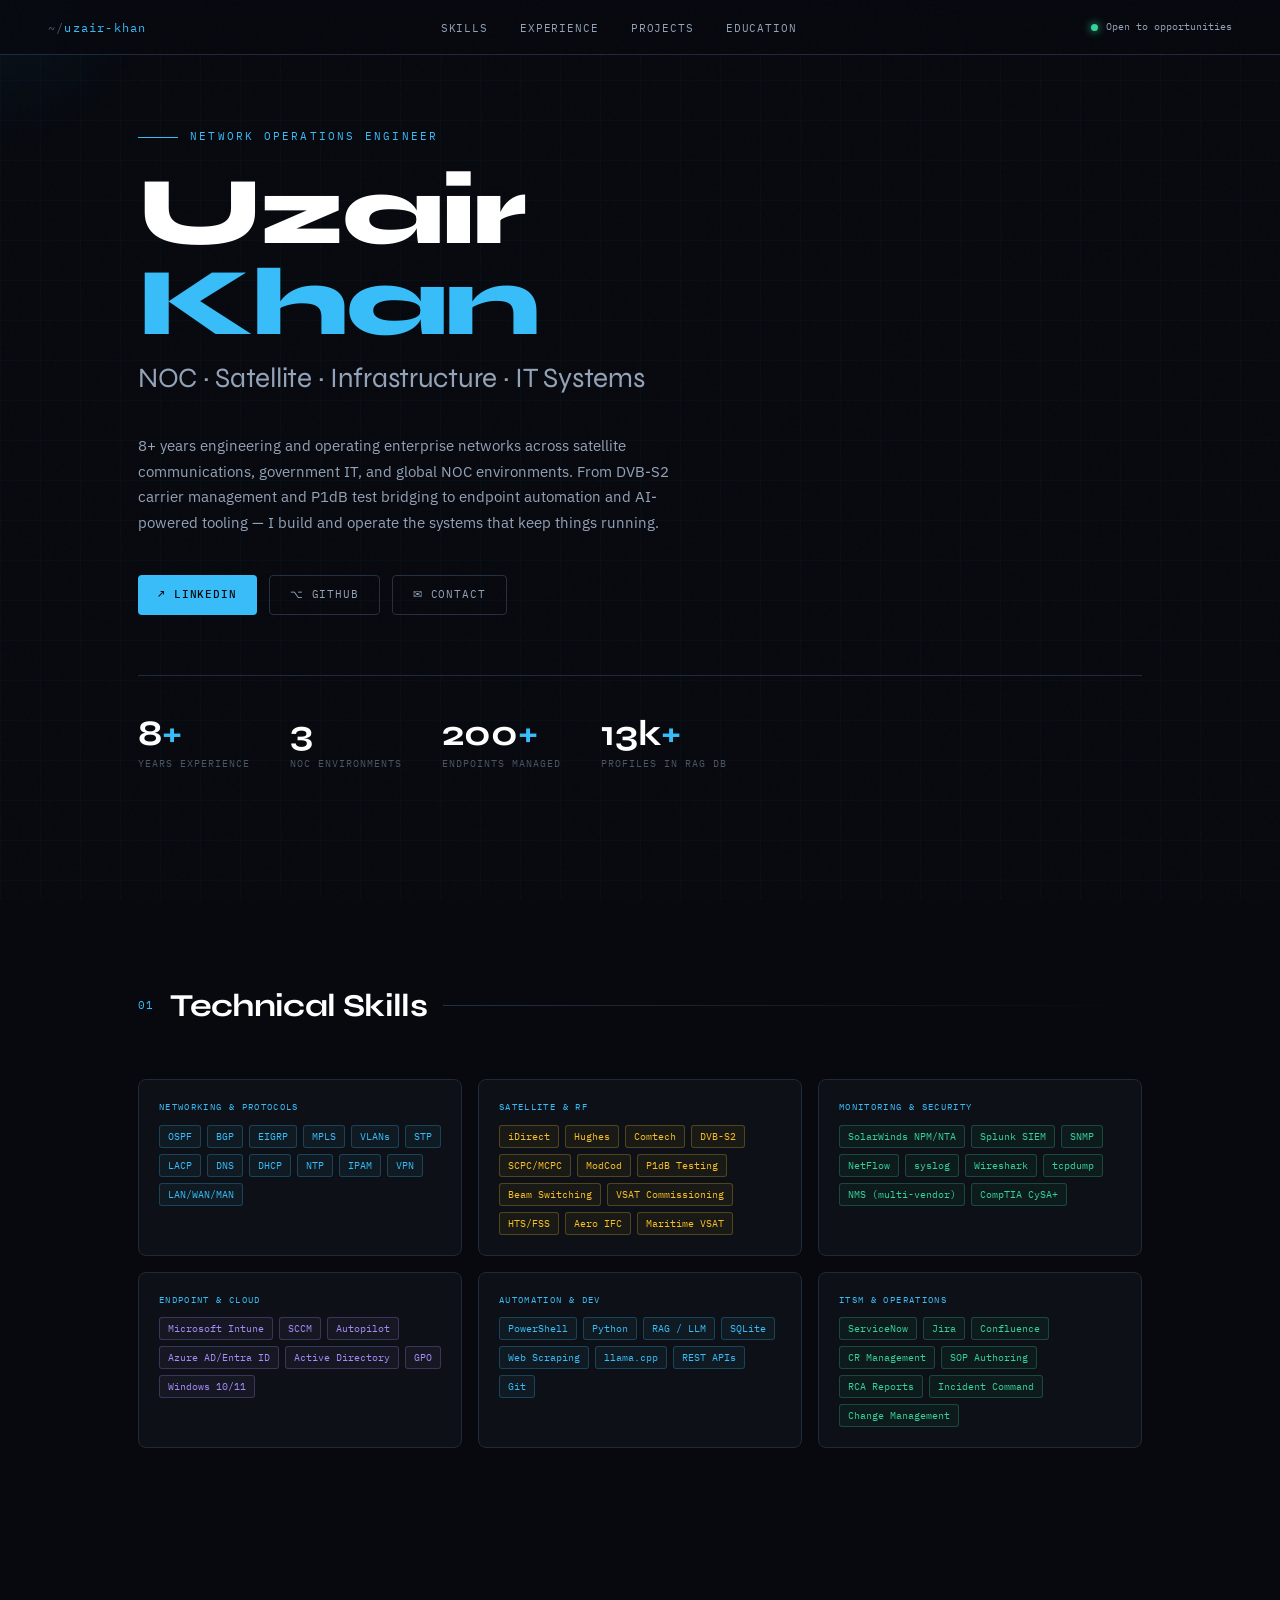
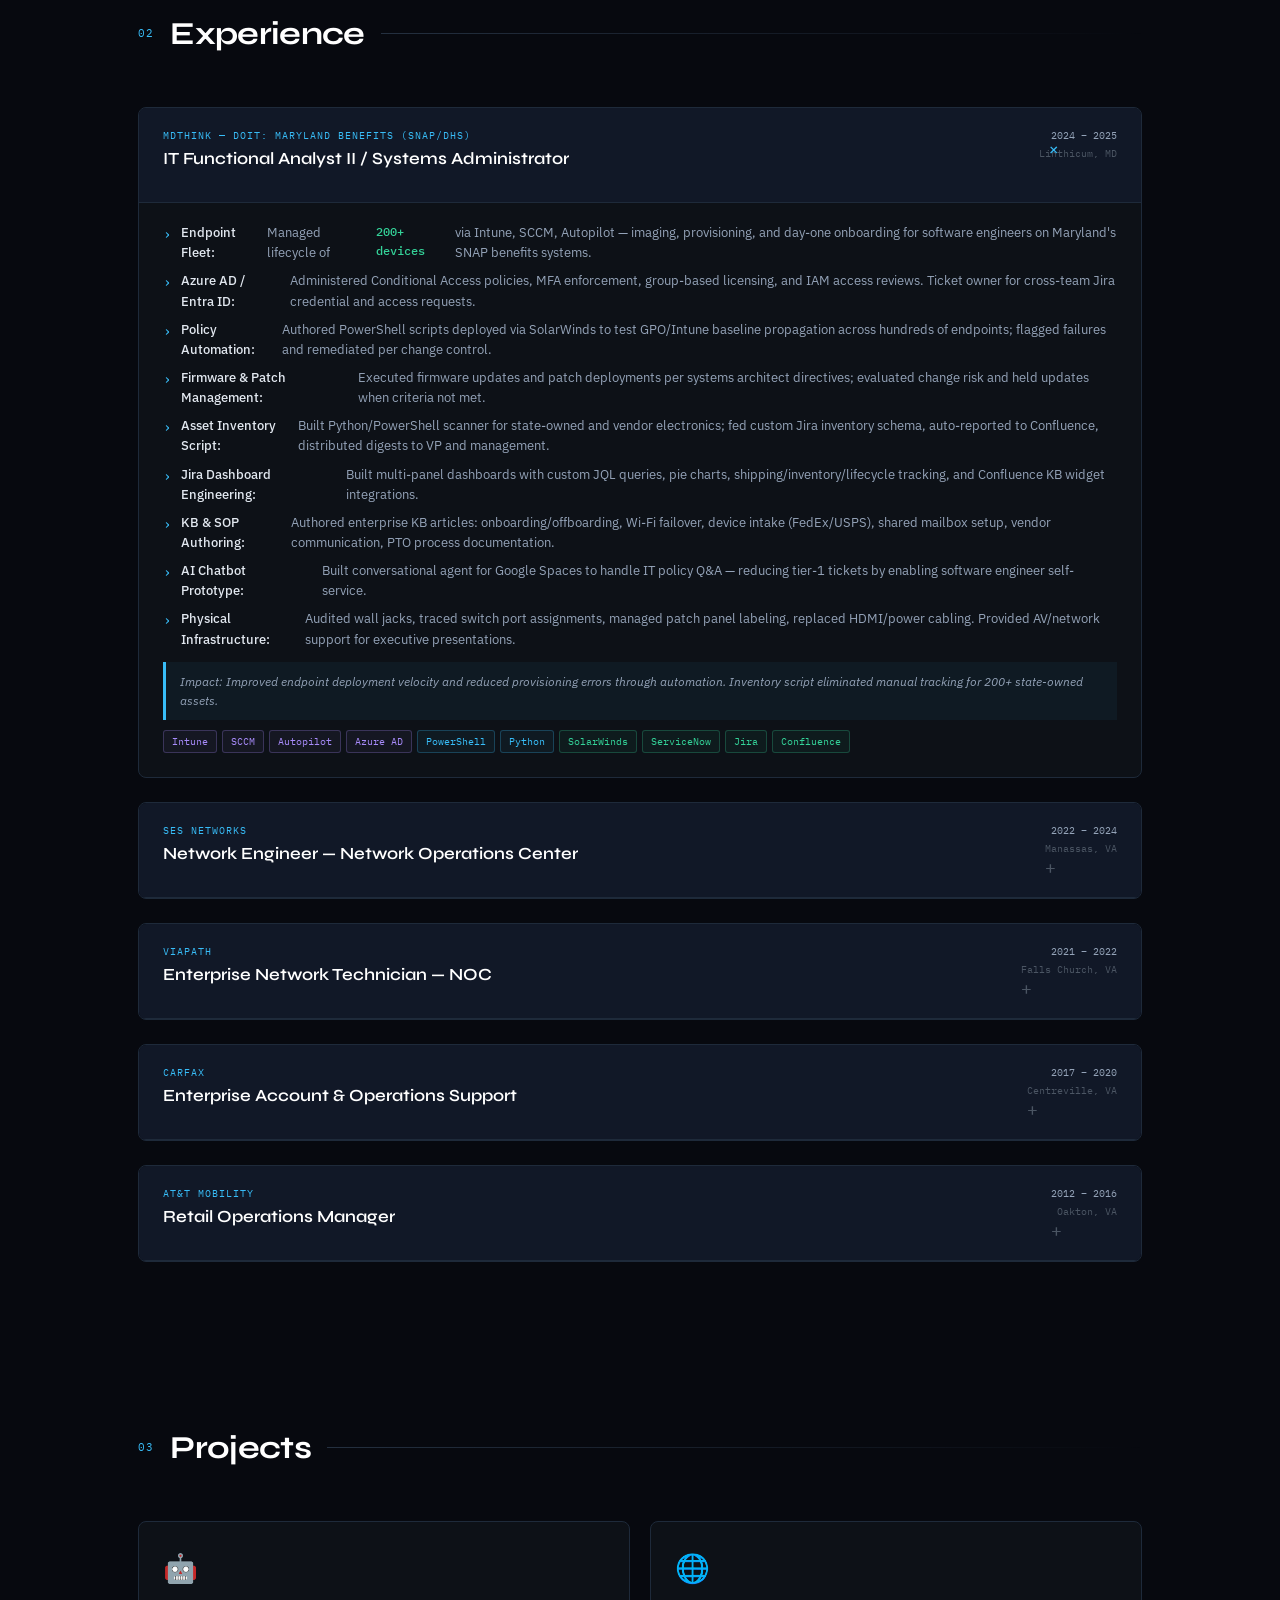
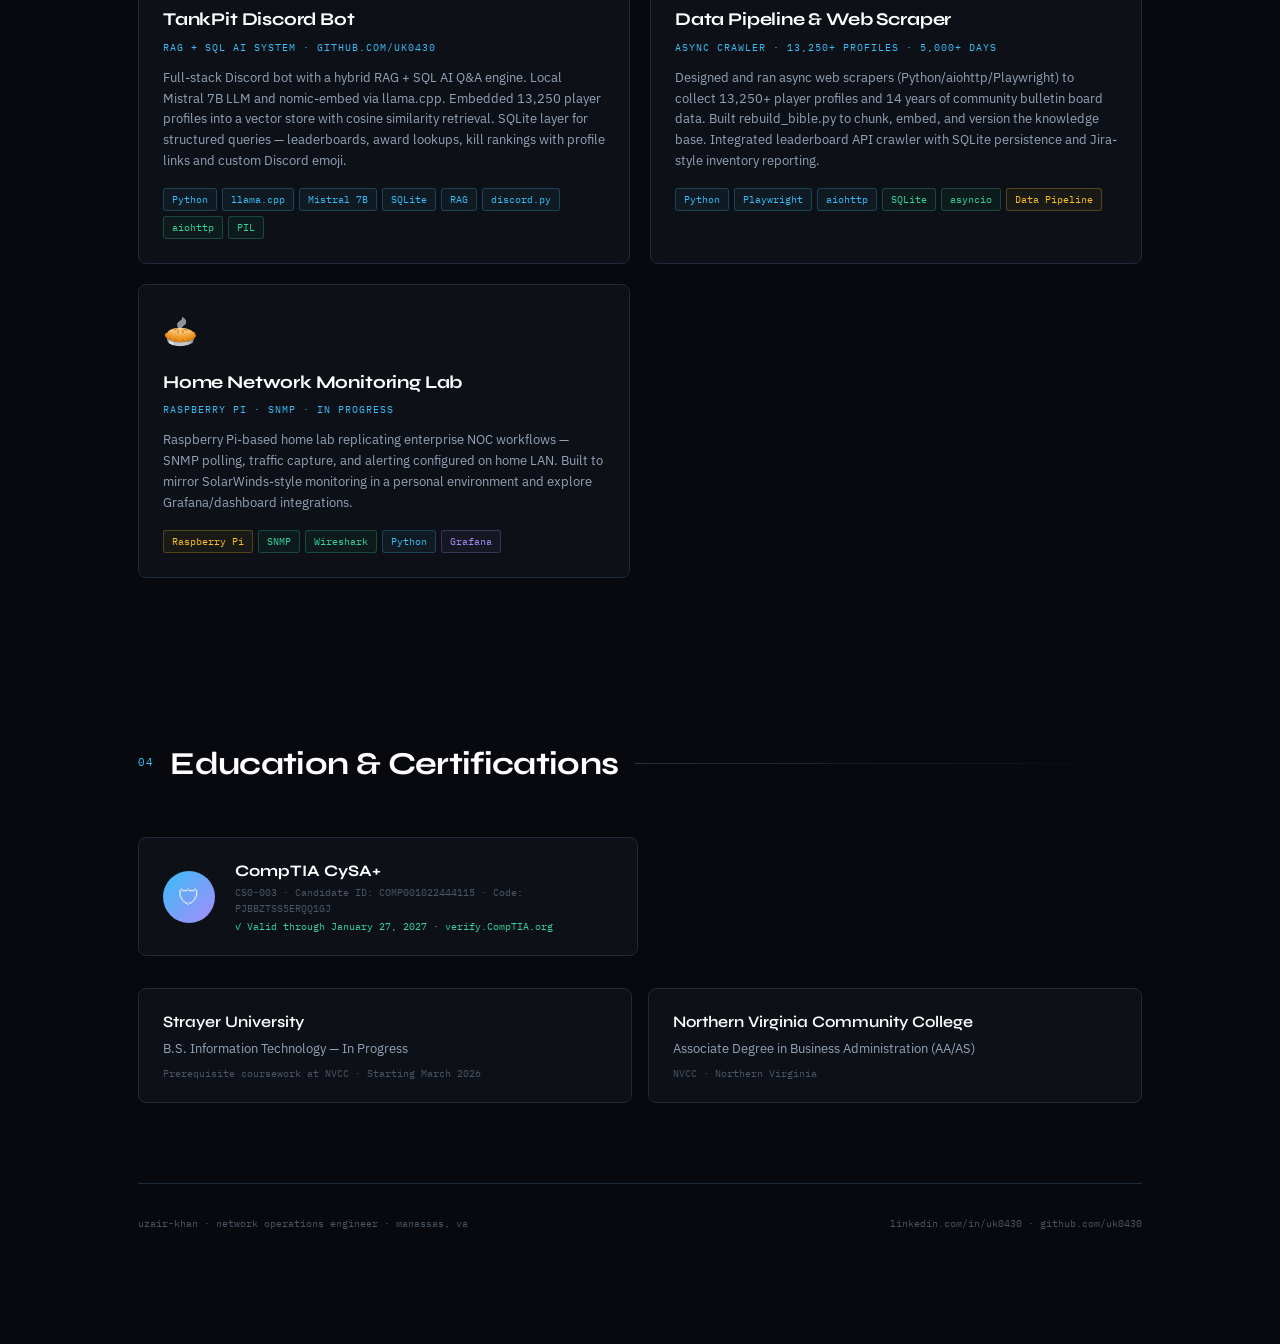
<file: Uzair_Khan_Portfolio.html>
<!DOCTYPE html>
<html lang="en">
<head>
<meta charset="UTF-8">
<meta name="viewport" content="width=device-width, initial-scale=1.0">
<title>Uzair Khan — Network Operations Engineer</title>
<link href="https://fonts.googleapis.com/css2?family=Syne:wght@400;500;600;700;800&family=IBM+Plex+Mono:wght@300;400;500&family=IBM+Plex+Sans:ital,wght@0,300;0,400;0,500;1,300&display=swap" rel="stylesheet">
<style>
:root {
  --bg: #07090f;
  --bg2: #0d1117;
  --bg3: #111827;
  --border: #1e2a3a;
  --border2: #243040;
  --accent: #38bdf8;
  --accent2: #0ea5e9;
  --green: #34d399;
  --amber: #fbbf24;
  --red: #f87171;
  --purple: #a78bfa;
  --text: #e2e8f0;
  --dim: #94a3b8;
  --muted: #4b5563;
  --mono: 'IBM Plex Mono', monospace;
  --sans: 'IBM Plex Sans', sans-serif;
  --display: 'Syne', sans-serif;
}

*, *::before, *::after { box-sizing: border-box; margin: 0; padding: 0; }

html { scroll-behavior: smooth; }

body {
  background: var(--bg);
  color: var(--text);
  font-family: var(--sans);
  font-size: 14px;
  line-height: 1.6;
  overflow-x: hidden;
}

/* ── NOISE TEXTURE ──────────────────────────────────── */
body::before {
  content: '';
  position: fixed;
  inset: 0;
  background-image: url("data:image/svg+xml,%3Csvg viewBox='0 0 256 256' xmlns='http://www.w3.org/2000/svg'%3E%3Cfilter id='noise'%3E%3CfeTurbulence type='fractalNoise' baseFrequency='0.9' numOctaves='4' stitchTiles='stitch'/%3E%3C/filter%3E%3Crect width='100%25' height='100%25' filter='url(%23noise)' opacity='0.04'/%3E%3C/svg%3E");
  pointer-events: none;
  z-index: 9999;
  opacity: 0.4;
}

/* ── GRID BG ────────────────────────────────────────── */
body::after {
  content: '';
  position: fixed;
  inset: 0;
  background-image:
    linear-gradient(rgba(56,189,248,0.03) 1px, transparent 1px),
    linear-gradient(90deg, rgba(56,189,248,0.03) 1px, transparent 1px);
  background-size: 40px 40px;
  pointer-events: none;
  z-index: 0;
}

/* ── NAV ────────────────────────────────────────────── */
nav {
  position: fixed;
  top: 0; left: 0; right: 0;
  z-index: 100;
  display: flex;
  align-items: center;
  justify-content: space-between;
  padding: 16px 48px;
  background: rgba(7,9,15,0.85);
  backdrop-filter: blur(12px);
  border-bottom: 1px solid var(--border);
}

.nav-logo {
  font-family: var(--mono);
  font-size: 12px;
  color: var(--accent);
  letter-spacing: 0.1em;
}

.nav-logo span { color: var(--muted); }

.nav-links {
  display: flex;
  gap: 32px;
  list-style: none;
}

.nav-links a {
  font-family: var(--mono);
  font-size: 11px;
  color: var(--dim);
  text-decoration: none;
  letter-spacing: 0.08em;
  text-transform: uppercase;
  transition: color 0.2s;
}

.nav-links a:hover { color: var(--accent); }

.nav-status {
  display: flex;
  align-items: center;
  gap: 8px;
  font-family: var(--mono);
  font-size: 10px;
  color: var(--dim);
}

.status-dot {
  width: 7px; height: 7px;
  border-radius: 50%;
  background: var(--green);
  box-shadow: 0 0 8px var(--green);
  animation: pulse 2s infinite;
}

@keyframes pulse { 0%,100%{opacity:1} 50%{opacity:0.3} }

/* ── WRAPPER ────────────────────────────────────────── */
.wrapper {
  position: relative;
  z-index: 1;
  max-width: 1100px;
  margin: 0 auto;
  padding: 0 48px 80px;
}

/* ── HERO ───────────────────────────────────────────── */
.hero {
  min-height: 100vh;
  display: flex;
  flex-direction: column;
  justify-content: center;
  padding-top: 80px;
  position: relative;
}

.hero-eyebrow {
  font-family: var(--mono);
  font-size: 11px;
  color: var(--accent);
  letter-spacing: 0.2em;
  text-transform: uppercase;
  margin-bottom: 20px;
  display: flex;
  align-items: center;
  gap: 12px;
}

.hero-eyebrow::before {
  content: '';
  width: 40px; height: 1px;
  background: var(--accent);
}

h1.hero-name {
  font-family: var(--display);
  font-size: clamp(56px, 8vw, 96px);
  font-weight: 800;
  line-height: 0.95;
  letter-spacing: -0.03em;
  color: #fff;
  margin-bottom: 8px;
}

.hero-name .accent { color: var(--accent); }

.hero-role {
  font-family: var(--display);
  font-size: clamp(18px, 3vw, 28px);
  font-weight: 400;
  color: var(--dim);
  margin-bottom: 32px;
  letter-spacing: -0.01em;
}

.hero-desc {
  max-width: 560px;
  font-size: 15px;
  color: var(--dim);
  line-height: 1.7;
  margin-bottom: 40px;
}

.hero-links {
  display: flex;
  flex-wrap: wrap;
  gap: 12px;
  margin-bottom: 60px;
}

.btn {
  display: inline-flex;
  align-items: center;
  gap: 8px;
  font-family: var(--mono);
  font-size: 11px;
  letter-spacing: 0.08em;
  text-transform: uppercase;
  text-decoration: none;
  padding: 10px 20px;
  border-radius: 4px;
  transition: all 0.2s;
  cursor: pointer;
  border: none;
}

.btn-primary {
  background: var(--accent);
  color: #07090f;
  font-weight: 500;
}

.btn-primary:hover { background: #7dd3fc; }

.btn-ghost {
  background: transparent;
  color: var(--dim);
  border: 1px solid var(--border2);
}

.btn-ghost:hover { border-color: var(--accent); color: var(--accent); }

.hero-stats {
  display: flex;
  gap: 40px;
  padding-top: 40px;
  border-top: 1px solid var(--border);
}

.stat-num {
  font-family: var(--display);
  font-size: 36px;
  font-weight: 700;
  color: #fff;
  line-height: 1;
  margin-bottom: 4px;
}

.stat-num span { color: var(--accent); }

.stat-label {
  font-family: var(--mono);
  font-size: 10px;
  color: var(--muted);
  text-transform: uppercase;
  letter-spacing: 0.1em;
}

/* ── SECTION ────────────────────────────────────────── */
section { padding: 80px 0; }

.section-header {
  display: flex;
  align-items: center;
  gap: 16px;
  margin-bottom: 48px;
}

.section-num {
  font-family: var(--mono);
  font-size: 11px;
  color: var(--accent);
  letter-spacing: 0.1em;
}

.section-title {
  font-family: var(--display);
  font-size: 32px;
  font-weight: 700;
  color: #fff;
  letter-spacing: -0.02em;
}

.section-line {
  flex: 1;
  height: 1px;
  background: linear-gradient(90deg, var(--border2), transparent);
}

/* ── SKILLS GRID ────────────────────────────────────── */
.skills-grid {
  display: grid;
  grid-template-columns: repeat(auto-fit, minmax(280px, 1fr));
  gap: 16px;
}

.skill-card {
  background: var(--bg2);
  border: 1px solid var(--border);
  border-radius: 8px;
  padding: 20px;
  transition: border-color 0.2s, transform 0.2s;
}

.skill-card:hover {
  border-color: rgba(56,189,248,0.3);
  transform: translateY(-2px);
}

.skill-card-label {
  font-family: var(--mono);
  font-size: 9px;
  color: var(--accent);
  text-transform: uppercase;
  letter-spacing: 0.15em;
  margin-bottom: 10px;
}

.skill-tags {
  display: flex;
  flex-wrap: wrap;
  gap: 6px;
}

.tag {
  font-family: var(--mono);
  font-size: 10px;
  padding: 3px 8px;
  border-radius: 3px;
  border: 1px solid;
  line-height: 1.5;
}

.tag-blue  { color: var(--accent); border-color: rgba(56,189,248,0.25); background: rgba(56,189,248,0.05); }
.tag-green { color: var(--green);  border-color: rgba(52,211,153,0.25); background: rgba(52,211,153,0.05); }
.tag-amber { color: var(--amber);  border-color: rgba(251,191,36,0.25); background: rgba(251,191,36,0.05); }
.tag-purple{ color: var(--purple); border-color: rgba(167,139,250,0.25);background: rgba(167,139,250,0.05);}

/* ── EXPERIENCE ─────────────────────────────────────── */
.exp-list { display: flex; flex-direction: column; gap: 24px; }

.exp-card {
  background: var(--bg2);
  border: 1px solid var(--border);
  border-radius: 8px;
  overflow: hidden;
  transition: border-color 0.2s;
}

.exp-card:hover { border-color: rgba(56,189,248,0.2); }

.exp-header {
  display: grid;
  grid-template-columns: 1fr auto;
  gap: 16px;
  align-items: start;
  padding: 20px 24px;
  background: var(--bg3);
  border-bottom: 1px solid var(--border);
  cursor: pointer;
  user-select: none;
}

.exp-company {
  font-family: var(--mono);
  font-size: 10px;
  color: var(--accent);
  letter-spacing: 0.1em;
  text-transform: uppercase;
  margin-bottom: 4px;
}

.exp-title {
  font-family: var(--display);
  font-size: 17px;
  font-weight: 600;
  color: #fff;
  line-height: 1.3;
}

.exp-meta {
  text-align: right;
  font-family: var(--mono);
  font-size: 10px;
}

.exp-date { color: var(--dim); display: block; margin-bottom: 2px; }
.exp-loc  { color: var(--muted); }

.exp-toggle {
  font-family: var(--mono);
  font-size: 18px;
  color: var(--muted);
  margin-top: 2px;
  transition: transform 0.3s, color 0.2s;
  line-height: 1;
}

.exp-card.open .exp-toggle { transform: rotate(45deg); color: var(--accent); }

.exp-body {
  padding: 0 24px;
  max-height: 0;
  overflow: hidden;
  transition: max-height 0.4s ease, padding 0.3s ease;
}

.exp-card.open .exp-body {
  max-height: 2000px;
  padding: 20px 24px 24px;
}

.exp-bullets { list-style: none; }

.exp-bullets li {
  display: flex;
  gap: 10px;
  font-size: 13px;
  color: var(--dim);
  margin-bottom: 8px;
  line-height: 1.55;
}

.exp-bullets li::before {
  content: '›';
  color: var(--accent);
  font-family: var(--mono);
  flex-shrink: 0;
  margin-top: 1px;
  font-size: 14px;
}

.exp-bullets li b { color: var(--text); font-weight: 500; }
.exp-bullets li .metric { color: var(--green); font-weight: 500; font-family: var(--mono); font-size: 12px; }

.exp-impact {
  margin-top: 12px;
  padding: 10px 14px;
  background: rgba(56,189,248,0.05);
  border-left: 3px solid var(--accent);
  font-size: 12px;
  color: var(--dim);
  font-style: italic;
}

.exp-tools {
  margin-top: 10px;
  display: flex;
  flex-wrap: wrap;
  gap: 5px;
}

/* ── PROJECTS ───────────────────────────────────────── */
.projects-grid {
  display: grid;
  grid-template-columns: repeat(auto-fit, minmax(340px, 1fr));
  gap: 20px;
}

.project-card {
  background: var(--bg2);
  border: 1px solid var(--border);
  border-radius: 8px;
  padding: 24px;
  transition: border-color 0.2s, transform 0.2s;
  position: relative;
  overflow: hidden;
}

.project-card::before {
  content: '';
  position: absolute;
  top: 0; left: 0; right: 0;
  height: 2px;
  background: linear-gradient(90deg, var(--accent), var(--purple));
  opacity: 0;
  transition: opacity 0.2s;
}

.project-card:hover { border-color: rgba(56,189,248,0.3); transform: translateY(-3px); }
.project-card:hover::before { opacity: 1; }

.project-icon {
  font-size: 28px;
  margin-bottom: 14px;
  display: block;
}

.project-title {
  font-family: var(--display);
  font-size: 18px;
  font-weight: 700;
  color: #fff;
  margin-bottom: 6px;
  letter-spacing: -0.01em;
}

.project-sub {
  font-family: var(--mono);
  font-size: 10px;
  color: var(--accent);
  text-transform: uppercase;
  letter-spacing: 0.1em;
  margin-bottom: 12px;
}

.project-desc {
  font-size: 13px;
  color: var(--dim);
  line-height: 1.6;
  margin-bottom: 16px;
}

.project-tags { display: flex; flex-wrap: wrap; gap: 5px; }

/* ── CERT ───────────────────────────────────────────── */
.cert-card {
  display: flex;
  align-items: center;
  gap: 20px;
  background: var(--bg2);
  border: 1px solid var(--border);
  border-radius: 8px;
  padding: 20px 24px;
  max-width: 500px;
  transition: border-color 0.2s;
}

.cert-card:hover { border-color: rgba(56,189,248,0.3); }

.cert-badge {
  width: 52px; height: 52px;
  border-radius: 50%;
  background: linear-gradient(135deg, var(--accent), var(--purple));
  display: flex;
  align-items: center;
  justify-content: center;
  font-size: 22px;
  flex-shrink: 0;
}

.cert-name {
  font-family: var(--display);
  font-size: 16px;
  font-weight: 700;
  color: #fff;
  margin-bottom: 2px;
}

.cert-meta {
  font-family: var(--mono);
  font-size: 10px;
  color: var(--muted);
  margin-bottom: 2px;
}

.cert-valid {
  font-family: var(--mono);
  font-size: 10px;
  color: var(--green);
}

/* ── EDU ────────────────────────────────────────────── */
.edu-grid { display: grid; grid-template-columns: 1fr 1fr; gap: 16px; }

.edu-card {
  background: var(--bg2);
  border: 1px solid var(--border);
  border-radius: 8px;
  padding: 20px 24px;
  transition: border-color 0.2s;
}

.edu-card:hover { border-color: rgba(56,189,248,0.2); }

.edu-school {
  font-family: var(--display);
  font-size: 16px;
  font-weight: 600;
  color: #fff;
  margin-bottom: 4px;
}

.edu-degree {
  font-size: 13px;
  color: var(--dim);
  margin-bottom: 6px;
}

.edu-meta {
  font-family: var(--mono);
  font-size: 10px;
  color: var(--muted);
}

/* ── FOOTER ─────────────────────────────────────────── */
footer {
  border-top: 1px solid var(--border);
  padding: 32px 0;
  display: flex;
  justify-content: space-between;
  align-items: center;
  font-family: var(--mono);
  font-size: 10px;
  color: var(--muted);
}

/* ── ANIMATIONS ─────────────────────────────────────── */
.fade-in {
  opacity: 0;
  transform: translateY(20px);
  animation: fadeIn 0.6s forwards;
}

@keyframes fadeIn {
  to { opacity: 1; transform: translateY(0); }
}

.fade-in:nth-child(1) { animation-delay: 0.1s; }
.fade-in:nth-child(2) { animation-delay: 0.2s; }
.fade-in:nth-child(3) { animation-delay: 0.3s; }
.fade-in:nth-child(4) { animation-delay: 0.4s; }
.fade-in:nth-child(5) { animation-delay: 0.5s; }

/* cursor glow */
.glow {
  position: fixed;
  width: 300px; height: 300px;
  border-radius: 50%;
  background: radial-gradient(circle, rgba(56,189,248,0.06) 0%, transparent 70%);
  pointer-events: none;
  z-index: 2;
  transform: translate(-50%, -50%);
  transition: left 0.1s, top 0.1s;
}
</style>
</head>
<body>

<div class="glow" id="glow"></div>

<!-- NAV -->
<nav>
  <div class="nav-logo"><span>~/</span>uzair-khan</div>
  <ul class="nav-links">
    <li><a href="#skills">Skills</a></li>
    <li><a href="#experience">Experience</a></li>
    <li><a href="#projects">Projects</a></li>
    <li><a href="#education">Education</a></li>
  </ul>
  <div class="nav-status">
    <span class="status-dot"></span>
    <span>Open to opportunities</span>
  </div>
</nav>

<div class="wrapper">

  <!-- HERO -->
  <section class="hero">
    <div class="hero-eyebrow fade-in">Network Operations Engineer</div>
    <h1 class="hero-name fade-in">Uzair<br><span class="accent">Khan</span></h1>
    <div class="hero-role fade-in">NOC · Satellite · Infrastructure · IT Systems</div>
    <p class="hero-desc fade-in">
      8+ years engineering and operating enterprise networks across satellite communications,
      government IT, and global NOC environments. From DVB-S2 carrier management and
      P1dB test bridging to endpoint automation and AI-powered tooling — I build and
      operate the systems that keep things running.
    </p>
    <div class="hero-links fade-in">
      <a href="https://linkedin.com/in/uk0430" class="btn btn-primary" target="_blank">↗ LinkedIn</a>
      <a href="https://github.com/uk0430" class="btn btn-ghost" target="_blank">⌥ GitHub</a>
      <a href="mailto:uzair@example.com" class="btn btn-ghost">✉ Contact</a>
    </div>
    <div class="hero-stats fade-in">
      <div>
        <div class="stat-num">8<span>+</span></div>
        <div class="stat-label">Years Experience</div>
      </div>
      <div>
        <div class="stat-num">3</div>
        <div class="stat-label">NOC Environments</div>
      </div>
      <div>
        <div class="stat-num">200<span>+</span></div>
        <div class="stat-label">Endpoints Managed</div>
      </div>
      <div>
        <div class="stat-num">13k<span>+</span></div>
        <div class="stat-label">Profiles in RAG DB</div>
      </div>
    </div>
  </section>

  <!-- SKILLS -->
  <section id="skills">
    <div class="section-header">
      <span class="section-num">01</span>
      <h2 class="section-title">Technical Skills</h2>
      <div class="section-line"></div>
    </div>
    <div class="skills-grid">
      <div class="skill-card">
        <div class="skill-card-label">Networking & Protocols</div>
        <div class="skill-tags">
          <span class="tag tag-blue">OSPF</span><span class="tag tag-blue">BGP</span>
          <span class="tag tag-blue">EIGRP</span><span class="tag tag-blue">MPLS</span>
          <span class="tag tag-blue">VLANs</span><span class="tag tag-blue">STP</span>
          <span class="tag tag-blue">LACP</span><span class="tag tag-blue">DNS</span>
          <span class="tag tag-blue">DHCP</span><span class="tag tag-blue">NTP</span>
          <span class="tag tag-blue">IPAM</span><span class="tag tag-blue">VPN</span>
          <span class="tag tag-blue">LAN/WAN/MAN</span>
        </div>
      </div>
      <div class="skill-card">
        <div class="skill-card-label">Satellite & RF</div>
        <div class="skill-tags">
          <span class="tag tag-amber">iDirect</span><span class="tag tag-amber">Hughes</span>
          <span class="tag tag-amber">Comtech</span><span class="tag tag-amber">DVB-S2</span>
          <span class="tag tag-amber">SCPC/MCPC</span><span class="tag tag-amber">ModCod</span>
          <span class="tag tag-amber">P1dB Testing</span><span class="tag tag-amber">Beam Switching</span>
          <span class="tag tag-amber">VSAT Commissioning</span><span class="tag tag-amber">HTS/FSS</span>
          <span class="tag tag-amber">Aero IFC</span><span class="tag tag-amber">Maritime VSAT</span>
        </div>
      </div>
      <div class="skill-card">
        <div class="skill-card-label">Monitoring & Security</div>
        <div class="skill-tags">
          <span class="tag tag-green">SolarWinds NPM/NTA</span>
          <span class="tag tag-green">Splunk SIEM</span>
          <span class="tag tag-green">SNMP</span><span class="tag tag-green">NetFlow</span>
          <span class="tag tag-green">syslog</span><span class="tag tag-green">Wireshark</span>
          <span class="tag tag-green">tcpdump</span>
          <span class="tag tag-green">NMS (multi-vendor)</span>
          <span class="tag tag-green">CompTIA CySA+</span>
        </div>
      </div>
      <div class="skill-card">
        <div class="skill-card-label">Endpoint & Cloud</div>
        <div class="skill-tags">
          <span class="tag tag-purple">Microsoft Intune</span>
          <span class="tag tag-purple">SCCM</span><span class="tag tag-purple">Autopilot</span>
          <span class="tag tag-purple">Azure AD/Entra ID</span>
          <span class="tag tag-purple">Active Directory</span>
          <span class="tag tag-purple">GPO</span>
          <span class="tag tag-purple">Windows 10/11</span>
        </div>
      </div>
      <div class="skill-card">
        <div class="skill-card-label">Automation & Dev</div>
        <div class="skill-tags">
          <span class="tag tag-blue">PowerShell</span>
          <span class="tag tag-blue">Python</span>
          <span class="tag tag-blue">RAG / LLM</span>
          <span class="tag tag-blue">SQLite</span>
          <span class="tag tag-blue">Web Scraping</span>
          <span class="tag tag-blue">llama.cpp</span>
          <span class="tag tag-blue">REST APIs</span>
          <span class="tag tag-blue">Git</span>
        </div>
      </div>
      <div class="skill-card">
        <div class="skill-card-label">ITSM & Operations</div>
        <div class="skill-tags">
          <span class="tag tag-green">ServiceNow</span>
          <span class="tag tag-green">Jira</span>
          <span class="tag tag-green">Confluence</span>
          <span class="tag tag-green">CR Management</span>
          <span class="tag tag-green">SOP Authoring</span>
          <span class="tag tag-green">RCA Reports</span>
          <span class="tag tag-green">Incident Command</span>
          <span class="tag tag-green">Change Management</span>
        </div>
      </div>
    </div>
  </section>

  <!-- EXPERIENCE -->
  <section id="experience">
    <div class="section-header">
      <span class="section-num">02</span>
      <h2 class="section-title">Experience</h2>
      <div class="section-line"></div>
    </div>
    <div class="exp-list">

      <!-- MDThink -->
      <div class="exp-card open">
        <div class="exp-header" onclick="toggleExp(this)">
          <div>
            <div class="exp-company">MDThink — DoIT: Maryland Benefits (SNAP/DHS)</div>
            <div class="exp-title">IT Functional Analyst II / Systems Administrator</div>
          </div>
          <div>
            <div class="exp-meta">
              <span class="exp-date">2024 – 2025</span>
              <span class="exp-loc">Linthicum, MD</span>
            </div>
            <div class="exp-toggle">+</div>
          </div>
        </div>
        <div class="exp-body">
          <ul class="exp-bullets">
            <li><b>Endpoint Fleet:</b> Managed lifecycle of <span class="metric">200+ devices</span> via Intune, SCCM, Autopilot — imaging, provisioning, and day-one onboarding for software engineers on Maryland's SNAP benefits systems.</li>
            <li><b>Azure AD / Entra ID:</b> Administered Conditional Access policies, MFA enforcement, group-based licensing, and IAM access reviews. Ticket owner for cross-team Jira credential and access requests.</li>
            <li><b>Policy Automation:</b> Authored PowerShell scripts deployed via SolarWinds to test GPO/Intune baseline propagation across hundreds of endpoints; flagged failures and remediated per change control.</li>
            <li><b>Firmware & Patch Management:</b> Executed firmware updates and patch deployments per systems architect directives; evaluated change risk and held updates when criteria not met.</li>
            <li><b>Asset Inventory Script:</b> Built Python/PowerShell scanner for state-owned and vendor electronics; fed custom Jira inventory schema, auto-reported to Confluence, distributed digests to VP and management.</li>
            <li><b>Jira Dashboard Engineering:</b> Built multi-panel dashboards with custom JQL queries, pie charts, shipping/inventory/lifecycle tracking, and Confluence KB widget integrations.</li>
            <li><b>KB & SOP Authoring:</b> Authored enterprise KB articles: onboarding/offboarding, Wi-Fi failover, device intake (FedEx/USPS), shared mailbox setup, vendor communication, PTO process documentation.</li>
            <li><b>AI Chatbot Prototype:</b> Built conversational agent for Google Spaces to handle IT policy Q&A — reducing tier-1 tickets by enabling software engineer self-service.</li>
            <li><b>Physical Infrastructure:</b> Audited wall jacks, traced switch port assignments, managed patch panel labeling, replaced HDMI/power cabling. Provided AV/network support for executive presentations.</li>
          </ul>
          <div class="exp-impact">Impact: Improved endpoint deployment velocity and reduced provisioning errors through automation. Inventory script eliminated manual tracking for 200+ state-owned assets.</div>
          <div class="exp-tools">
            <span class="tag tag-purple">Intune</span><span class="tag tag-purple">SCCM</span>
            <span class="tag tag-purple">Autopilot</span><span class="tag tag-purple">Azure AD</span>
            <span class="tag tag-blue">PowerShell</span><span class="tag tag-blue">Python</span>
            <span class="tag tag-green">SolarWinds</span><span class="tag tag-green">ServiceNow</span>
            <span class="tag tag-green">Jira</span><span class="tag tag-green">Confluence</span>
          </div>
        </div>
      </div>

      <!-- SES -->
      <div class="exp-card">
        <div class="exp-header" onclick="toggleExp(this)">
          <div>
            <div class="exp-company">SES Networks</div>
            <div class="exp-title">Network Engineer — Network Operations Center</div>
          </div>
          <div>
            <div class="exp-meta">
              <span class="exp-date">2022 – 2024</span>
              <span class="exp-loc">Manassas, VA</span>
            </div>
            <div class="exp-toggle">+</div>
          </div>
        </div>
        <div class="exp-body">
          <ul class="exp-bullets">
            <li><b>Global Satellite NOC (24x7):</b> Tier 2/3 support for global satellite and IP network — maritime vessels, fixed VSAT, and aero IFC customers. Platforms: iDirect, Hughes, Comtech across HTS and FSS orbital assets. Primary NOC contact for SKALA customers and VNOs.</li>
            <li><b>P1dB Saturation Testing:</b> Bridged P1dB transmit power tests for SKALA and VNO customers — managed three-way call between customer, ground station RF engineers, and NOC; monitored uplink power levels, documented results, and cleared carriers for service.</li>
            <li><b>Site Commissioning:</b> Commissioned new fixed terminals and small vessel VSAT sites end-to-end: azimuth/elevation verification, modem registration, link margin validation, and service activation sign-off.</li>
            <li><b>Beam Switching & Vessel Management:</b> Executed manual beam switches across all operational regions; migrated vessels to better-performing orbital slots; updated bandwidth packages per contract terms.</li>
            <li><b>DVB-S2 / RF:</b> Real-time ModCod adjustments on DVB-S2 forward/return carriers. Managed SCPC and MCPC carrier configs and transponder utilization across active beams.</li>
            <li><b>OSPF & BGP:</b> OSPF on backbone — checked adjacencies, reviewed routing flags, verified route state. BGP on vessel CPE — neighbor state, prefix advertisements, session reset logs, path selection analysis.</li>
            <li><b>iDirect Modem Diagnostics:</b> Pulled and analyzed iDirect modem logs; checked Ec/No, symbol rate, upstream/downstream stats to isolate RF vs. network layer faults.</li>
            <li><b>Backbone Monitoring:</b> Monitored terrestrial backbone links during outage events; checked interface state and routing convergence, escalated to backbone engineering with structured fault summaries.</li>
            <li><b>CR Management:</b> Authored and issued CR notifications to end customers; tracked lifecycle in ServiceNow from creation through customer confirmation.</li>
            <li><b>Splunk SIEM:</b> Onboarded ground station and network node log sources; built SPL searches and threshold alerts reducing MTTD across <span class="metric">30+ nodes</span>.</li>
            <li><b>Incident Command:</b> Led war rooms during service-affecting events; coordinated satellite ops, terrestrial engineering, ground station teams, and vendor NOCs. Authored RCA reports.</li>
          </ul>
          <div class="exp-impact">Impact: 99.9%+ availability across maritime and aero links. P1dB bridge coordination reduced SKALA activation delays. Splunk integration improved fault correlation across 30+ nodes.</div>
          <div class="exp-tools">
            <span class="tag tag-amber">iDirect</span><span class="tag tag-amber">DVB-S2</span>
            <span class="tag tag-amber">ModCod</span><span class="tag tag-amber">P1dB</span>
            <span class="tag tag-blue">BGP</span><span class="tag tag-blue">OSPF</span>
            <span class="tag tag-blue">MPLS</span><span class="tag tag-blue">Cisco/Juniper</span>
            <span class="tag tag-green">Splunk</span><span class="tag tag-green">SNMP</span>
            <span class="tag tag-green">NetFlow</span><span class="tag tag-green">ServiceNow</span>
          </div>
        </div>
      </div>

      <!-- ViaPath -->
      <div class="exp-card">
        <div class="exp-header" onclick="toggleExp(this)">
          <div>
            <div class="exp-company">ViaPath</div>
            <div class="exp-title">Enterprise Network Technician — NOC</div>
          </div>
          <div>
            <div class="exp-meta">
              <span class="exp-date">2021 – 2022</span>
              <span class="exp-loc">Falls Church, VA</span>
            </div>
            <div class="exp-toggle">+</div>
          </div>
        </div>
        <div class="exp-body">
          <ul class="exp-bullets">
            <li><b>WAN/LAN Monitoring:</b> Monitored <span class="metric">100+ correctional facility sites</span> via SolarWinds NPM/NTA; responded to SNMP alerts within 15-min SLA, performed log analysis and root-cause diagnostics.</li>
            <li><b>Carrier Coordination:</b> Coordinated with LECs to validate maintenance activity and carrier-side disruptions; tracked Change Requests to suppress false-positive escalations.</li>
            <li><b>Satellite Failover:</b> Initiated ViaSat satellite failover for remote sites lacking terrestrial fiber; documented activation/restoration per site runbook.</li>
            <li>Provisioned new facility sites and decommissioned legacy locations; dispatched field technicians with hardware replacement SOPs.</li>
          </ul>
          <div class="exp-impact">Impact: Improved uptime across mission-critical correctional facility infrastructure through rapid SLA response and structured redundancy.</div>
          <div class="exp-tools">
            <span class="tag tag-green">SolarWinds NPM/NTA</span>
            <span class="tag tag-green">SNMP</span>
            <span class="tag tag-amber">ViaSat Failover</span>
            <span class="tag tag-green">ServiceNow</span>
          </div>
        </div>
      </div>

      <!-- Carfax -->
      <div class="exp-card">
        <div class="exp-header" onclick="toggleExp(this)">
          <div>
            <div class="exp-company">Carfax</div>
            <div class="exp-title">Enterprise Account & Operations Support</div>
          </div>
          <div>
            <div class="exp-meta">
              <span class="exp-date">2017 – 2020</span>
              <span class="exp-loc">Centreville, VA</span>
            </div>
            <div class="exp-toggle">+</div>
          </div>
        </div>
        <div class="exp-body">
          <ul class="exp-bullets">
            <li><b>API Integration Support:</b> Tier 2 support for CARFAX RESTful API and POS software integrations; diagnosed data transmission failures, mapping errors, and auth issues between dealer systems and CARFAX vehicle history APIs.</li>
            <li>Managed ticket lifecycle in Salesforce CRM; authored KB articles for recurring integration failures; escalated upstream API defects with structured reproduction steps.</li>
          </ul>
          <div class="exp-tools">
            <span class="tag tag-blue">RESTful APIs</span>
            <span class="tag tag-green">Salesforce CRM</span>
            <span class="tag tag-purple">POS Systems</span>
          </div>
        </div>
      </div>

      <!-- AT&T -->
      <div class="exp-card">
        <div class="exp-header" onclick="toggleExp(this)">
          <div>
            <div class="exp-company">AT&T Mobility</div>
            <div class="exp-title">Retail Operations Manager</div>
          </div>
          <div>
            <div class="exp-meta">
              <span class="exp-date">2012 – 2016</span>
              <span class="exp-loc">Oakton, VA</span>
            </div>
            <div class="exp-toggle">+</div>
          </div>
        </div>
        <div class="exp-body">
          <ul class="exp-bullets">
            <li><b>OPUS NCR Tablet POS:</b> Operated AT&T's OPUS NCR tablet-based POS — one of the first tablet POS deployments in telecom retail. Led team of 10 on OPUS transaction, inventory, and error resolution workflows.</li>
            <li><b>Backend CLI Provisioning:</b> Used AT&T's backend command-line provisioning system to activate wireless service, push SIM-level configurations, assign rate plans, and diagnose provisioning failures at carrier backend level.</li>
            <li><b>DSAT / DIRECTV:</b> Configured DIRECTV satellite installations via DSAT backend; managed account setup, equipment provisioning, and technician dispatch for bundled service activations.</li>
            <li><b>MDM & Device Activation:</b> Provisioned smartphones, tablets, and IoT devices; MDM enrollment for business accounts with enterprise email, VPN, and MAM policy configuration.</li>
          </ul>
          <div class="exp-tools">
            <span class="tag tag-amber">OPUS NCR POS</span>
            <span class="tag tag-amber">AT&T CLI Provisioning</span>
            <span class="tag tag-amber">DSAT/DIRECTV</span>
            <span class="tag tag-purple">MDM</span>
            <span class="tag tag-green">Salesforce CRM</span>
          </div>
        </div>
      </div>

    </div>
  </section>

  <!-- PROJECTS -->
  <section id="projects">
    <div class="section-header">
      <span class="section-num">03</span>
      <h2 class="section-title">Projects</h2>
      <div class="section-line"></div>
    </div>
    <div class="projects-grid">

      <div class="project-card">
        <span class="project-icon">🤖</span>
        <div class="project-title">TankPit Discord Bot</div>
        <div class="project-sub">RAG + SQL AI System · github.com/uk0430</div>
        <p class="project-desc">
          Full-stack Discord bot with a hybrid RAG + SQL AI Q&A engine. Local Mistral 7B LLM
          and nomic-embed via llama.cpp. Embedded 13,250 player profiles into a vector store
          with cosine similarity retrieval. SQLite layer for structured queries — leaderboards,
          award lookups, kill rankings with profile links and custom Discord emoji.
        </p>
        <div class="project-tags">
          <span class="tag tag-blue">Python</span>
          <span class="tag tag-blue">llama.cpp</span>
          <span class="tag tag-blue">Mistral 7B</span>
          <span class="tag tag-blue">SQLite</span>
          <span class="tag tag-blue">RAG</span>
          <span class="tag tag-blue">discord.py</span>
          <span class="tag tag-green">aiohttp</span>
          <span class="tag tag-green">PIL</span>
        </div>
      </div>

      <div class="project-card">
        <span class="project-icon">🌐</span>
        <div class="project-title">Data Pipeline & Web Scraper</div>
        <div class="project-sub">Async Crawler · 13,250+ Profiles · 5,000+ Days</div>
        <p class="project-desc">
          Designed and ran async web scrapers (Python/aiohttp/Playwright) to collect 13,250+
          player profiles and 14 years of community bulletin board data. Built rebuild_bible.py
          to chunk, embed, and version the knowledge base. Integrated leaderboard API crawler
          with SQLite persistence and Jira-style inventory reporting.
        </p>
        <div class="project-tags">
          <span class="tag tag-blue">Python</span>
          <span class="tag tag-blue">Playwright</span>
          <span class="tag tag-blue">aiohttp</span>
          <span class="tag tag-green">SQLite</span>
          <span class="tag tag-green">asyncio</span>
          <span class="tag tag-amber">Data Pipeline</span>
        </div>
      </div>

      <div class="project-card">
        <span class="project-icon">🥧</span>
        <div class="project-title">Home Network Monitoring Lab</div>
        <div class="project-sub">Raspberry Pi · SNMP · In Progress</div>
        <p class="project-desc">
          Raspberry Pi-based home lab replicating enterprise NOC workflows — SNMP polling,
          traffic capture, and alerting configured on home LAN. Built to mirror SolarWinds-style
          monitoring in a personal environment and explore Grafana/dashboard integrations.
        </p>
        <div class="project-tags">
          <span class="tag tag-amber">Raspberry Pi</span>
          <span class="tag tag-green">SNMP</span>
          <span class="tag tag-green">Wireshark</span>
          <span class="tag tag-blue">Python</span>
          <span class="tag tag-purple">Grafana</span>
        </div>
      </div>

    </div>
  </section>

  <!-- EDUCATION + CERT -->
  <section id="education">
    <div class="section-header">
      <span class="section-num">04</span>
      <h2 class="section-title">Education & Certifications</h2>
      <div class="section-line"></div>
    </div>

    <div class="cert-card" style="margin-bottom: 32px;">
      <div class="cert-badge">🛡</div>
      <div>
        <div class="cert-name">CompTIA CySA+</div>
        <div class="cert-meta">CS0-003 · Candidate ID: COMP001022444115 · Code: PJBBZTSS5ERQQ1GJ</div>
        <div class="cert-valid">✓ Valid through January 27, 2027 · verify.CompTIA.org</div>
      </div>
    </div>

    <div class="edu-grid">
      <div class="edu-card">
        <div class="edu-school">Strayer University</div>
        <div class="edu-degree">B.S. Information Technology — In Progress</div>
        <div class="edu-meta">Prerequisite coursework at NVCC · Starting March 2026</div>
      </div>
      <div class="edu-card">
        <div class="edu-school">Northern Virginia Community College</div>
        <div class="edu-degree">Associate Degree in Business Administration (AA/AS)</div>
        <div class="edu-meta">NVCC · Northern Virginia</div>
      </div>
    </div>
  </section>

  <footer>
    <span>uzair-khan · network operations engineer · manassas, va</span>
    <span>linkedin.com/in/uk0430 · github.com/uk0430</span>
  </footer>

</div>

<script>
// cursor glow
const glow = document.getElementById('glow');
document.addEventListener('mousemove', e => {
  glow.style.left = e.clientX + 'px';
  glow.style.top  = e.clientY + 'px';
});

// accordion
function toggleExp(header) {
  const card = header.closest('.exp-card');
  card.classList.toggle('open');
}

// scroll fade-in for sections
const observer = new IntersectionObserver(entries => {
  entries.forEach(entry => {
    if (entry.isIntersecting) {
      entry.target.style.opacity = '1';
      entry.target.style.transform = 'translateY(0)';
    }
  });
}, { threshold: 0.1 });

document.querySelectorAll('.skill-card, .exp-card, .project-card, .edu-card, .cert-card').forEach(el => {
  el.style.opacity = '0';
  el.style.transform = 'translateY(16px)';
  el.style.transition = 'opacity 0.5s ease, transform 0.5s ease';
  observer.observe(el);
});
</script>
</body>
</html>
</file>
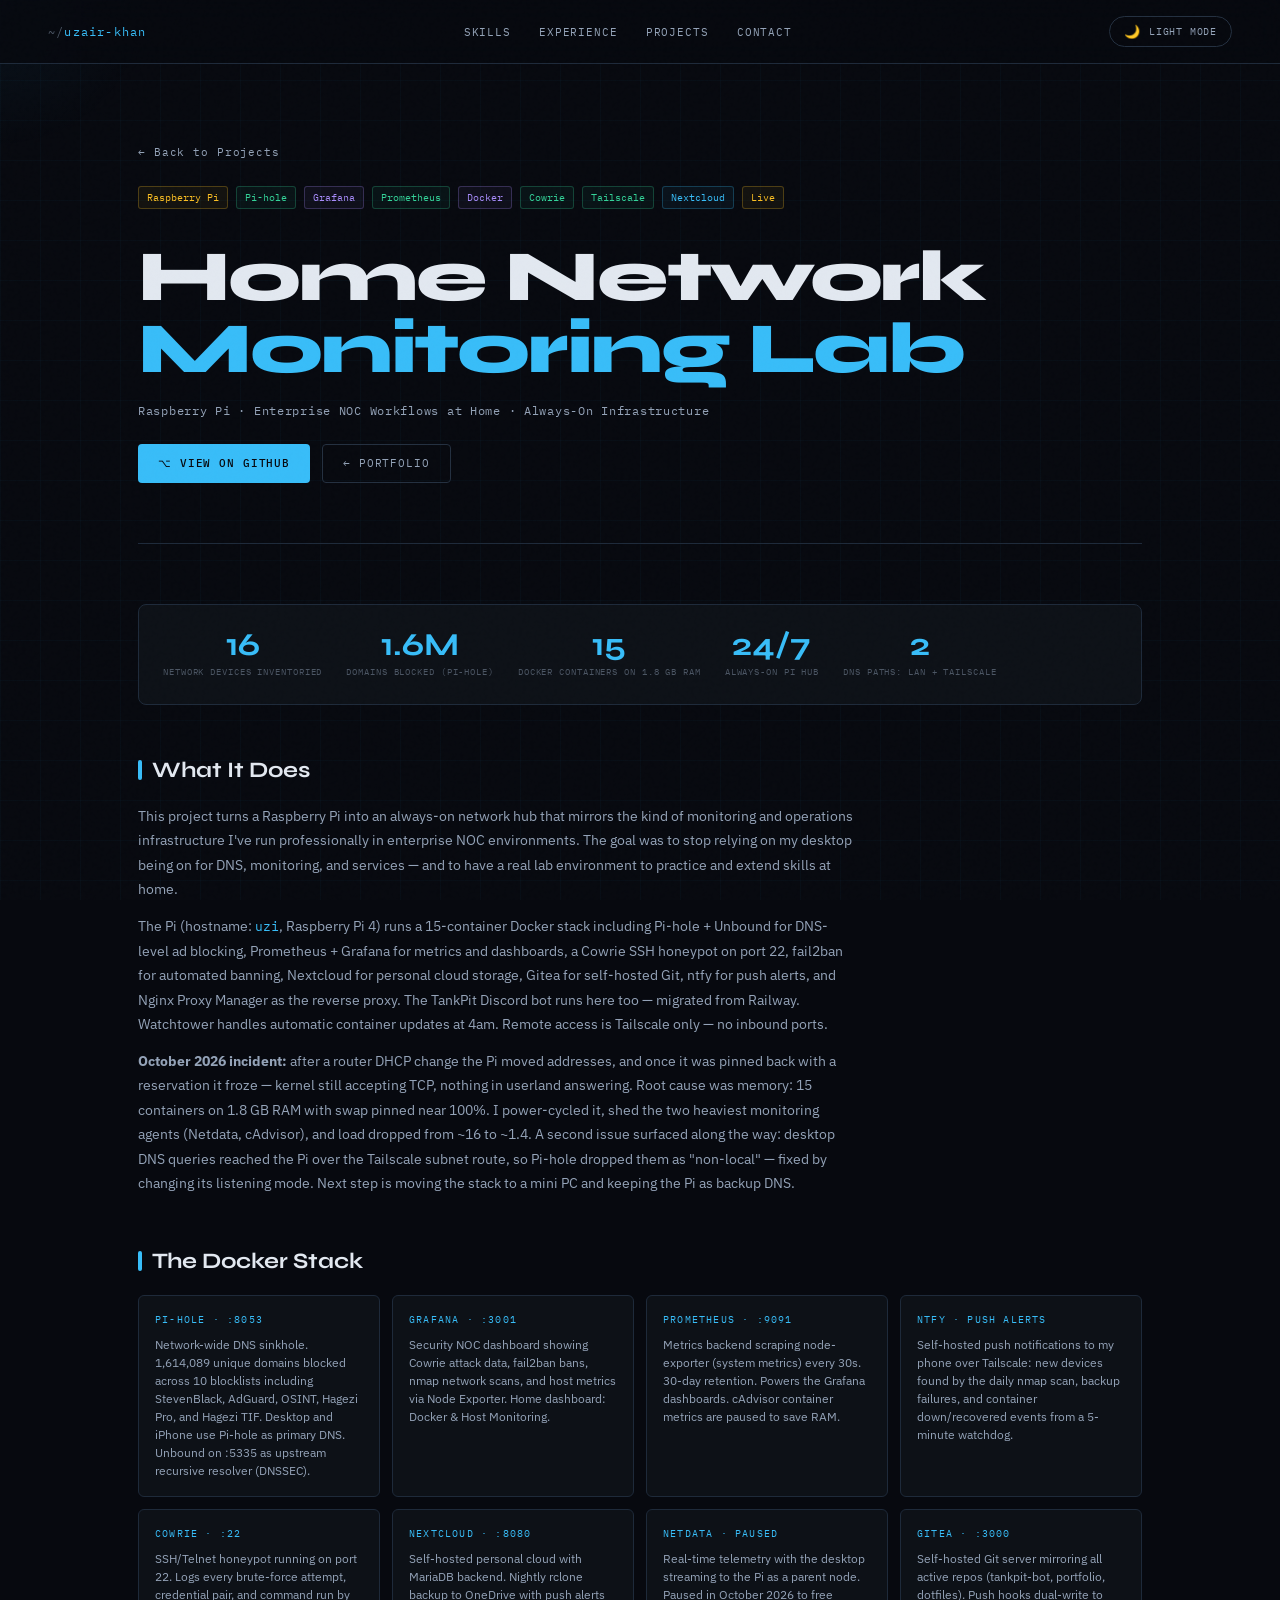
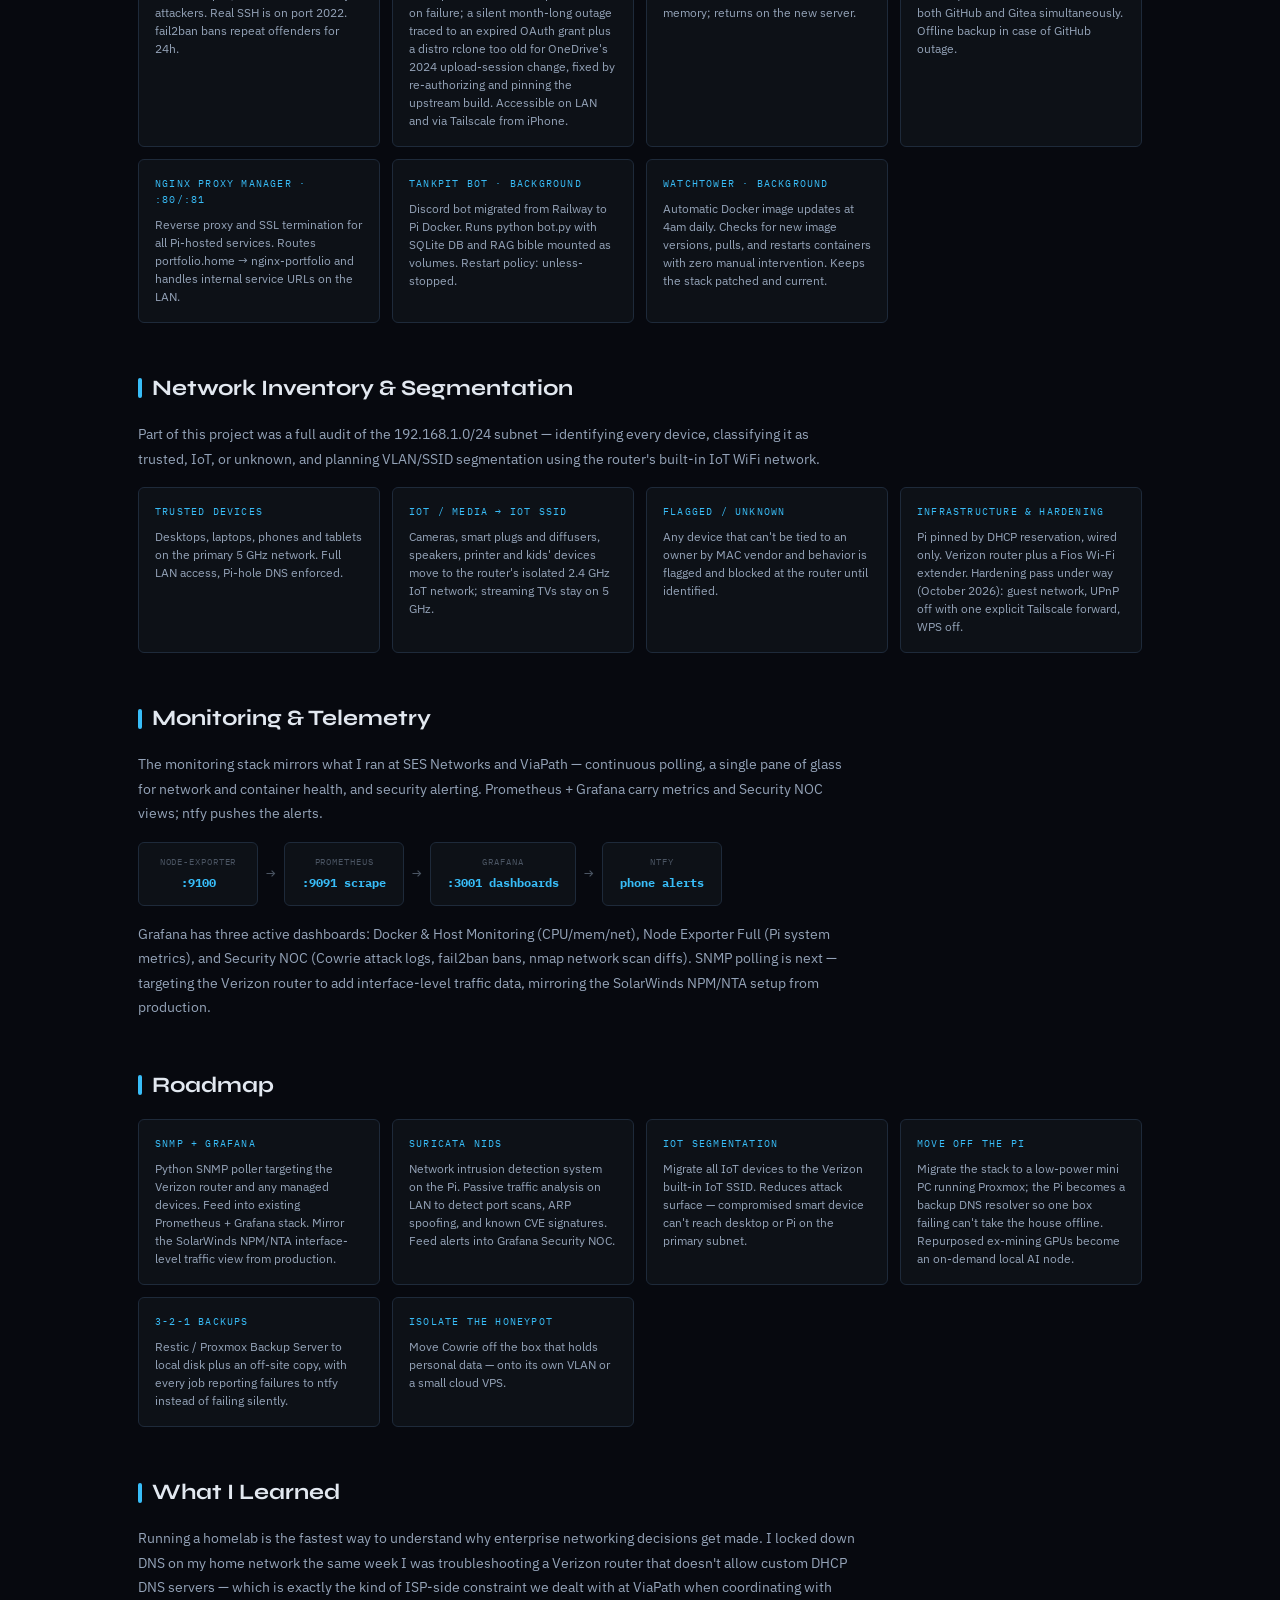
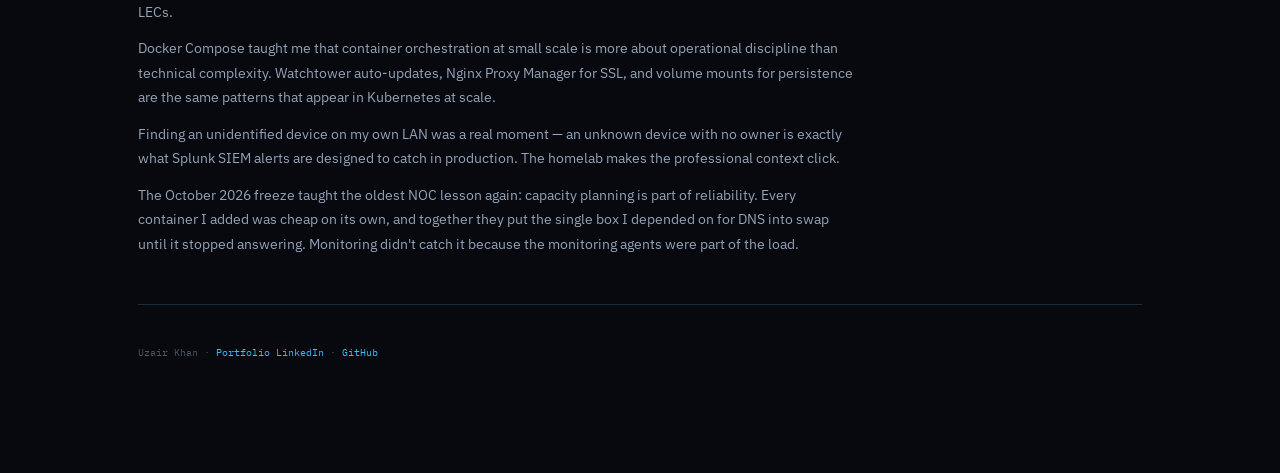
<file: projects/homelab.html>
<!DOCTYPE html>
<html lang="en">
<head>
<meta charset="UTF-8">
<meta name="viewport" content="width=device-width, initial-scale=1.0">
<title>Home Network Monitoring Lab — Uzair Khan</title>
<meta name="description" content="Raspberry Pi homelab replicating enterprise NOC workflows — Pi-hole, Grafana, Prometheus, ntfy alerting, Tailscale, and network segmentation.">
<link href="https://fonts.googleapis.com/css2?family=Syne:wght@400;500;600;700;800&family=IBM+Plex+Mono:wght@300;400;500&family=IBM+Plex+Sans:ital,wght@0,300;0,400;0,500;1,300&display=swap" rel="stylesheet">
<link rel="icon" href="../assets/favicon.svg" type="image/svg+xml">
<link rel="stylesheet" href="../assets/style.css">
<script src="../assets/main.js"></script>
</head>
<body>

<div class="glow" id="glow"></div>

<!-- NAV -->
<nav>
  <a class="nav-logo" href="../index.html"><span>~/</span>uzair-khan</a>
  <ul class="nav-links">
    <li><a href="../index.html#skills">Skills</a></li>
    <li><a href="../index.html#experience">Experience</a></li>
    <li><a href="../index.html#projects">Projects</a></li>
    <li><a href="../index.html#contact">Contact</a></li>
  </ul>
  <div class="nav-right">
    <button class="theme-toggle" onclick="toggleTheme()" id="themeBtn">
      <span class="toggle-icon">🌙</span>
      <span id="themeLabel">LIGHT MODE</span>
    </button>
  </div>
</nav>

<div class="wrapper">

  <!-- PAGE HERO -->
  <div class="page-hero">
    <a href="../index.html#projects" class="back-link">← Back to Projects</a>
    <div class="page-tags">
      <span class="tag tag-amber">Raspberry Pi</span>
      <span class="tag tag-green">Pi-hole</span>
      <span class="tag tag-purple">Grafana</span>
      <span class="tag tag-green">Prometheus</span>
      <span class="tag tag-purple">Docker</span>
      <span class="tag tag-green">Cowrie</span>
      <span class="tag tag-green">Tailscale</span>
      <span class="tag tag-blue">Nextcloud</span>
      <span class="tag tag-amber">Live</span>
    </div>
    <h1 class="page-title">Home Network<br><span>Monitoring Lab</span></h1>
    <div class="page-sub">Raspberry Pi · Enterprise NOC Workflows at Home · Always-On Infrastructure</div>
    <div style="display:flex;gap:12px;flex-wrap:wrap;">
      <a href="https://github.com/uk0430" class="btn btn-primary" target="_blank">⌥ View on GitHub</a>
      <a href="../index.html" class="btn btn-ghost">← Portfolio</a>
    </div>
  </div>

  <!-- STATS -->
  <div class="content-block">
    <div class="stat-row">
      <div class="stat-item">
        <div class="stat-big">16</div>
        <div class="stat-caption">Network Devices Inventoried</div>
      </div>
      <div class="stat-item">
        <div class="stat-big">1.6M</div>
        <div class="stat-caption">Domains Blocked (Pi-hole)</div>
      </div>
      <div class="stat-item">
        <div class="stat-big">15</div>
        <div class="stat-caption">Docker Containers on 1.8 GB RAM</div>
      </div>
      <div class="stat-item">
        <div class="stat-big">24/7</div>
        <div class="stat-caption">Always-On Pi Hub</div>
      </div>
      <div class="stat-item">
        <div class="stat-big">2</div>
        <div class="stat-caption">DNS Paths: LAN + Tailscale</div>
      </div>
    </div>
  </div>

  <!-- WHAT IT DOES -->
  <div class="content-block">
    <h3>What It Does</h3>
    <p>
      This project turns a Raspberry Pi into an always-on network hub that mirrors the kind of
      monitoring and operations infrastructure I've run professionally in enterprise NOC environments.
      The goal was to stop relying on my desktop being on for DNS, monitoring, and services —
      and to have a real lab environment to practice and extend skills at home.
    </p>
    <p>
      The Pi (hostname: <code style="font-family:var(--mono);color:var(--accent);font-size:13px;">uzi</code>,
      Raspberry Pi 4) runs a 15-container Docker stack including Pi-hole + Unbound for DNS-level
      ad blocking, Prometheus + Grafana for metrics and dashboards, a Cowrie SSH honeypot on
      port 22, fail2ban for automated banning, Nextcloud for personal cloud storage, Gitea for
      self-hosted Git, ntfy for push alerts, and Nginx Proxy Manager as the reverse proxy.
      The TankPit Discord bot runs here too — migrated from Railway. Watchtower handles
      automatic container updates at 4am. Remote access is Tailscale only — no inbound ports.
    </p>
    <p>
      <strong>October 2026 incident:</strong> after a router DHCP change the Pi moved addresses,
      and once it was pinned back with a reservation it froze — kernel still accepting TCP,
      nothing in userland answering. Root cause was memory: 15 containers on 1.8 GB RAM with
      swap pinned near 100%. I power-cycled it, shed the two heaviest monitoring agents
      (Netdata, cAdvisor), and load dropped from ~16 to ~1.4. A second issue surfaced along the
      way: desktop DNS queries reached the Pi over the Tailscale subnet route, so Pi-hole dropped
      them as "non-local" — fixed by changing its listening mode. Next step is moving the stack
      to a mini PC and keeping the Pi as backup DNS.
    </p>
  </div>

  <!-- DOCKER STACK -->
  <div class="content-block">
    <h3>The Docker Stack</h3>
    <div class="arch-grid">
      <div class="arch-card">
        <div class="arch-card-title">Pi-hole · :8053</div>
        <div class="arch-card-desc">Network-wide DNS sinkhole. 1,614,089 unique domains blocked across 10 blocklists including StevenBlack, AdGuard, OSINT, Hagezi Pro, and Hagezi TIF. Desktop and iPhone use Pi-hole as primary DNS. Unbound on :5335 as upstream recursive resolver (DNSSEC).</div>
      </div>
      <div class="arch-card">
        <div class="arch-card-title">Grafana · :3001</div>
        <div class="arch-card-desc">Security NOC dashboard showing Cowrie attack data, fail2ban bans, nmap network scans, and host metrics via Node Exporter. Home dashboard: Docker & Host Monitoring.</div>
      </div>
      <div class="arch-card">
        <div class="arch-card-title">Prometheus · :9091</div>
        <div class="arch-card-desc">Metrics backend scraping node-exporter (system metrics) every 30s. 30-day retention. Powers the Grafana dashboards. cAdvisor container metrics are paused to save RAM.</div>
      </div>
      <div class="arch-card">
        <div class="arch-card-title">ntfy · push alerts</div>
        <div class="arch-card-desc">Self-hosted push notifications to my phone over Tailscale: new devices found by the daily nmap scan, backup failures, and container down/recovered events from a 5-minute watchdog.</div>
      </div>
      <div class="arch-card">
        <div class="arch-card-title">Cowrie · :22</div>
        <div class="arch-card-desc">SSH/Telnet honeypot running on port 22. Logs every brute-force attempt, credential pair, and command run by attackers. Real SSH is on port 2022. fail2ban bans repeat offenders for 24h.</div>
      </div>
      <div class="arch-card">
        <div class="arch-card-title">Nextcloud · :8080</div>
        <div class="arch-card-desc">Self-hosted personal cloud with MariaDB backend. Nightly rclone backup to OneDrive with push alerts on failure; a silent month-long outage traced to an expired OAuth grant plus a distro rclone too old for OneDrive's 2024 upload-session change, fixed by re-authorizing and pinning the upstream build. Accessible on LAN and via Tailscale from iPhone.</div>
      </div>
      <div class="arch-card">
        <div class="arch-card-title">Netdata · paused</div>
        <div class="arch-card-desc">Real-time telemetry with the desktop streaming to the Pi as a parent node. Paused in October 2026 to free memory; returns on the new server.</div>
      </div>
      <div class="arch-card">
        <div class="arch-card-title">Gitea · :3000</div>
        <div class="arch-card-desc">Self-hosted Git server mirroring all active repos (tankpit-bot, portfolio, dotfiles). Push hooks dual-write to both GitHub and Gitea simultaneously. Offline backup in case of GitHub outage.</div>
      </div>
      <div class="arch-card">
        <div class="arch-card-title">Nginx Proxy Manager · :80/:81</div>
        <div class="arch-card-desc">Reverse proxy and SSL termination for all Pi-hosted services. Routes portfolio.home → nginx-portfolio and handles internal service URLs on the LAN.</div>
      </div>
      <div class="arch-card">
        <div class="arch-card-title">TankPit Bot · background</div>
        <div class="arch-card-desc">Discord bot migrated from Railway to Pi Docker. Runs python bot.py with SQLite DB and RAG bible mounted as volumes. Restart policy: unless-stopped.</div>
      </div>
      <div class="arch-card">
        <div class="arch-card-title">Watchtower · background</div>
        <div class="arch-card-desc">Automatic Docker image updates at 4am daily. Checks for new image versions, pulls, and restarts containers with zero manual intervention. Keeps the stack patched and current.</div>
      </div>
    </div>
  </div>

  <!-- NETWORK INVENTORY -->
  <div class="content-block">
    <h3>Network Inventory & Segmentation</h3>
    <p>
      Part of this project was a full audit of the 192.168.1.0/24 subnet — identifying every
      device, classifying it as trusted, IoT, or unknown, and planning VLAN/SSID segmentation
      using the router's built-in IoT WiFi network.
    </p>

    <div class="arch-grid">
      <div class="arch-card">
        <div class="arch-card-title">Trusted Devices</div>
        <div class="arch-card-desc">Desktops, laptops, phones and tablets on the primary 5 GHz network. Full LAN access, Pi-hole DNS enforced.</div>
      </div>
      <div class="arch-card">
        <div class="arch-card-title">IoT / Media → IoT SSID</div>
        <div class="arch-card-desc">Cameras, smart plugs and diffusers, speakers, printer and kids' devices move to the router's isolated 2.4 GHz IoT network; streaming TVs stay on 5 GHz.</div>
      </div>
      <div class="arch-card">
        <div class="arch-card-title">Flagged / Unknown</div>
        <div class="arch-card-desc">Any device that can't be tied to an owner by MAC vendor and behavior is flagged and blocked at the router until identified.</div>
      </div>
      <div class="arch-card">
        <div class="arch-card-title">Infrastructure & Hardening</div>
        <div class="arch-card-desc">Pi pinned by DHCP reservation, wired only. Verizon router plus a Fios Wi-Fi extender. Hardening pass under way (October 2026): guest network, UPnP off with one explicit Tailscale forward, WPS off.</div>
      </div>
    </div>
  </div>

  <!-- MONITORING -->
  <div class="content-block">
    <h3>Monitoring & Telemetry</h3>
    <p>
      The monitoring stack mirrors what I ran at SES Networks and ViaPath — continuous polling,
      a single pane of glass for network and container health, and security alerting.
      Prometheus + Grafana carry metrics and Security NOC views; ntfy pushes the alerts.
    </p>

    <div class="pipeline-row" style="margin-top:16px;">
      <div class="pipeline-step"><span>node-exporter</span><b>:9100</b></div>
      <div class="pipeline-arrow">→</div>
      <div class="pipeline-step"><span>Prometheus</span><b>:9091 scrape</b></div>
      <div class="pipeline-arrow">→</div>
      <div class="pipeline-step"><span>Grafana</span><b>:3001 dashboards</b></div>
      <div class="pipeline-arrow">→</div>
      <div class="pipeline-step"><span>ntfy</span><b>phone alerts</b></div>
    </div>

    <p style="margin-top:16px;">
      Grafana has three active dashboards: Docker & Host Monitoring (CPU/mem/net),
      Node Exporter Full (Pi system metrics), and Security NOC (Cowrie attack logs, fail2ban bans,
      nmap network scan diffs). SNMP polling is next — targeting the Verizon router to add
      interface-level traffic data, mirroring the SolarWinds NPM/NTA setup from production.
    </p>
  </div>

  <!-- ROADMAP -->
  <div class="content-block">
    <h3>Roadmap</h3>
    <div class="arch-grid">
      <div class="arch-card">
        <div class="arch-card-title">SNMP + Grafana</div>
        <div class="arch-card-desc">Python SNMP poller targeting the Verizon router and any managed devices. Feed into existing Prometheus + Grafana stack. Mirror the SolarWinds NPM/NTA interface-level traffic view from production.</div>
      </div>
      <div class="arch-card">
        <div class="arch-card-title">Suricata NIDS</div>
        <div class="arch-card-desc">Network intrusion detection system on the Pi. Passive traffic analysis on LAN to detect port scans, ARP spoofing, and known CVE signatures. Feed alerts into Grafana Security NOC.</div>
      </div>
      <div class="arch-card">
        <div class="arch-card-title">IoT Segmentation</div>
        <div class="arch-card-desc">Migrate all IoT devices to the Verizon built-in IoT SSID. Reduces attack surface — compromised smart device can't reach desktop or Pi on the primary subnet.</div>
      </div>
      <div class="arch-card">
        <div class="arch-card-title">Move Off the Pi</div>
        <div class="arch-card-desc">Migrate the stack to a low-power mini PC running Proxmox; the Pi becomes a backup DNS resolver so one box failing can't take the house offline. Repurposed ex-mining GPUs become an on-demand local AI node.</div>
      </div>
      <div class="arch-card">
        <div class="arch-card-title">3-2-1 Backups</div>
        <div class="arch-card-desc">Restic / Proxmox Backup Server to local disk plus an off-site copy, with every job reporting failures to ntfy instead of failing silently.</div>
      </div>
      <div class="arch-card">
        <div class="arch-card-title">Isolate the Honeypot</div>
        <div class="arch-card-desc">Move Cowrie off the box that holds personal data — onto its own VLAN or a small cloud VPS.</div>
      </div>
    </div>
  </div>

  <!-- WHAT I LEARNED -->
  <div class="content-block">
    <h3>What I Learned</h3>
    <p>
      Running a homelab is the fastest way to understand why enterprise networking decisions get made.
      I locked down DNS on my home network the same week I was troubleshooting a Verizon router
      that doesn't allow custom DHCP DNS servers — which is exactly the kind of ISP-side constraint
      we dealt with at ViaPath when coordinating with LECs.
    </p>
    <p>
      Docker Compose taught me that container orchestration at small scale is more about operational
      discipline than technical complexity. Watchtower auto-updates, Nginx Proxy Manager for SSL,
      and volume mounts for persistence are the same patterns that appear in Kubernetes at scale.
    </p>
    <p>
      Finding an unidentified device on my own LAN was a real moment — an unknown device with no
      owner is exactly what Splunk SIEM alerts are designed to catch in production. The homelab
      makes the professional context click.
    </p>
    <p>
      The October 2026 freeze taught the oldest NOC lesson again: capacity planning is part of
      reliability. Every container I added was cheap on its own, and together they put the
      single box I depended on for DNS into swap until it stopped answering. Monitoring didn't
      catch it because the monitoring agents were part of the load.
    </p>
  </div>

  <footer>
    <span>Uzair Khan · <a href="../index.html">Portfolio</a></span>
    <span><a href="https://linkedin.com/in/uk0430" target="_blank">LinkedIn</a> · <a href="https://github.com/uk0430" target="_blank">GitHub</a></span>
  </footer>

</div>
</body>
</html>
</file>
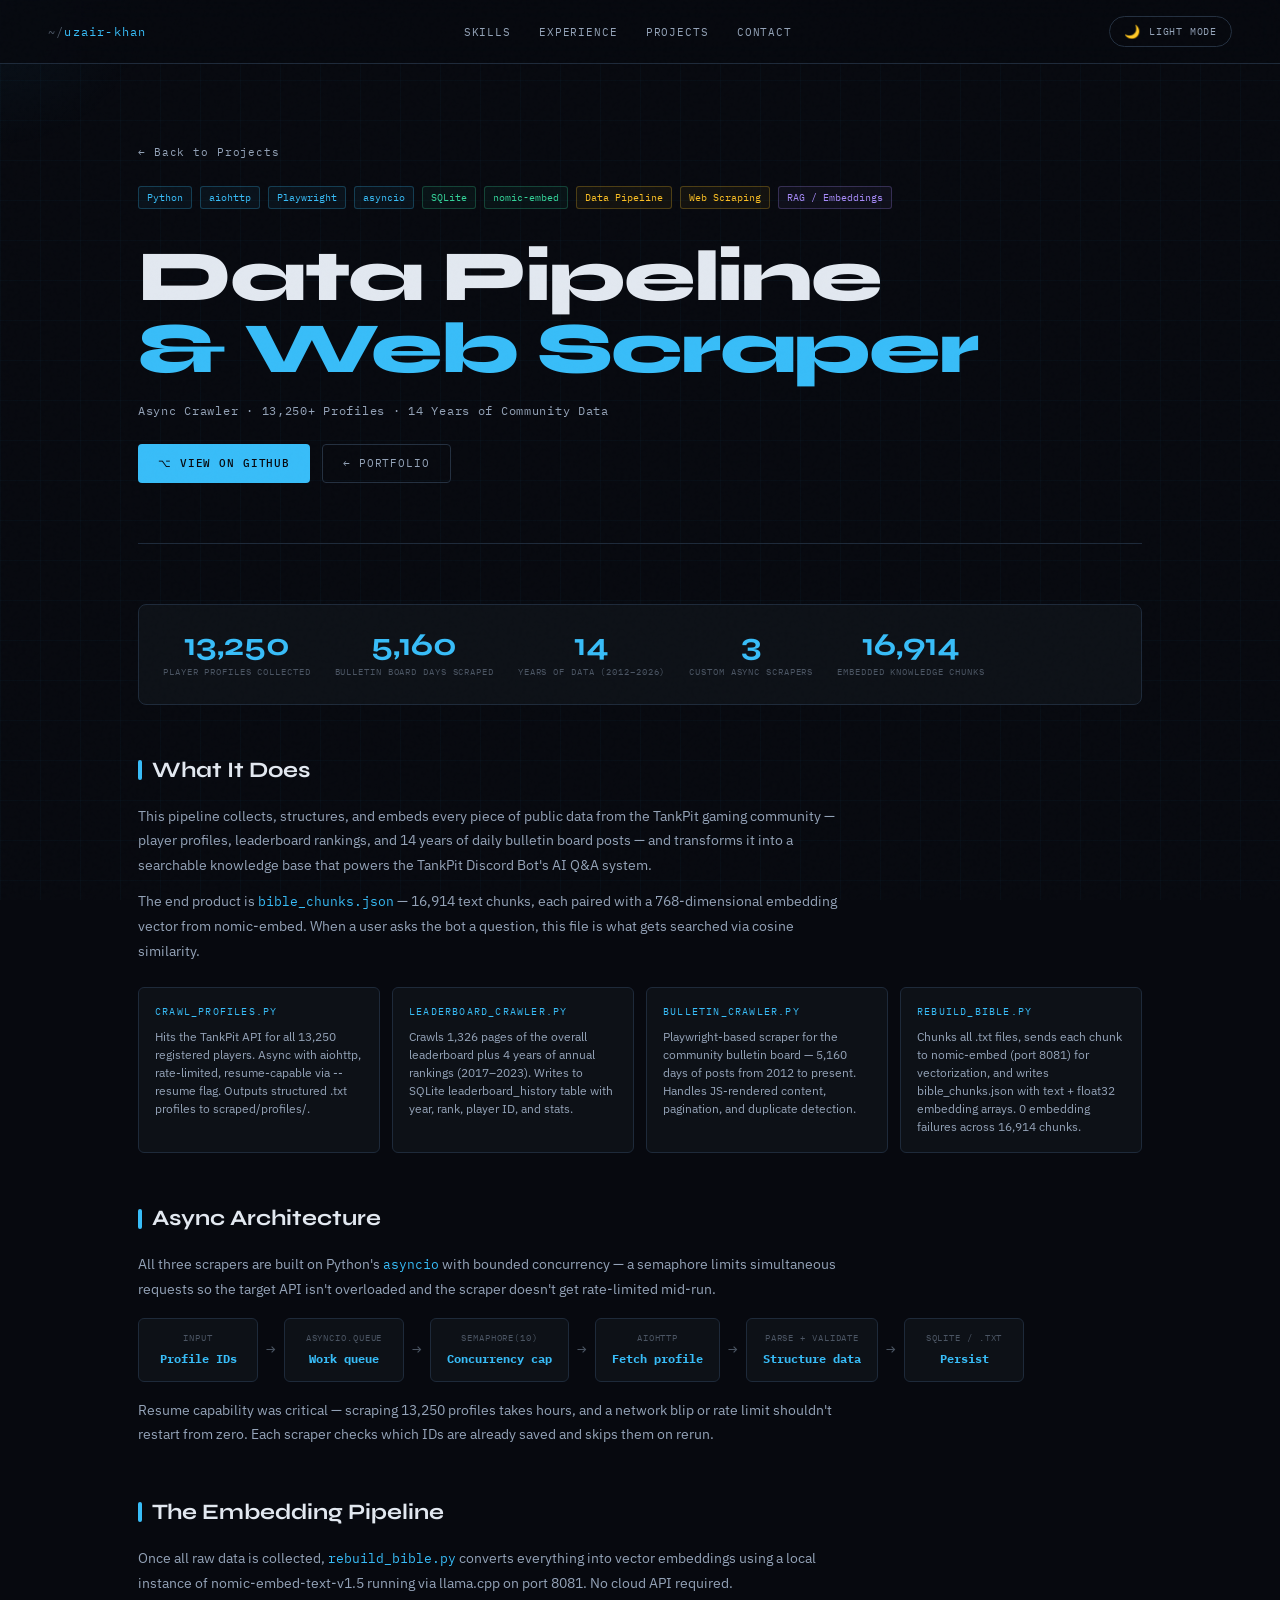
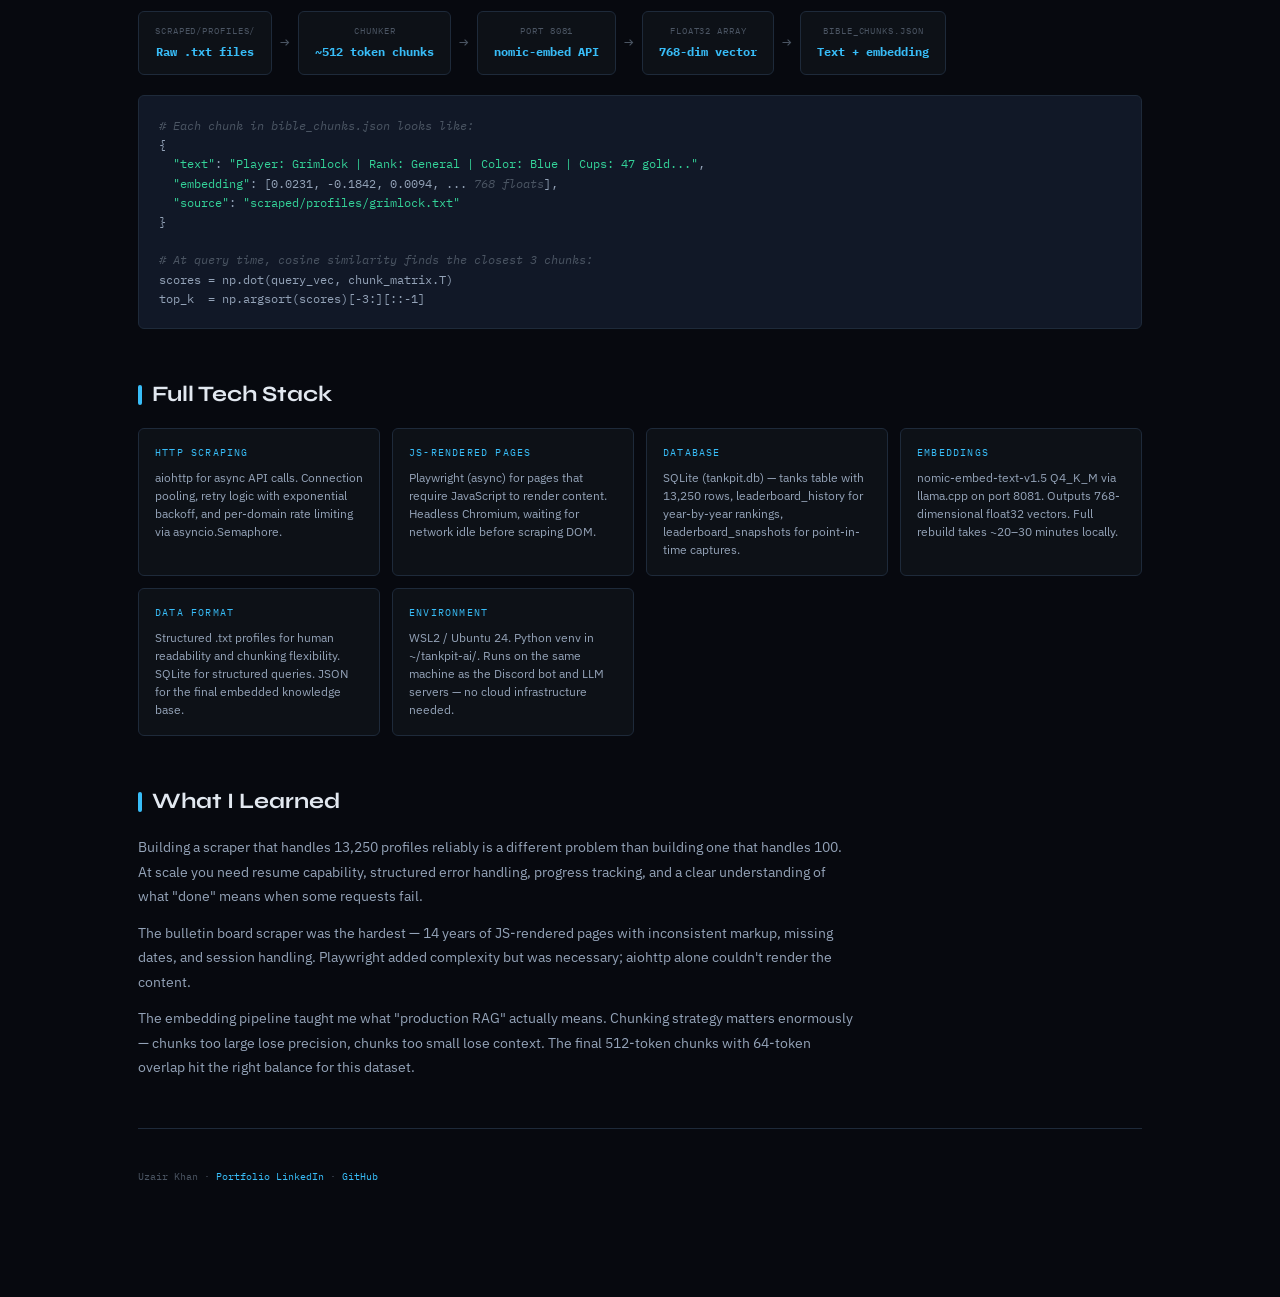
<file: projects/scraper.html>
<!DOCTYPE html>
<html lang="en">
<head>
<meta charset="UTF-8">
<meta name="viewport" content="width=device-width, initial-scale=1.0">
<title>Data Pipeline & Web Scraper — Uzair Khan</title>
<meta name="description" content="Deep dive into a Python async data pipeline that collected 13,250+ player profiles and 14 years of community data.">
<link href="https://fonts.googleapis.com/css2?family=Syne:wght@400;500;600;700;800&family=IBM+Plex+Mono:wght@300;400;500&family=IBM+Plex+Sans:ital,wght@0,300;0,400;0,500;1,300&display=swap" rel="stylesheet">
<link rel="icon" href="../assets/favicon.svg" type="image/svg+xml">
<link rel="stylesheet" href="../assets/style.css">
<script src="../assets/main.js"></script>
</head>
<body>

<div class="glow" id="glow"></div>

<!-- NAV -->
<nav>
  <a class="nav-logo" href="../index.html"><span>~/</span>uzair-khan</a>
  <ul class="nav-links">
    <li><a href="../index.html#skills">Skills</a></li>
    <li><a href="../index.html#experience">Experience</a></li>
    <li><a href="../index.html#projects">Projects</a></li>
    <li><a href="../index.html#contact">Contact</a></li>
  </ul>
  <div class="nav-right">
    <button class="theme-toggle" onclick="toggleTheme()" id="themeBtn">
      <span class="toggle-icon">🌙</span>
      <span id="themeLabel">LIGHT MODE</span>
    </button>
  </div>
</nav>

<div class="wrapper">

  <!-- PAGE HERO -->
  <div class="page-hero">
    <a href="../index.html#projects" class="back-link">← Back to Projects</a>
    <div class="page-tags">
      <span class="tag tag-blue">Python</span>
      <span class="tag tag-blue">aiohttp</span>
      <span class="tag tag-blue">Playwright</span>
      <span class="tag tag-blue">asyncio</span>
      <span class="tag tag-green">SQLite</span>
      <span class="tag tag-green">nomic-embed</span>
      <span class="tag tag-amber">Data Pipeline</span>
      <span class="tag tag-amber">Web Scraping</span>
      <span class="tag tag-purple">RAG / Embeddings</span>
    </div>
    <h1 class="page-title">Data Pipeline<br><span>&amp; Web Scraper</span></h1>
    <div class="page-sub">Async Crawler · 13,250+ Profiles · 14 Years of Community Data</div>
    <div style="display:flex;gap:12px;flex-wrap:wrap;">
      <a href="https://github.com/uk0430" class="btn btn-primary" target="_blank">⌥ View on GitHub</a>
      <a href="../index.html" class="btn btn-ghost">← Portfolio</a>
    </div>
  </div>

  <!-- STATS -->
  <div class="content-block">
    <div class="stat-row">
      <div class="stat-item">
        <div class="stat-big">13,250</div>
        <div class="stat-caption">Player Profiles Collected</div>
      </div>
      <div class="stat-item">
        <div class="stat-big">5,160</div>
        <div class="stat-caption">Bulletin Board Days Scraped</div>
      </div>
      <div class="stat-item">
        <div class="stat-big">14</div>
        <div class="stat-caption">Years of Data (2012–2026)</div>
      </div>
      <div class="stat-item">
        <div class="stat-big">3</div>
        <div class="stat-caption">Custom Async Scrapers</div>
      </div>
      <div class="stat-item">
        <div class="stat-big">16,914</div>
        <div class="stat-caption">Embedded Knowledge Chunks</div>
      </div>
    </div>
  </div>

  <!-- WHAT IT DOES -->
  <div class="content-block">
    <h3>What It Does</h3>
    <p>
      This pipeline collects, structures, and embeds every piece of public data from the TankPit
      gaming community — player profiles, leaderboard rankings, and 14 years of daily bulletin board
      posts — and transforms it into a searchable knowledge base that powers the TankPit Discord Bot's
      AI Q&A system.
    </p>
    <p>
      The end product is <code style="font-family:var(--mono);color:var(--accent);font-size:13px;">bible_chunks.json</code>
      — 16,914 text chunks, each paired with a 768-dimensional embedding vector from nomic-embed.
      When a user asks the bot a question, this file is what gets searched via cosine similarity.
    </p>

    <div class="arch-grid" style="margin-top:24px;">
      <div class="arch-card">
        <div class="arch-card-title">crawl_profiles.py</div>
        <div class="arch-card-desc">Hits the TankPit API for all 13,250 registered players. Async with aiohttp, rate-limited, resume-capable via --resume flag. Outputs structured .txt profiles to scraped/profiles/.</div>
      </div>
      <div class="arch-card">
        <div class="arch-card-title">leaderboard_crawler.py</div>
        <div class="arch-card-desc">Crawls 1,326 pages of the overall leaderboard plus 4 years of annual rankings (2017–2023). Writes to SQLite leaderboard_history table with year, rank, player ID, and stats.</div>
      </div>
      <div class="arch-card">
        <div class="arch-card-title">bulletin_crawler.py</div>
        <div class="arch-card-desc">Playwright-based scraper for the community bulletin board — 5,160 days of posts from 2012 to present. Handles JS-rendered content, pagination, and duplicate detection.</div>
      </div>
      <div class="arch-card">
        <div class="arch-card-title">rebuild_bible.py</div>
        <div class="arch-card-desc">Chunks all .txt files, sends each chunk to nomic-embed (port 8081) for vectorization, and writes bible_chunks.json with text + float32 embedding arrays. 0 embedding failures across 16,914 chunks.</div>
      </div>
    </div>
  </div>

  <!-- ASYNC ARCHITECTURE -->
  <div class="content-block">
    <h3>Async Architecture</h3>
    <p>
      All three scrapers are built on Python's <code style="font-family:var(--mono);color:var(--accent);font-size:13px;">asyncio</code>
      with bounded concurrency — a semaphore limits simultaneous requests so the target API
      isn't overloaded and the scraper doesn't get rate-limited mid-run.
    </p>

    <div class="pipeline-row">
      <div class="pipeline-step"><span>Input</span><b>Profile IDs</b></div>
      <div class="pipeline-arrow">→</div>
      <div class="pipeline-step"><span>asyncio.Queue</span><b>Work queue</b></div>
      <div class="pipeline-arrow">→</div>
      <div class="pipeline-step"><span>Semaphore(10)</span><b>Concurrency cap</b></div>
      <div class="pipeline-arrow">→</div>
      <div class="pipeline-step"><span>aiohttp</span><b>Fetch profile</b></div>
      <div class="pipeline-arrow">→</div>
      <div class="pipeline-step"><span>Parse + validate</span><b>Structure data</b></div>
      <div class="pipeline-arrow">→</div>
      <div class="pipeline-step"><span>SQLite / .txt</span><b>Persist</b></div>
    </div>

    <p style="margin-top:16px;">
      Resume capability was critical — scraping 13,250 profiles takes hours, and a network blip
      or rate limit shouldn't restart from zero. Each scraper checks which IDs are already saved
      and skips them on rerun.
    </p>
  </div>

  <!-- EMBEDDING PIPELINE -->
  <div class="content-block">
    <h3>The Embedding Pipeline</h3>
    <p>
      Once all raw data is collected, <code style="font-family:var(--mono);color:var(--accent);font-size:13px;">rebuild_bible.py</code>
      converts everything into vector embeddings using a local instance of nomic-embed-text-v1.5
      running via llama.cpp on port 8081. No cloud API required.
    </p>

    <div class="pipeline-row">
      <div class="pipeline-step"><span>scraped/profiles/</span><b>Raw .txt files</b></div>
      <div class="pipeline-arrow">→</div>
      <div class="pipeline-step"><span>Chunker</span><b>~512 token chunks</b></div>
      <div class="pipeline-arrow">→</div>
      <div class="pipeline-step"><span>Port 8081</span><b>nomic-embed API</b></div>
      <div class="pipeline-arrow">→</div>
      <div class="pipeline-step"><span>float32 array</span><b>768-dim vector</b></div>
      <div class="pipeline-arrow">→</div>
      <div class="pipeline-step"><span>bible_chunks.json</span><b>Text + embedding</b></div>
    </div>

    <div class="code-block" style="margin-top:20px;">
      <pre><span class="cm"># Each chunk in bible_chunks.json looks like:</span>
{
  <span class="str">"text"</span>: <span class="str">"Player: Grimlock | Rank: General | Color: Blue | Cups: 47 gold..."</span>,
  <span class="str">"embedding"</span>: [0.0231, -0.1842, 0.0094, ... <span class="cm">768 floats</span>],
  <span class="str">"source"</span>: <span class="str">"scraped/profiles/grimlock.txt"</span>
}

<span class="cm"># At query time, cosine similarity finds the closest 3 chunks:</span>
scores = np.dot(query_vec, chunk_matrix.T)
top_k  = np.argsort(scores)[-3:][::-1]</pre>
    </div>
  </div>

  <!-- TECH STACK -->
  <div class="content-block">
    <h3>Full Tech Stack</h3>
    <div class="arch-grid">
      <div class="arch-card">
        <div class="arch-card-title">HTTP Scraping</div>
        <div class="arch-card-desc">aiohttp for async API calls. Connection pooling, retry logic with exponential backoff, and per-domain rate limiting via asyncio.Semaphore.</div>
      </div>
      <div class="arch-card">
        <div class="arch-card-title">JS-Rendered Pages</div>
        <div class="arch-card-desc">Playwright (async) for pages that require JavaScript to render content. Headless Chromium, waiting for network idle before scraping DOM.</div>
      </div>
      <div class="arch-card">
        <div class="arch-card-title">Database</div>
        <div class="arch-card-desc">SQLite (tankpit.db) — tanks table with 13,250 rows, leaderboard_history for year-by-year rankings, leaderboard_snapshots for point-in-time captures.</div>
      </div>
      <div class="arch-card">
        <div class="arch-card-title">Embeddings</div>
        <div class="arch-card-desc">nomic-embed-text-v1.5 Q4_K_M via llama.cpp on port 8081. Outputs 768-dimensional float32 vectors. Full rebuild takes ~20–30 minutes locally.</div>
      </div>
      <div class="arch-card">
        <div class="arch-card-title">Data Format</div>
        <div class="arch-card-desc">Structured .txt profiles for human readability and chunking flexibility. SQLite for structured queries. JSON for the final embedded knowledge base.</div>
      </div>
      <div class="arch-card">
        <div class="arch-card-title">Environment</div>
        <div class="arch-card-desc">WSL2 / Ubuntu 24. Python venv in ~/tankpit-ai/. Runs on the same machine as the Discord bot and LLM servers — no cloud infrastructure needed.</div>
      </div>
    </div>
  </div>

  <!-- WHAT I LEARNED -->
  <div class="content-block">
    <h3>What I Learned</h3>
    <p>
      Building a scraper that handles 13,250 profiles reliably is a different problem than
      building one that handles 100. At scale you need resume capability, structured error handling,
      progress tracking, and a clear understanding of what "done" means when some requests fail.
    </p>
    <p>
      The bulletin board scraper was the hardest — 14 years of JS-rendered pages with inconsistent
      markup, missing dates, and session handling. Playwright added complexity but was necessary;
      aiohttp alone couldn't render the content.
    </p>
    <p>
      The embedding pipeline taught me what "production RAG" actually means. Chunking strategy
      matters enormously — chunks too large lose precision, chunks too small lose context.
      The final 512-token chunks with 64-token overlap hit the right balance for this dataset.
    </p>
  </div>

  <footer>
    <span>Uzair Khan · <a href="../index.html">Portfolio</a></span>
    <span><a href="https://linkedin.com/in/uk0430" target="_blank">LinkedIn</a> · <a href="https://github.com/uk0430" target="_blank">GitHub</a></span>
  </footer>

</div>
</body>
</html>
</file>
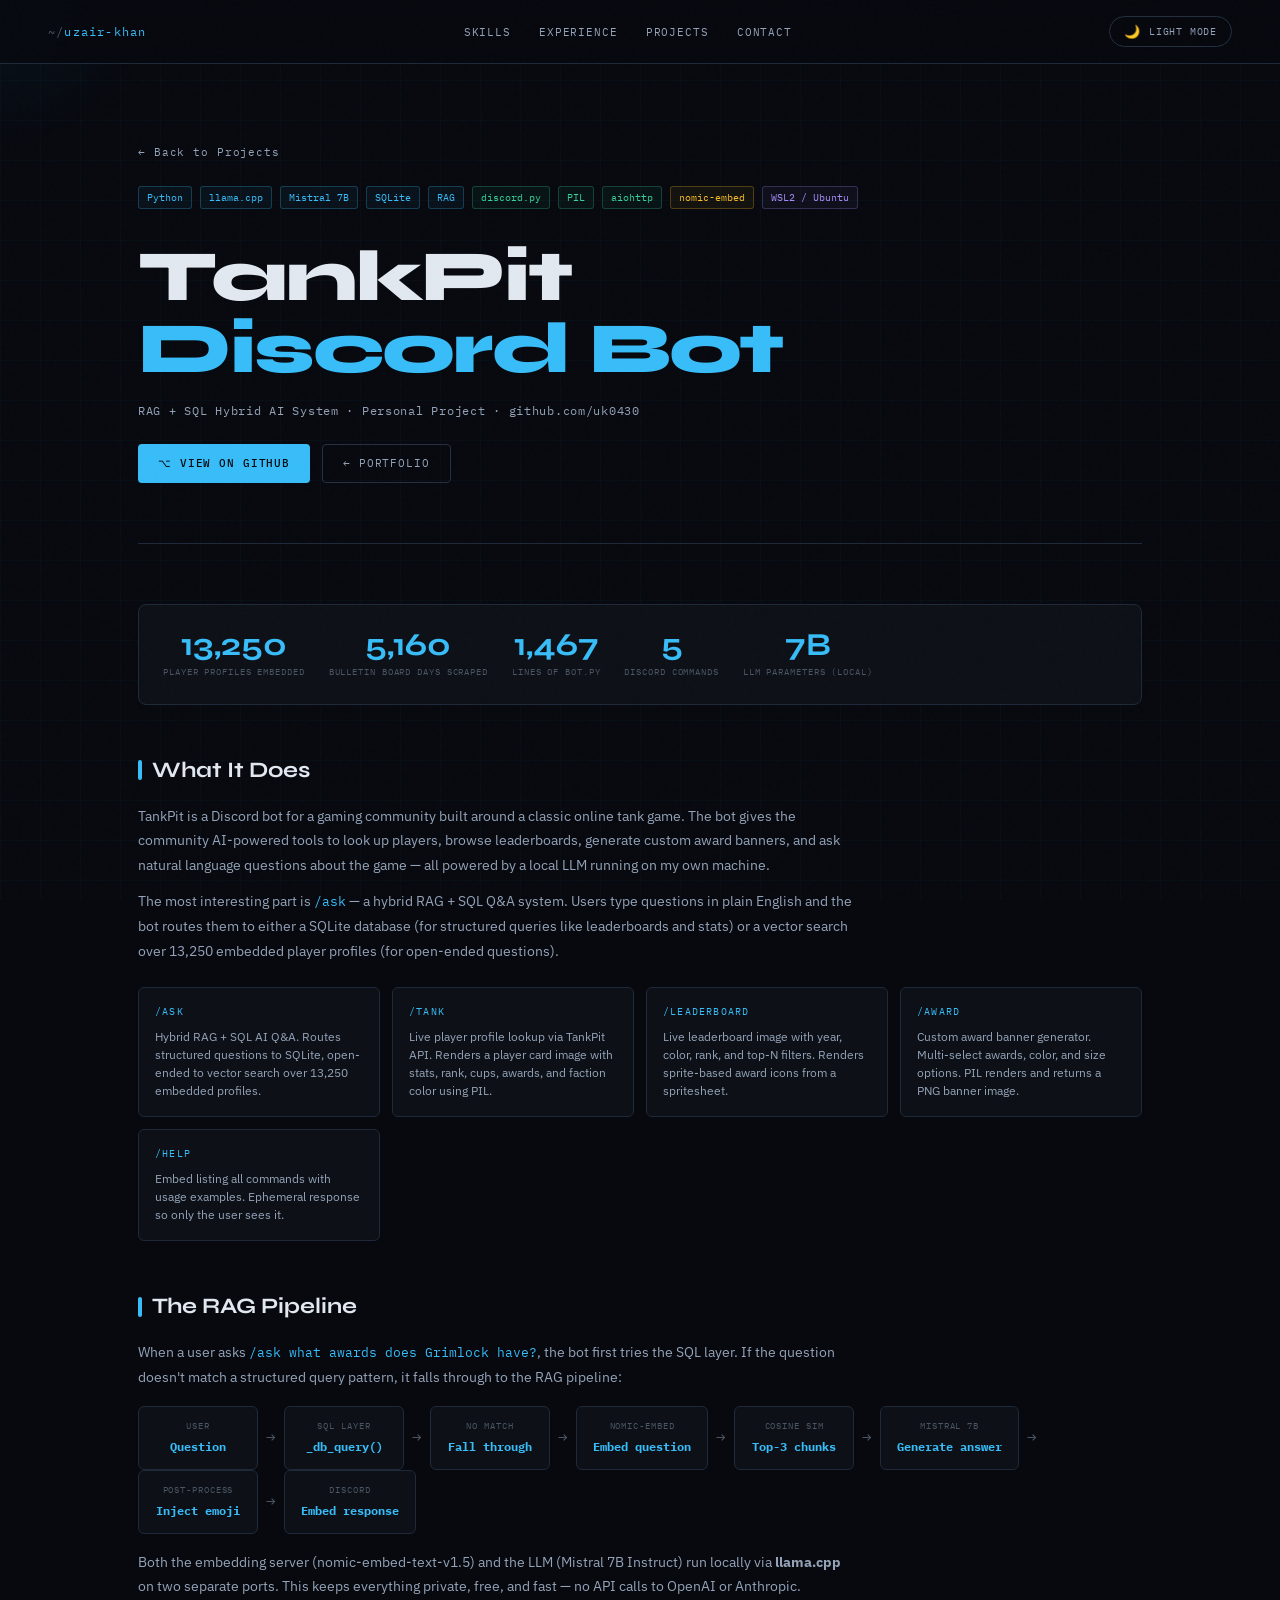
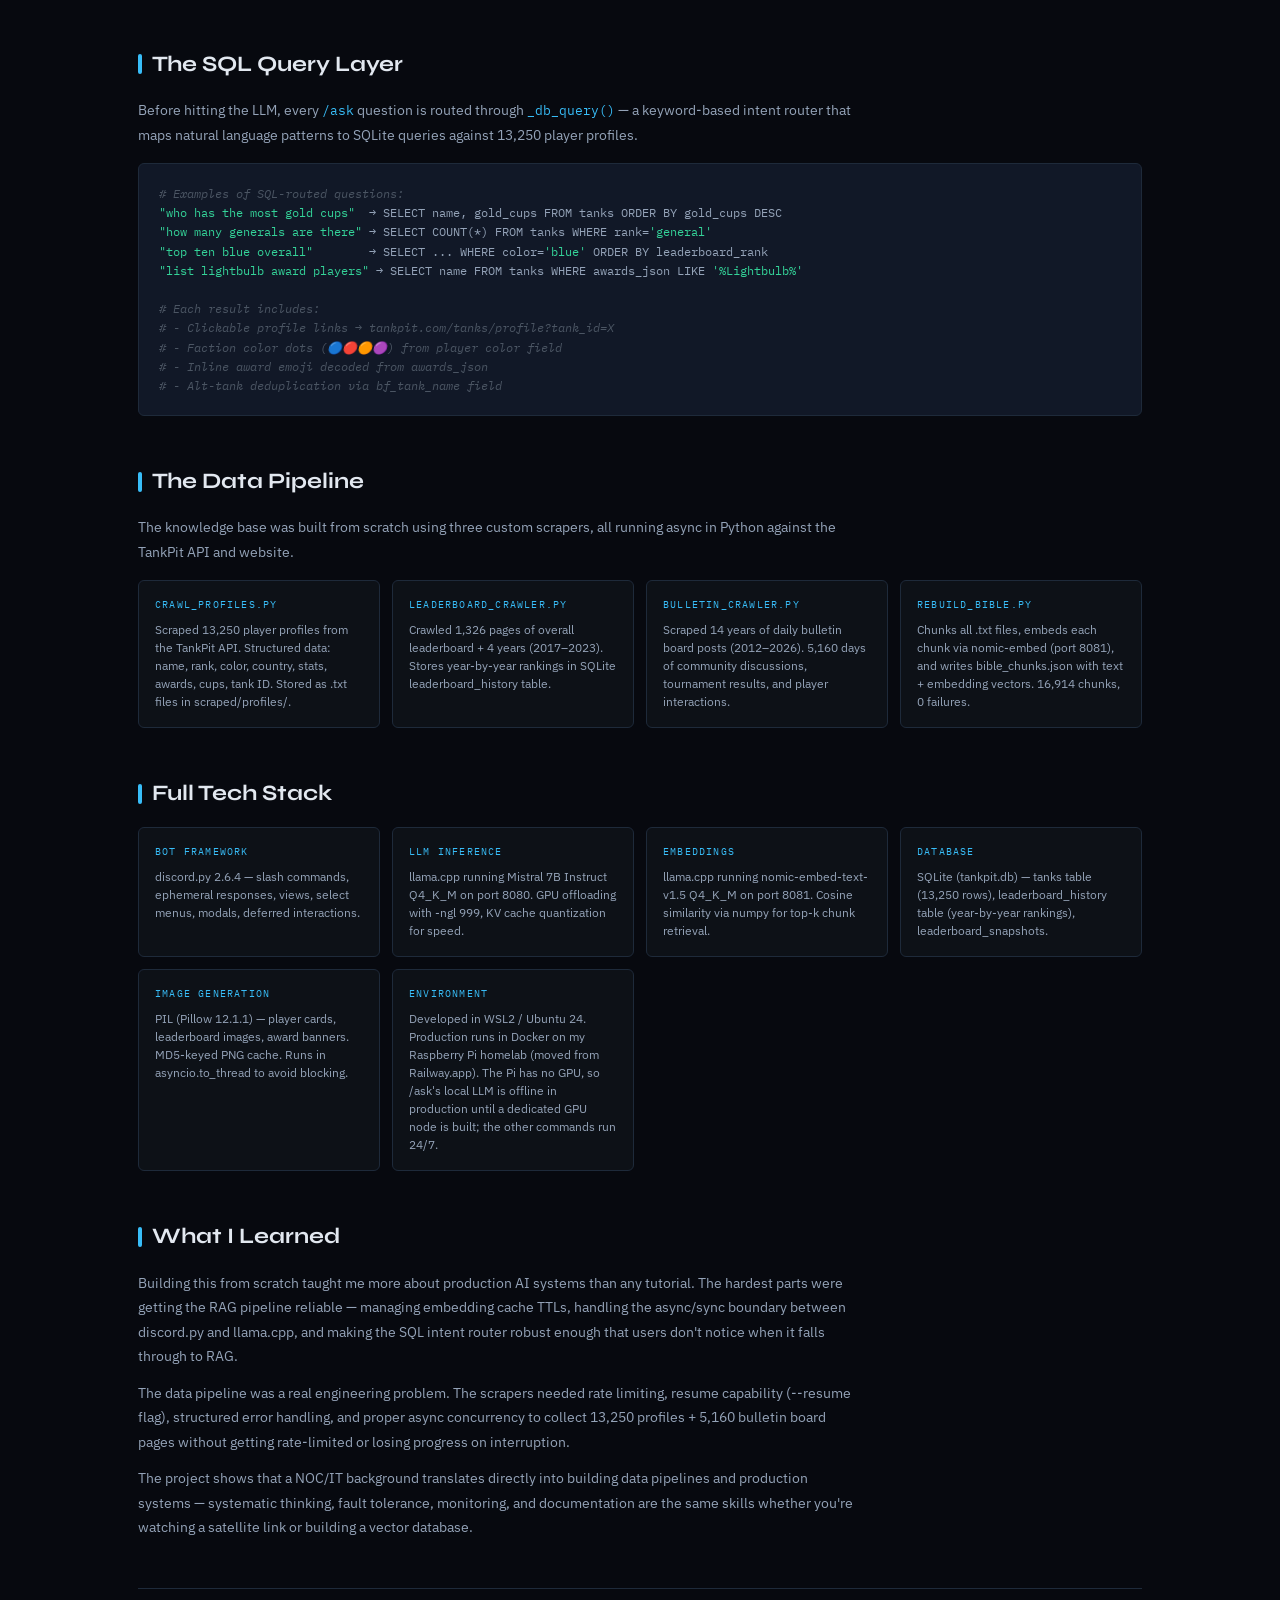
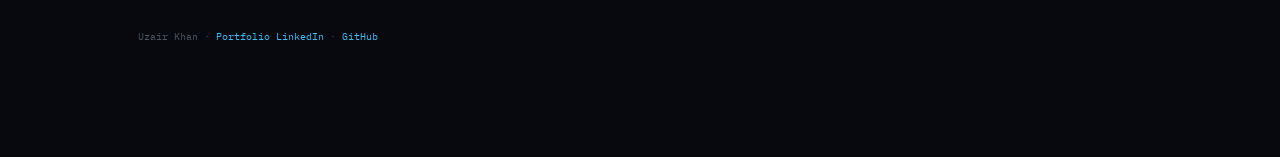
<file: projects/tankpit.html>
<!DOCTYPE html>
<html lang="en">
<head>
<meta charset="UTF-8">
<meta name="viewport" content="width=device-width, initial-scale=1.0">
<title>TankPit Bot — Uzair Khan</title>
<meta name="description" content="Deep dive into the TankPit Discord Bot — a RAG + SQL AI system built with Python, Mistral 7B, llama.cpp, and SQLite.">
<link href="https://fonts.googleapis.com/css2?family=Syne:wght@400;500;600;700;800&family=IBM+Plex+Mono:wght@300;400;500&family=IBM+Plex+Sans:ital,wght@0,300;0,400;0,500;1,300&display=swap" rel="stylesheet">
<link rel="icon" href="../assets/favicon.svg" type="image/svg+xml">
<link rel="stylesheet" href="../assets/style.css">
<script src="../assets/main.js"></script>
<meta property="og:title" content="TankPit Discord Bot — Uzair Khan">
<meta property="og:description" content="RAG + SQL hybrid AI system: 13,250 embedded profiles, local Mistral 7B, SQLite, and Discord.py.">
<meta property="og:url" content="https://uk0430.github.io/projects/tankpit.html">
<meta property="og:type" content="website">
</head>
<body>

<div class="glow" id="glow"></div>

<!-- NAV -->
<nav>
  <a class="nav-logo" href="../index.html"><span>~/</span>uzair-khan</a>
  <ul class="nav-links">
    <li><a href="../index.html#skills">Skills</a></li>
    <li><a href="../index.html#experience">Experience</a></li>
    <li><a href="../index.html#projects">Projects</a></li>
    <li><a href="../index.html#contact">Contact</a></li>
  </ul>
  <div class="nav-right">
    <button class="theme-toggle" onclick="toggleTheme()" id="themeBtn">
      <span class="toggle-icon">🌙</span>
      <span id="themeLabel">LIGHT MODE</span>
    </button>
  </div>
</nav>

<div class="wrapper">

  <!-- PAGE HERO -->
  <div class="page-hero">
    <a href="../index.html#projects" class="back-link">← Back to Projects</a>
    <div class="page-tags">
      <span class="tag tag-blue">Python</span>
      <span class="tag tag-blue">llama.cpp</span>
      <span class="tag tag-blue">Mistral 7B</span>
      <span class="tag tag-blue">SQLite</span>
      <span class="tag tag-blue">RAG</span>
      <span class="tag tag-green">discord.py</span>
      <span class="tag tag-green">PIL</span>
      <span class="tag tag-green">aiohttp</span>
      <span class="tag tag-amber">nomic-embed</span>
      <span class="tag tag-purple">WSL2 / Ubuntu</span>
    </div>
    <h1 class="page-title">TankPit<br><span>Discord Bot</span></h1>
    <div class="page-sub">RAG + SQL Hybrid AI System · Personal Project · github.com/uk0430</div>
    <div style="display:flex;gap:12px;flex-wrap:wrap;">
      <a href="https://github.com/uk0430" class="btn btn-primary" target="_blank">⌥ View on GitHub</a>
      <a href="../index.html" class="btn btn-ghost">← Portfolio</a>
    </div>
  </div>

  <!-- STATS -->
  <div class="content-block">
    <div class="stat-row">
      <div class="stat-item">
        <div class="stat-big">13,250</div>
        <div class="stat-caption">Player Profiles Embedded</div>
      </div>
      <div class="stat-item">
        <div class="stat-big">5,160</div>
        <div class="stat-caption">Bulletin Board Days Scraped</div>
      </div>
      <div class="stat-item">
        <div class="stat-big">1,467</div>
        <div class="stat-caption">Lines of bot.py</div>
      </div>
      <div class="stat-item">
        <div class="stat-big">5</div>
        <div class="stat-caption">Discord Commands</div>
      </div>
      <div class="stat-item">
        <div class="stat-big">7B</div>
        <div class="stat-caption">LLM Parameters (Local)</div>
      </div>
    </div>
  </div>

  <!-- WHAT IT DOES -->
  <div class="content-block">
    <h3>What It Does</h3>
    <p>
      TankPit is a Discord bot for a gaming community built around a classic online tank game.
      The bot gives the community AI-powered tools to look up players, browse leaderboards,
      generate custom award banners, and ask natural language questions about the game — all
      powered by a local LLM running on my own machine.
    </p>
    <p>
      The most interesting part is <code style="font-family:var(--mono);color:var(--accent);font-size:13px;">/ask</code> —
      a hybrid RAG + SQL Q&A system. Users type questions in plain English and the bot routes
      them to either a SQLite database (for structured queries like leaderboards and stats)
      or a vector search over 13,250 embedded player profiles (for open-ended questions).
    </p>

    <div class="arch-grid" style="margin-top:24px;">
      <div class="arch-card">
        <div class="arch-card-title">/ask</div>
        <div class="arch-card-desc">Hybrid RAG + SQL AI Q&A. Routes structured questions to SQLite, open-ended to vector search over 13,250 embedded profiles.</div>
      </div>
      <div class="arch-card">
        <div class="arch-card-title">/tank</div>
        <div class="arch-card-desc">Live player profile lookup via TankPit API. Renders a player card image with stats, rank, cups, awards, and faction color using PIL.</div>
      </div>
      <div class="arch-card">
        <div class="arch-card-title">/leaderboard</div>
        <div class="arch-card-desc">Live leaderboard image with year, color, rank, and top-N filters. Renders sprite-based award icons from a spritesheet.</div>
      </div>
      <div class="arch-card">
        <div class="arch-card-title">/award</div>
        <div class="arch-card-desc">Custom award banner generator. Multi-select awards, color, and size options. PIL renders and returns a PNG banner image.</div>
      </div>
      <div class="arch-card">
        <div class="arch-card-title">/help</div>
        <div class="arch-card-desc">Embed listing all commands with usage examples. Ephemeral response so only the user sees it.</div>
      </div>
    </div>
  </div>

  <!-- RAG PIPELINE -->
  <div class="content-block">
    <h3>The RAG Pipeline</h3>
    <p>
      When a user asks <code style="font-family:var(--mono);color:var(--accent);font-size:13px;">/ask what awards does Grimlock have?</code>,
      the bot first tries the SQL layer. If the question doesn't match a structured query pattern,
      it falls through to the RAG pipeline:
    </p>

    <div class="pipeline-row">
      <div class="pipeline-step"><span>User</span><b>Question</b></div>
      <div class="pipeline-arrow">→</div>
      <div class="pipeline-step"><span>SQL Layer</span><b>_db_query()</b></div>
      <div class="pipeline-arrow">→</div>
      <div class="pipeline-step"><span>No match</span><b>Fall through</b></div>
      <div class="pipeline-arrow">→</div>
      <div class="pipeline-step"><span>nomic-embed</span><b>Embed question</b></div>
      <div class="pipeline-arrow">→</div>
      <div class="pipeline-step"><span>Cosine sim</span><b>Top-3 chunks</b></div>
      <div class="pipeline-arrow">→</div>
      <div class="pipeline-step"><span>Mistral 7B</span><b>Generate answer</b></div>
      <div class="pipeline-arrow">→</div>
      <div class="pipeline-step"><span>Post-process</span><b>Inject emoji</b></div>
      <div class="pipeline-arrow">→</div>
      <div class="pipeline-step"><span>Discord</span><b>Embed response</b></div>
    </div>

    <p style="margin-top:16px;">
      Both the embedding server (nomic-embed-text-v1.5) and the LLM (Mistral 7B Instruct) run
      locally via <strong>llama.cpp</strong> on two separate ports. This keeps everything private,
      free, and fast — no API calls to OpenAI or Anthropic.
    </p>
  </div>

  <!-- SQL LAYER -->
  <div class="content-block">
    <h3>The SQL Query Layer</h3>
    <p>
      Before hitting the LLM, every <code style="font-family:var(--mono);color:var(--accent);font-size:13px;">/ask</code>
      question is routed through <code style="font-family:var(--mono);color:var(--accent);font-size:13px;">_db_query()</code> —
      a keyword-based intent router that maps natural language patterns to SQLite queries against
      13,250 player profiles.
    </p>

    <div class="code-block">
      <pre><span class="cm"># Examples of SQL-routed questions:</span>
<span class="str">"who has the most gold cups"</span>  → SELECT name, gold_cups FROM tanks ORDER BY gold_cups DESC
<span class="str">"how many generals are there"</span> → SELECT COUNT(*) FROM tanks WHERE rank=<span class="str">'general'</span>
<span class="str">"top ten blue overall"</span>        → SELECT ... WHERE color=<span class="str">'blue'</span> ORDER BY leaderboard_rank
<span class="str">"list lightbulb award players"</span> → SELECT name FROM tanks WHERE awards_json LIKE <span class="str">'%Lightbulb%'</span>

<span class="cm"># Each result includes:</span>
<span class="cm"># - Clickable profile links → tankpit.com/tanks/profile?tank_id=X</span>
<span class="cm"># - Faction color dots (🔵🔴🟠🟣) from player color field</span>
<span class="cm"># - Inline award emoji decoded from awards_json</span>
<span class="cm"># - Alt-tank deduplication via bf_tank_name field</span></pre>
    </div>
  </div>

  <!-- DATA PIPELINE -->
  <div class="content-block">
    <h3>The Data Pipeline</h3>
    <p>
      The knowledge base was built from scratch using three custom scrapers, all running async
      in Python against the TankPit API and website.
    </p>

    <div class="arch-grid">
      <div class="arch-card">
        <div class="arch-card-title">crawl_profiles.py</div>
        <div class="arch-card-desc">Scraped 13,250 player profiles from the TankPit API. Structured data: name, rank, color, country, stats, awards, cups, tank ID. Stored as .txt files in scraped/profiles/.</div>
      </div>
      <div class="arch-card">
        <div class="arch-card-title">leaderboard_crawler.py</div>
        <div class="arch-card-desc">Crawled 1,326 pages of overall leaderboard + 4 years (2017–2023). Stores year-by-year rankings in SQLite leaderboard_history table.</div>
      </div>
      <div class="arch-card">
        <div class="arch-card-title">bulletin_crawler.py</div>
        <div class="arch-card-desc">Scraped 14 years of daily bulletin board posts (2012–2026). 5,160 days of community discussions, tournament results, and player interactions.</div>
      </div>
      <div class="arch-card">
        <div class="arch-card-title">rebuild_bible.py</div>
        <div class="arch-card-desc">Chunks all .txt files, embeds each chunk via nomic-embed (port 8081), and writes bible_chunks.json with text + embedding vectors. 16,914 chunks, 0 failures.</div>
      </div>
    </div>
  </div>

  <!-- TECH STACK -->
  <div class="content-block">
    <h3>Full Tech Stack</h3>
    <div class="arch-grid">
      <div class="arch-card">
        <div class="arch-card-title">Bot Framework</div>
        <div class="arch-card-desc">discord.py 2.6.4 — slash commands, ephemeral responses, views, select menus, modals, deferred interactions.</div>
      </div>
      <div class="arch-card">
        <div class="arch-card-title">LLM Inference</div>
        <div class="arch-card-desc">llama.cpp running Mistral 7B Instruct Q4_K_M on port 8080. GPU offloading with -ngl 999, KV cache quantization for speed.</div>
      </div>
      <div class="arch-card">
        <div class="arch-card-title">Embeddings</div>
        <div class="arch-card-desc">llama.cpp running nomic-embed-text-v1.5 Q4_K_M on port 8081. Cosine similarity via numpy for top-k chunk retrieval.</div>
      </div>
      <div class="arch-card">
        <div class="arch-card-title">Database</div>
        <div class="arch-card-desc">SQLite (tankpit.db) — tanks table (13,250 rows), leaderboard_history table (year-by-year rankings), leaderboard_snapshots.</div>
      </div>
      <div class="arch-card">
        <div class="arch-card-title">Image Generation</div>
        <div class="arch-card-desc">PIL (Pillow 12.1.1) — player cards, leaderboard images, award banners. MD5-keyed PNG cache. Runs in asyncio.to_thread to avoid blocking.</div>
      </div>
      <div class="arch-card">
        <div class="arch-card-title">Environment</div>
        <div class="arch-card-desc">Developed in WSL2 / Ubuntu 24. Production runs in Docker on my Raspberry Pi homelab (moved from Railway.app). The Pi has no GPU, so /ask's local LLM is offline in production until a dedicated GPU node is built; the other commands run 24/7.</div>
      </div>
    </div>
  </div>

  <!-- WHAT I LEARNED -->
  <div class="content-block">
    <h3>What I Learned</h3>
    <p>
      Building this from scratch taught me more about production AI systems than any tutorial.
      The hardest parts were getting the RAG pipeline reliable — managing embedding cache TTLs,
      handling the async/sync boundary between discord.py and llama.cpp, and making the SQL
      intent router robust enough that users don't notice when it falls through to RAG.
    </p>
    <p>
      The data pipeline was a real engineering problem. The scrapers needed rate limiting, resume
      capability (--resume flag), structured error handling, and proper async concurrency to
      collect 13,250 profiles + 5,160 bulletin board pages without getting rate-limited or
      losing progress on interruption.
    </p>
    <p>
      The project shows that a NOC/IT background translates directly into building
      data pipelines and production systems — systematic thinking, fault tolerance,
      monitoring, and documentation are the same skills whether you're watching a
      satellite link or building a vector database.
    </p>
  </div>

  <footer>
    <span>Uzair Khan · <a href="../index.html">Portfolio</a></span>
    <span><a href="https://linkedin.com/in/uk0430" target="_blank">LinkedIn</a> · <a href="https://github.com/uk0430" target="_blank">GitHub</a></span>
  </footer>

</div>
<!-- GoatCounter analytics — replace YOURCODE with your site code from goatcounter.com -->
<!-- <script data-goatcounter="https://YOURCODE.goatcounter.com/count" async src="//gc.zgo.at/count.js"></script> -->
</body>
</html>
</file>
<file: assets/style.css>
/* ── VARIABLES ──────────────────────────────────────── */
:root {
  --bg: #07090f;
  --bg2: #0d1117;
  --bg3: #111827;
  --border: #1e2a3a;
  --border2: #243040;
  --accent: #38bdf8;
  --accent2: #0ea5e9;
  --green: #34d399;
  --amber: #fbbf24;
  --red: #f87171;
  --purple: #a78bfa;
  --text: #e2e8f0;
  --dim: #94a3b8;
  --muted: #4b5563;
  --nav-bg: rgba(7,9,15,0.85);
  --grid-color: rgba(56,189,248,0.03);
  --mono: 'IBM Plex Mono', monospace;
  --sans: 'IBM Plex Sans', sans-serif;
  --display: 'Syne', sans-serif;
}

/* ── WARM (light) ───────────────────────────────────── */
/* html.light class kept for backward compat — JS sets both */
html.light, [data-theme="warm"] {
  --bg:         #faf8f5;
  --bg2:        #ffffff;
  --bg3:        #f2ede6;
  --border:     #e4ddd5;
  --border2:    #d0c8be;
  --accent:     #c2410c;
  --accent2:    #9a3412;
  --green:      #15803d;
  --amber:      #b45309;
  --red:        #dc2626;
  --purple:     #6d28d9;
  --text:       #1c1917;
  --dim:        #44403c;
  --muted:      #a8a29e;
  --nav-bg:     rgba(250,248,245,0.93);
  --grid-color: rgba(194,65,12,0.025);
}

/* ── SEPIA ──────────────────────────────────────────── */
[data-theme="sepia"] {
  --bg:         #f7f0e6;
  --bg2:        #fffcf6;
  --bg3:        #ede4d0;
  --border:     #d4c5a5;
  --border2:    #bfae90;
  --accent:     #7c5c2e;
  --accent2:    #5a4020;
  --green:      #4a7040;
  --amber:      #b07820;
  --red:        #a83222;
  --purple:     #6b4680;
  --text:       #2a1f12;
  --dim:        #5a4a35;
  --muted:      #9a8870;
  --nav-bg:     rgba(247,240,230,0.93);
  --grid-color: rgba(124,92,46,0.03);
}

/* ── TERMINAL ───────────────────────────────────────── */
[data-theme="terminal"] {
  --bg:         #070a07;
  --bg2:        #0d120d;
  --bg3:        #111811;
  --border:     #1a2e1a;
  --border2:    #1f3d1f;
  --accent:     #00dd55;
  --accent2:    #009933;
  --green:      #00dd55;
  --amber:      #ccaa00;
  --red:        #cc3300;
  --purple:     #aa44cc;
  --text:       #ccffcc;
  --dim:        #88bb88;
  --muted:      #336633;
  --nav-bg:     rgba(7,10,7,0.92);
  --grid-color: rgba(0,221,85,0.04);
}

/* ── NORD ───────────────────────────────────────────── */
[data-theme="nord"] {
  --bg:         #2e3440;
  --bg2:        #3b4252;
  --bg3:        #434c5e;
  --border:     #4c566a;
  --border2:    #5c6679;
  --accent:     #88c0d0;
  --accent2:    #81a1c1;
  --green:      #a3be8c;
  --amber:      #ebcb8b;
  --red:        #bf616a;
  --purple:     #b48ead;
  --text:       #eceff4;
  --dim:        #d8dee9;
  --muted:      #4c566a;
  --nav-bg:     rgba(46,52,64,0.92);
  --grid-color: rgba(136,192,208,0.04);
}

/* ── FOUC GUARD ─────────────────────────────────────── */
/* Disable ALL transitions during initial theme application.
   The [data-no-transition] attribute is removed after two rAF cycles
   in main.js, so transitions only fire on user-initiated changes. */
[data-no-transition] * { transition: none !important; }

/* ── RESET ──────────────────────────────────────────── */
*, *::before, *::after { box-sizing: border-box; margin: 0; padding: 0; }
html { scroll-behavior: smooth; }

body {
  background: var(--bg);
  color: var(--text);
  font-family: var(--sans);
  font-size: 14px;
  line-height: 1.6;
  overflow-x: hidden;
  transition: background 0.3s, color 0.3s;
}

/* ── NOISE + GRID ───────────────────────────────────── */
body::before {
  content: '';
  position: fixed;
  inset: 0;
  background-image: url("data:image/svg+xml,%3Csvg viewBox='0 0 256 256' xmlns='http://www.w3.org/2000/svg'%3E%3Cfilter id='noise'%3E%3CfeTurbulence type='fractalNoise' baseFrequency='0.9' numOctaves='4' stitchTiles='stitch'/%3E%3C/filter%3E%3Crect width='100%25' height='100%25' filter='url(%23noise)' opacity='0.04'/%3E%3C/svg%3E");
  pointer-events: none;
  z-index: 9999;
  opacity: 0.4;
}
html.light body::before, [data-theme="warm"] body::before { opacity: 0.15; }

body::after {
  content: '';
  position: fixed;
  inset: 0;
  background-image:
    linear-gradient(var(--grid-color) 1px, transparent 1px),
    linear-gradient(90deg, var(--grid-color) 1px, transparent 1px);
  background-size: 40px 40px;
  pointer-events: none;
  z-index: 0;
}

/* ── CURSOR GLOW ────────────────────────────────────── */
.glow {
  position: fixed;
  width: 300px; height: 300px;
  border-radius: 50%;
  background: radial-gradient(circle, rgba(56,189,248,0.06) 0%, transparent 70%);
  pointer-events: none;
  z-index: 2;
  transform: translate(-50%, -50%);
  transition: left 0.08s, top 0.08s;
}
html.light .glow, [data-theme="warm"] .glow { background: radial-gradient(circle, rgba(194,65,12,0.07) 0%, transparent 70%); }

/* ── NAV ────────────────────────────────────────────── */
nav {
  position: fixed;
  top: 0; left: 0; right: 0;
  z-index: 100;
  display: flex;
  align-items: center;
  justify-content: space-between;
  padding: 16px 48px;
  background: var(--nav-bg);
  backdrop-filter: blur(12px);
  border-bottom: 1px solid var(--border);
  gap: 16px;
  flex-wrap: wrap;
}

.nav-logo {
  font-family: var(--mono);
  font-size: 12px;
  color: var(--accent);
  letter-spacing: 0.1em;
  text-decoration: none;
}
.nav-logo span { color: var(--muted); }

.nav-links {
  display: flex;
  gap: 28px;
  list-style: none;
}
.nav-links a {
  font-family: var(--mono);
  font-size: 11px;
  color: var(--dim);
  text-decoration: none;
  letter-spacing: 0.08em;
  text-transform: uppercase;
  transition: color 0.2s;
  position: relative;
}
/* Underline slides in from left on hover — pure CSS, zero JS */
.nav-links a::after {
  content: '';
  position: absolute;
  bottom: -3px; left: 0;
  width: 0; height: 1px;
  background: var(--accent);
  transition: width 0.25s ease;
}
.nav-links a:hover::after,
.nav-links a.active::after { width: 100%; }
.nav-links a:hover, .nav-links a.active { color: var(--accent); }

.nav-right {
  display: flex;
  align-items: center;
  gap: 16px;
}

.nav-status {
  display: flex;
  align-items: center;
  gap: 8px;
  font-family: var(--mono);
  font-size: 10px;
  color: var(--dim);
}

.status-dot {
  width: 7px; height: 7px;
  border-radius: 50%;
  background: var(--green);
  box-shadow: 0 0 8px var(--green);
  animation: pulse 2s infinite;
}
@keyframes pulse { 0%,100%{opacity:1} 50%{opacity:0.3} }

.theme-toggle {
  display: flex;
  align-items: center;
  gap: 8px;
  background: transparent;
  border: 1px solid var(--border2);
  border-radius: 20px;
  padding: 6px 14px;
  cursor: pointer;
  font-family: var(--mono);
  font-size: 10px;
  color: var(--dim);
  letter-spacing: 0.08em;
  transition: all 0.2s;
  white-space: nowrap;
}
.theme-toggle:hover { border-color: var(--accent); color: var(--accent); }
.theme-toggle:active { transform: scale(0.96); }

/* Icon spin on toggle — JS adds/removes .icon-spin via offsetWidth reflow trick */
.toggle-icon {
  display: inline-block;
  font-size: 13px;
}
.icon-spin {
  animation: icon-spin 0.38s cubic-bezier(0.34, 1.4, 0.64, 1) forwards;
}
@keyframes icon-spin {
  from { transform: rotate(0deg) scale(0.8); opacity: 0.5; }
  to   { transform: rotate(360deg) scale(1); opacity: 1; }
}

/* ── WRAPPER ────────────────────────────────────────── */
.wrapper {
  position: relative;
  z-index: 1;
  max-width: 1100px;
  margin: 0 auto;
  padding: 0 48px 80px;
}

/* ── SECTION HEADER ─────────────────────────────────── */
section { padding: 104px 0; }

.section-header {
  display: flex;
  align-items: center;
  gap: 16px;
  margin-bottom: 48px;
}
.section-num {
  font-family: var(--mono);
  font-size: 11px;
  color: var(--accent);
  letter-spacing: 0.1em;
}
.section-title {
  font-family: var(--display);
  font-size: 32px;
  font-weight: 700;
  color: var(--text);
  letter-spacing: -0.02em;
}
.section-line {
  flex: 1;
  height: 1px;
  background: linear-gradient(90deg, var(--border2), transparent);
}

/* ── BUTTONS ────────────────────────────────────────── */
.btn {
  display: inline-flex;
  align-items: center;
  gap: 8px;
  font-family: var(--mono);
  font-size: 11px;
  letter-spacing: 0.08em;
  text-transform: uppercase;
  text-decoration: none;
  padding: 10px 20px;
  border-radius: 4px;
  transition: all 0.2s;
  cursor: pointer;
  border: none;
}
.btn-primary { background: var(--accent); color: #07090f; font-weight: 500; }
.btn-primary:hover { background: #7dd3fc; }
.btn-primary:active { transform: translateY(1px); opacity: 0.9; }
html.light .btn-primary, [data-theme="warm"] .btn-primary { color: #fff; }
html.light .btn-primary:hover, [data-theme="warm"] .btn-primary:hover { background: var(--accent2); }
.btn-ghost { background: transparent; color: var(--dim); border: 1px solid var(--border2); }
.btn-ghost:hover { border-color: var(--accent); color: var(--accent); }
.btn-ghost:active { transform: translateY(1px); }

/* ── TAGS ───────────────────────────────────────────── */
.tag {
  font-family: var(--mono);
  font-size: 10px;
  padding: 3px 8px;
  border-radius: 3px;
  border: 1px solid;
  line-height: 1.5;
}
.tag-blue   { color: var(--accent); border-color: rgba(56,189,248,0.25);  background: rgba(56,189,248,0.05); }
.tag-green  { color: var(--green);  border-color: rgba(52,211,153,0.25);  background: rgba(52,211,153,0.05); }
.tag-amber  { color: var(--amber);  border-color: rgba(251,191,36,0.25);  background: rgba(251,191,36,0.05); }
.tag-purple { color: var(--purple); border-color: rgba(167,139,250,0.25); background: rgba(167,139,250,0.05); }

html.light .tag-blue,   [data-theme="warm"] .tag-blue   { color: #c2410c; border-color: rgba(194,65,12,0.3);   background: rgba(194,65,12,0.07); }
html.light .tag-green,  [data-theme="warm"] .tag-green  { color: #15803d; border-color: rgba(21,128,61,0.3);   background: rgba(21,128,61,0.07); }
html.light .tag-amber,  [data-theme="warm"] .tag-amber  { color: #b45309; border-color: rgba(180,83,9,0.3);    background: rgba(180,83,9,0.07); }
html.light .tag-purple, [data-theme="warm"] .tag-purple { color: #6d28d9; border-color: rgba(109,40,217,0.3);  background: rgba(109,40,217,0.07); }

/* ── HERO STATS ─────────────────────────────────────── */
.hero-stats {
  display: grid;
  grid-template-columns: repeat(4, 1fr);
  gap: 12px;
  padding-top: 40px;
  border-top: 1px solid var(--border);
}
@media (max-width: 700px) { .hero-stats { grid-template-columns: repeat(2, 1fr); } }
.stat-card {
  background: var(--bg2);
  border: 1px solid var(--border);
  border-radius: 8px;
  padding: 20px 16px;
  transition: border-color 0.2s, transform 0.2s;
}
.stat-card:hover { border-color: rgba(56,189,248,0.3); transform: translateY(-2px); }
.stat-value {
  font-family: var(--display);
  font-size: 34px;
  font-weight: 700;
  color: var(--text);
  line-height: 1;
  margin-bottom: 6px;
}
.stat-plus { color: var(--accent); }
.stat-label {
  font-family: var(--mono);
  font-size: 10px;
  color: var(--muted);
  text-transform: uppercase;
  letter-spacing: 0.1em;
  line-height: 1.4;
}

/* ── SKILLS GRID ────────────────────────────────────── */
.skills-grid {
  display: grid;
  grid-template-columns: repeat(auto-fit, minmax(280px, 1fr));
  gap: 16px;
}
.skill-card {
  background: var(--bg2);
  border: 1px solid var(--border);
  border-radius: 8px;
  padding: 20px;
  transition: border-color 0.2s, transform 0.2s;
}
.skill-card:hover { border-color: rgba(56,189,248,0.3); transform: translateY(-2px); }
.skill-card-label {
  font-family: var(--mono);
  font-size: 9px;
  color: var(--accent);
  text-transform: uppercase;
  letter-spacing: 0.15em;
  margin-bottom: 10px;
}
.skill-tags { display: flex; flex-wrap: wrap; gap: 6px; }
.skill-icon { font-size: 15px; margin-right: 5px; }

/* ── EXPERIENCE ─────────────────────────────────────── */
.exp-list { display: flex; flex-direction: column; gap: 24px; }
.exp-card {
  background: var(--bg2);
  border: 1px solid var(--border);
  border-radius: 8px;
  overflow: hidden;
  transition: border-color 0.2s;
}
.exp-card:hover { border-color: rgba(56,189,248,0.2); }
.exp-header {
  display: grid;
  grid-template-columns: 1fr auto;
  gap: 16px;
  align-items: start;
  padding: 20px 24px;
  background: var(--bg3);
  border-bottom: 1px solid var(--border);
  cursor: pointer;
  user-select: none;
}
.exp-company {
  font-family: var(--mono);
  font-size: 10px;
  color: var(--accent);
  letter-spacing: 0.1em;
  text-transform: uppercase;
  margin-bottom: 4px;
}
.exp-title {
  font-family: var(--display);
  font-size: 17px;
  font-weight: 600;
  color: var(--text);
  line-height: 1.3;
}
.exp-meta { text-align: right; font-family: var(--mono); font-size: 10px; }
.exp-date { color: var(--dim); display: block; margin-bottom: 2px; }
.exp-loc  { color: var(--muted); }
.exp-toggle {
  font-family: var(--mono);
  font-size: 18px;
  color: var(--muted);
  margin-top: 2px;
  transition: transform 0.3s, color 0.2s;
  line-height: 1;
}
.exp-card.open .exp-toggle { transform: rotate(45deg); color: var(--accent); }
.exp-body {
  padding: 0 24px;
  max-height: 0;
  overflow: hidden;
  transition: max-height 0.4s ease, padding 0.3s ease;
}
.exp-card.open .exp-body { max-height: 2000px; padding: 20px 24px 24px; }
.exp-bullets { list-style: none; }
.exp-bullets li {
  display: flex;
  gap: 10px;
  font-size: 13px;
  color: var(--dim);
  margin-bottom: 8px;
  line-height: 1.55;
}
.exp-bullets li::before {
  content: '›';
  color: var(--accent);
  font-family: var(--mono);
  flex-shrink: 0;
  margin-top: 1px;
  font-size: 14px;
}
.exp-bullets li b { color: var(--text); font-weight: 500; }
.exp-bullets li .metric { color: var(--green); font-weight: 500; font-family: var(--mono); font-size: 12px; }
.exp-impact {
  margin-top: 12px;
  padding: 10px 14px;
  background: rgba(56,189,248,0.05);
  border-left: 3px solid var(--accent);
  font-size: 12px;
  color: var(--dim);
  font-style: italic;
}
html.light .exp-impact, [data-theme="warm"] .exp-impact { background: rgba(194,65,12,0.05); border-left-color: var(--accent); }
.exp-tools { margin-top: 10px; display: flex; flex-wrap: wrap; gap: 5px; }

/* ── PROJECT BADGES ─────────────────────────────────── */
.project-badges { display: flex; gap: 6px; margin-bottom: 10px; }
.badge {
  font-family: var(--mono);
  font-size: 9px;
  padding: 3px 8px;
  border-radius: 20px;
  letter-spacing: 0.08em;
  text-transform: uppercase;
  border: 1px solid;
}
.badge-live   { color: var(--green);  border-color: rgba(52,211,153,0.3);  background: rgba(52,211,153,0.07); }
.badge-wip    { color: var(--amber);  border-color: rgba(251,191,36,0.3);  background: rgba(251,191,36,0.07); }
.badge-gh     { color: var(--accent); border-color: rgba(56,189,248,0.25); background: rgba(56,189,248,0.05); }
.badge-live::before { content: '● '; }

/* ── PROJECTS ───────────────────────────────────────── */
.projects-grid {
  display: grid;
  grid-template-columns: repeat(auto-fit, minmax(320px, 1fr));
  gap: 20px;
}
.project-card {
  background: var(--bg2);
  border: 1px solid var(--border);
  border-radius: 8px;
  padding: 24px;
  transition: border-color 0.2s, transform 0.2s;
  position: relative;
  overflow: hidden;
  text-decoration: none;
  display: block;
  color: inherit;
}
.project-card::before {
  content: '';
  position: absolute;
  top: 0; left: 0; right: 0;
  height: 2px;
  background: linear-gradient(90deg, var(--accent), var(--purple));
  opacity: 0;
  transition: opacity 0.2s;
}
.project-card:hover { border-color: rgba(56,189,248,0.3); transform: translateY(-3px); }
.project-card:hover::before { opacity: 1; }
/* Project visual header strip */
.project-visual {
  margin: -24px -24px 20px;
  height: 88px;
  border-radius: 8px 8px 0 0;
  display: flex;
  align-items: center;
  padding: 0 24px;
  position: relative;
  overflow: hidden;
}
.project-visual::after {
  content: '';
  position: absolute;
  bottom: 0; left: 0; right: 0;
  height: 44px;
  background: linear-gradient(transparent, var(--bg2));
}
.project-visual-icon { font-size: 40px; position: relative; z-index: 1; }
.pv-bot     { background: linear-gradient(135deg, #0c1a30 0%, #0f2a4a 60%, #1a3a60 100%); }
.pv-data    { background: linear-gradient(135deg, #081808 0%, #0d2a10 60%, #1a3d1a 100%); }
.pv-homelab { background: linear-gradient(135deg, #1a1508 0%, #2a200a 60%, #3a2e10 100%); }

.project-icon { font-size: 28px; margin-bottom: 14px; display: block; }
.project-title {
  font-family: var(--display);
  font-size: 18px;
  font-weight: 700;
  color: var(--text);
  margin-bottom: 6px;
  letter-spacing: -0.01em;
}
.project-sub {
  font-family: var(--mono);
  font-size: 10px;
  color: var(--accent);
  text-transform: uppercase;
  letter-spacing: 0.1em;
  margin-bottom: 12px;
}
.project-desc {
  font-size: 13px;
  color: var(--dim);
  line-height: 1.6;
  margin-bottom: 16px;
}
.project-tags { display: flex; flex-wrap: wrap; gap: 5px; }
.project-arrow {
  position: absolute;
  top: 20px; right: 20px;
  font-family: var(--mono);
  font-size: 16px;
  color: var(--muted);
  transition: color 0.2s, transform 0.2s;
}
.project-card:hover .project-arrow { color: var(--accent); transform: translate(2px, -2px); }

/* ── CERT ───────────────────────────────────────────── */
.cert-card {
  display: flex;
  align-items: center;
  gap: 20px;
  background: var(--bg2);
  border: 1px solid var(--border);
  border-radius: 8px;
  padding: 20px 24px;
  max-width: 520px;
  transition: border-color 0.2s;
}
.cert-card:hover { border-color: rgba(56,189,248,0.3); }
.cert-badge {
  width: 52px; height: 52px;
  border-radius: 50%;
  background: linear-gradient(135deg, var(--accent), var(--purple));
  display: flex;
  align-items: center;
  justify-content: center;
  font-size: 22px;
  flex-shrink: 0;
}
.cert-name { font-family: var(--display); font-size: 16px; font-weight: 700; color: var(--text); margin-bottom: 2px; }
.cert-meta { font-family: var(--mono); font-size: 10px; color: var(--muted); margin-bottom: 2px; }
.cert-valid { font-family: var(--mono); font-size: 10px; color: var(--green); }
.cert-link { font-family: var(--mono); font-size: 10px; color: var(--accent); text-decoration: none; }
.cert-link:hover { text-decoration: underline; }

/* ── EDU ────────────────────────────────────────────── */
.edu-grid { display: grid; grid-template-columns: 1fr 1fr; gap: 16px; }
.edu-card {
  background: var(--bg2);
  border: 1px solid var(--border);
  border-radius: 8px;
  padding: 20px 24px;
  transition: border-color 0.2s;
}
.edu-card:hover { border-color: rgba(56,189,248,0.2); }
.edu-school { font-family: var(--display); font-size: 16px; font-weight: 600; color: var(--text); margin-bottom: 4px; }
.edu-degree { font-size: 13px; color: var(--dim); margin-bottom: 6px; }
.edu-meta { font-family: var(--mono); font-size: 10px; color: var(--muted); }

/* ── CONTACT ────────────────────────────────────────── */
.contact-grid {
  display: grid;
  grid-template-columns: 1fr 1fr;
  gap: 16px;
  max-width: 640px;
}
.contact-card {
  display: flex;
  align-items: center;
  gap: 14px;
  background: var(--bg2);
  border: 1px solid var(--border);
  border-radius: 8px;
  padding: 16px 20px;
  text-decoration: none;
  transition: border-color 0.2s, transform 0.2s;
}
.contact-card:hover { border-color: var(--accent); transform: translateY(-2px); }
.contact-icon { font-size: 20px; }
.contact-label { font-family: var(--mono); font-size: 9px; color: var(--muted); text-transform: uppercase; letter-spacing: 0.1em; margin-bottom: 2px; }
.contact-value { font-family: var(--mono); font-size: 12px; color: var(--accent); }

/* ── CONTACT FORM ───────────────────────────────────── */
.contact-form { display:flex; flex-direction:column; gap:12px; max-width:600px; margin-top:24px; }
.form-row { display:grid; grid-template-columns:1fr 1fr; gap:12px; }
.contact-form input, .contact-form textarea {
  background: var(--bg2);
  border: 1px solid var(--border2);
  border-radius: 4px;
  padding: 10px 14px;
  font-family: var(--sans);
  font-size: 13px;
  color: var(--text);
  width: 100%;
  transition: border-color 0.2s;
  outline: none;
}
.contact-form input::placeholder, .contact-form textarea::placeholder { color: var(--muted); }
.contact-form input:focus, .contact-form textarea:focus { border-color: var(--accent); }
.contact-form textarea { resize: vertical; }
@media (max-width: 600px) { .form-row { grid-template-columns: 1fr; } }

/* ── FOOTER ─────────────────────────────────────────── */
footer {
  border-top: 1px solid var(--border);
  padding: 40px 0 32px;
  font-family: var(--mono);
  font-size: 10px;
  color: var(--muted);
}
.footer-top {
  display: flex;
  justify-content: space-between;
  align-items: flex-start;
  margin-bottom: 24px;
}
.footer-brand {
  display: flex;
  flex-direction: column;
  gap: 4px;
}
.footer-name {
  font-family: var(--display);
  font-size: 15px;
  font-weight: 700;
  color: var(--text);
  letter-spacing: -0.01em;
}
.footer-tagline { color: var(--muted); font-size: 10px; }
.footer-links { display: flex; gap: 20px; align-items: center; }
.footer-links a { color: var(--dim); text-decoration: none; transition: color 0.2s; }
.footer-links a:hover { color: var(--accent); }
.footer-bottom {
  display: flex;
  justify-content: space-between;
  align-items: center;
  padding-top: 16px;
  border-top: 1px solid var(--border);
}
.footer-copy { color: var(--muted); }
.footer-private { opacity: 0.2; }
.footer-private a { color: inherit; text-decoration: none; margin-left: 6px; }
.footer-private a:hover { opacity: 0.6; }
footer a { color: var(--accent); text-decoration: none; }
footer a:hover { text-decoration: underline; }

/* ── FADE IN ────────────────────────────────────────── */
.fade-in {
  opacity: 0;
  transform: translateY(20px);
  animation: fadeIn 0.6s forwards;
}
@keyframes fadeIn { to { opacity: 1; transform: translateY(0); } }
.fade-in:nth-child(1){animation-delay:0.1s}
.fade-in:nth-child(2){animation-delay:0.2s}
.fade-in:nth-child(3){animation-delay:0.3s}
.fade-in:nth-child(4){animation-delay:0.4s}
.fade-in:nth-child(5){animation-delay:0.5s}

/* ── PROJECT PAGE SPECIFIC ──────────────────────────── */
.page-hero {
  padding-top: 140px;
  padding-bottom: 60px;
  border-bottom: 1px solid var(--border);
  margin-bottom: 60px;
}
.back-link {
  font-family: var(--mono);
  font-size: 11px;
  color: var(--dim);
  text-decoration: none;
  letter-spacing: 0.08em;
  display: inline-flex;
  align-items: center;
  gap: 8px;
  margin-bottom: 24px;
  transition: color 0.2s;
}
.back-link:hover { color: var(--accent); }
.page-title {
  font-family: var(--display);
  font-size: clamp(36px, 6vw, 72px);
  font-weight: 800;
  color: var(--text);
  letter-spacing: -0.03em;
  line-height: 1;
  margin-bottom: 16px;
}
.page-title span { color: var(--accent); }
.page-sub {
  font-family: var(--mono);
  font-size: 12px;
  color: var(--dim);
  letter-spacing: 0.06em;
  margin-bottom: 24px;
}
.page-tags { display: flex; flex-wrap: wrap; gap: 8px; margin-bottom: 32px; }

.content-block { margin-bottom: 48px; }
.content-block h3 {
  font-family: var(--display);
  font-size: 22px;
  font-weight: 700;
  color: var(--text);
  margin-bottom: 16px;
  display: flex;
  align-items: center;
  gap: 10px;
}
.content-block h3::before {
  content: '';
  width: 4px; height: 20px;
  background: var(--accent);
  border-radius: 2px;
  flex-shrink: 0;
}
.content-block p {
  font-size: 14px;
  color: var(--dim);
  line-height: 1.75;
  margin-bottom: 12px;
  max-width: 720px;
}

.arch-grid {
  display: grid;
  grid-template-columns: repeat(auto-fit, minmax(220px, 1fr));
  gap: 12px;
  margin-top: 16px;
}
.arch-card {
  background: var(--bg2);
  border: 1px solid var(--border);
  border-radius: 6px;
  padding: 16px;
}
.arch-card-title {
  font-family: var(--mono);
  font-size: 10px;
  color: var(--accent);
  text-transform: uppercase;
  letter-spacing: 0.12em;
  margin-bottom: 8px;
}
.arch-card-desc {
  font-size: 12px;
  color: var(--dim);
  line-height: 1.5;
}

.stat-row {
  display: flex;
  flex-wrap: wrap;
  gap: 24px;
  padding: 24px;
  background: var(--bg2);
  border: 1px solid var(--border);
  border-radius: 8px;
  margin-top: 16px;
}
.stat-item { text-align: center; }
.stat-big {
  font-family: var(--display);
  font-size: 32px;
  font-weight: 700;
  color: var(--accent);
  line-height: 1;
  margin-bottom: 4px;
}
.stat-caption {
  font-family: var(--mono);
  font-size: 9px;
  color: var(--muted);
  text-transform: uppercase;
  letter-spacing: 0.1em;
}

.code-block {
  background: var(--bg3);
  border: 1px solid var(--border);
  border-radius: 6px;
  padding: 20px;
  margin-top: 16px;
  overflow-x: auto;
}
.code-block pre {
  font-family: var(--mono);
  font-size: 12px;
  color: var(--dim);
  line-height: 1.6;
  white-space: pre;
}
.code-block .kw  { color: var(--purple); }
.code-block .fn  { color: var(--accent); }
.code-block .str { color: var(--green); }
.code-block .cm  { color: var(--muted); font-style: italic; }
.code-block .num { color: var(--amber); }

.pipeline-row {
  display: flex;
  align-items: center;
  flex-wrap: wrap;
  gap: 0;
  margin-top: 16px;
}
.pipeline-step {
  background: var(--bg2);
  border: 1px solid var(--border);
  border-radius: 6px;
  padding: 12px 16px;
  font-family: var(--mono);
  font-size: 11px;
  color: var(--dim);
  text-align: center;
  min-width: 120px;
}
.pipeline-step span {
  display: block;
  font-size: 9px;
  color: var(--muted);
  text-transform: uppercase;
  letter-spacing: 0.1em;
  margin-bottom: 4px;
}
.pipeline-step b { color: var(--accent); font-size: 12px; }
.pipeline-arrow {
  font-family: var(--mono);
  color: var(--muted);
  padding: 0 8px;
  font-size: 16px;
}

/* ── NOW ────────────────────────────────────────────── */
.now-card {
  background: var(--bg2);
  border: 1px solid var(--border);
  border-radius: 8px;
  padding: 28px 32px;
}
.now-list {
  display: grid;
  grid-template-columns: 1fr 1fr;
  gap: 24px 40px;
}
.now-item {
  display: flex;
  gap: 14px;
  align-items: flex-start;
}
.now-dot {
  width: 8px; height: 8px;
  border-radius: 50%;
  background: var(--accent);
  box-shadow: 0 0 8px var(--accent);
  flex-shrink: 0;
  margin-top: 4px;
  animation: pulse 2s infinite;
}
.now-item-title {
  font-family: var(--sans);
  font-size: 14px;
  font-weight: 500;
  color: var(--text);
  margin-bottom: 4px;
}
.now-item-desc {
  font-size: 12px;
  color: var(--dim);
  line-height: 1.6;
}
@media (max-width: 640px) {
  .now-list { grid-template-columns: 1fr; }
  .now-card { padding: 20px; }
}

/* ── SCROLL PROGRESS ────────────────────────────────── */
#scroll-progress {
  position: fixed;
  top: 0; left: 0;
  height: 2px;
  width: 0%;
  background: linear-gradient(90deg, var(--accent), var(--purple));
  z-index: 9998;
  pointer-events: none;
}

/* ── COPY BUTTON ────────────────────────────────────── */
.copy-btn {
  background: transparent;
  border: 1px solid var(--border2);
  border-radius: 3px;
  color: var(--muted);
  font-family: var(--mono);
  font-size: 9px;
  padding: 1px 5px;
  cursor: pointer;
  letter-spacing: 0.05em;
  transition: all 0.15s;
  margin-left: 6px;
  vertical-align: middle;
}
.copy-btn:hover { border-color: var(--accent); color: var(--accent); }

/* ── HAMBURGER ──────────────────────────────────────── */
.hamburger {
  display: none;
  flex-direction: column;
  justify-content: center;
  gap: 4px;
  background: transparent;
  border: 1px solid var(--border2);
  border-radius: 4px;
  padding: 7px 8px;
  cursor: pointer;
  width: 34px; height: 34px;
}
.hamburger span {
  display: block;
  width: 16px; height: 1.5px;
  background: var(--dim);
  border-radius: 2px;
  transition: all 0.25s;
  pointer-events: none;
}
.hamburger.is-open span:nth-child(1) { transform: translateY(5.5px) rotate(45deg); }
.hamburger.is-open span:nth-child(2) { opacity: 0; transform: scaleX(0); }
.hamburger.is-open span:nth-child(3) { transform: translateY(-5.5px) rotate(-45deg); }

/* ── MOBILE ─────────────────────────────────────────── */
@media (max-width: 768px) {
  nav { padding: 14px 20px; }
  .hamburger { display: flex; }
  .nav-links {
    display: none;
    position: absolute;
    top: 100%; left: 0; right: 0;
    background: var(--nav-bg);
    backdrop-filter: blur(12px);
    border-bottom: 1px solid var(--border);
    flex-direction: column;
    padding: 16px 24px;
    gap: 16px;
    z-index: 99;
  }
  .nav-links.nav-open { display: flex; }
  .nav-status { display: none; }
  .wrapper { padding: 0 20px 60px; }
  .edu-grid, .contact-grid { grid-template-columns: 1fr; }
  .hero-stats { flex-wrap: wrap; gap: 24px; }
  .projects-grid { grid-template-columns: 1fr; }
  .skills-grid { grid-template-columns: 1fr; }
}

/* ── GITHUB ACTIVITY ────────────────────────────────── */
.activity-list { display: flex; flex-direction: column; gap: 8px; }
.activity-item {
  display: flex;
  align-items: baseline;
  gap: 12px;
  padding: 10px 14px;
  background: var(--bg2);
  border: 1px solid var(--border);
  border-radius: 6px;
  transition: border-color 0.2s;
  overflow: hidden;
}
.activity-item:hover { border-color: rgba(56,189,248,0.2); }
.activity-date {
  font-family: var(--mono);
  font-size: 10px;
  color: var(--muted);
  white-space: nowrap;
  min-width: 52px;
}
.activity-repo {
  font-family: var(--mono);
  font-size: 11px;
  color: var(--accent);
  white-space: nowrap;
  min-width: 140px;
}
.activity-msg {
  font-size: 12px;
  color: var(--dim);
  overflow: hidden;
  text-overflow: ellipsis;
  white-space: nowrap;
}
.activity-empty {
  font-family: var(--mono);
  font-size: 11px;
  color: var(--muted);
}

/* ── TERMINAL ───────────────────────────────────────── */
.terminal-modal {
  position: fixed;
  inset: 0;
  background: rgba(0,0,0,0.75);
  backdrop-filter: blur(6px);
  z-index: 8000;
  display: flex;
  align-items: center;
  justify-content: center;
  padding: 20px;
}
.terminal-window {
  background: #050709;
  border: 1px solid var(--accent);
  border-radius: 8px;
  width: 100%;
  max-width: 660px;
  max-height: 460px;
  display: flex;
  flex-direction: column;
  box-shadow: 0 0 60px rgba(56,189,248,0.12);
  overflow: hidden;
}
.term-titlebar {
  display: flex;
  align-items: center;
  justify-content: space-between;
  padding: 10px 16px;
  background: var(--bg3);
  border-bottom: 1px solid var(--border);
  flex-shrink: 0;
}
.term-titlebar-title { font-family: var(--mono); font-size: 11px; color: var(--accent); letter-spacing: 0.06em; }
.term-titlebar-hint  { font-family: var(--mono); font-size: 9px; color: var(--muted); }
.term-close {
  background: transparent;
  border: none;
  color: var(--muted);
  font-size: 14px;
  cursor: pointer;
  padding: 0 2px;
  line-height: 1;
  transition: color 0.15s;
}
.term-close:hover { color: var(--red); }
#term-output {
  flex: 1;
  overflow-y: auto;
  padding: 14px 16px;
  font-family: var(--mono);
  font-size: 12px;
  line-height: 1.65;
  min-height: 200px;
}
.tl         { white-space: pre-wrap; }
.tc-accent  { color: var(--accent); }
.tc-muted   { color: var(--muted); }
.tc-out     { color: var(--dim); }
.tc-err     { color: var(--red); }
.tc-prompt  { color: var(--green); }
.tc-cmd     { color: var(--text); }
.term-input-row {
  display: flex;
  align-items: center;
  padding: 10px 16px;
  border-top: 1px solid var(--border);
  gap: 6px;
  flex-shrink: 0;
}
.term-input-prompt { font-family: var(--mono); font-size: 12px; color: var(--green); white-space: nowrap; }
#term-input {
  flex: 1;
  background: transparent;
  border: none;
  outline: none;
  font-family: var(--mono);
  font-size: 12px;
  color: var(--text);
  caret-color: var(--accent);
}
.term-fab {
  position: fixed;
  bottom: 24px; right: 24px;
  display: flex;
  align-items: center;
  gap: 8px;
  background: var(--bg2);
  border: 1px solid var(--border2);
  border-radius: 20px;
  padding: 8px 16px;
  font-family: var(--mono);
  font-size: 10px;
  color: var(--muted);
  cursor: pointer;
  z-index: 50;
  transition: all 0.2s;
  letter-spacing: 0.06em;
}
.term-fab:hover { border-color: var(--accent); color: var(--accent); }
.term-fab-key {
  background: var(--bg3);
  border: 1px solid var(--border2);
  border-radius: 3px;
  padding: 1px 5px;
  font-size: 11px;
}
</file>
